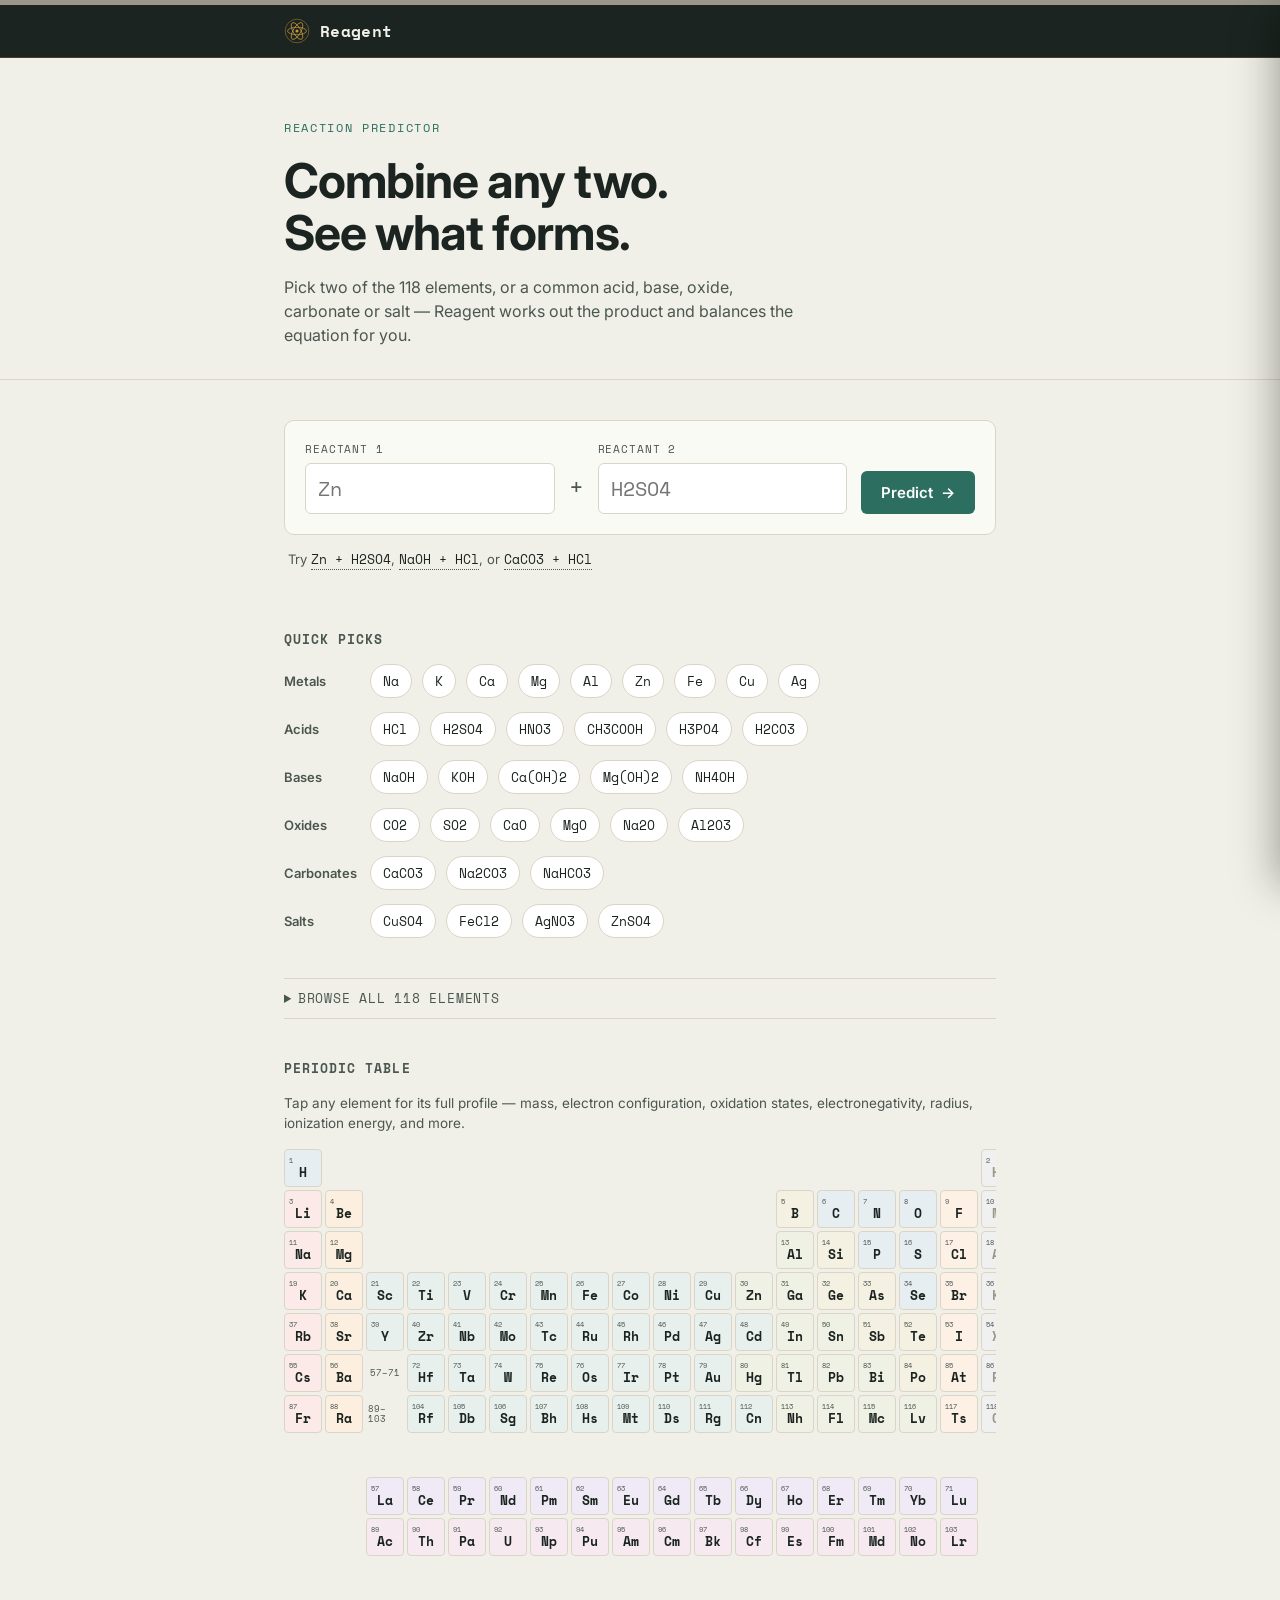
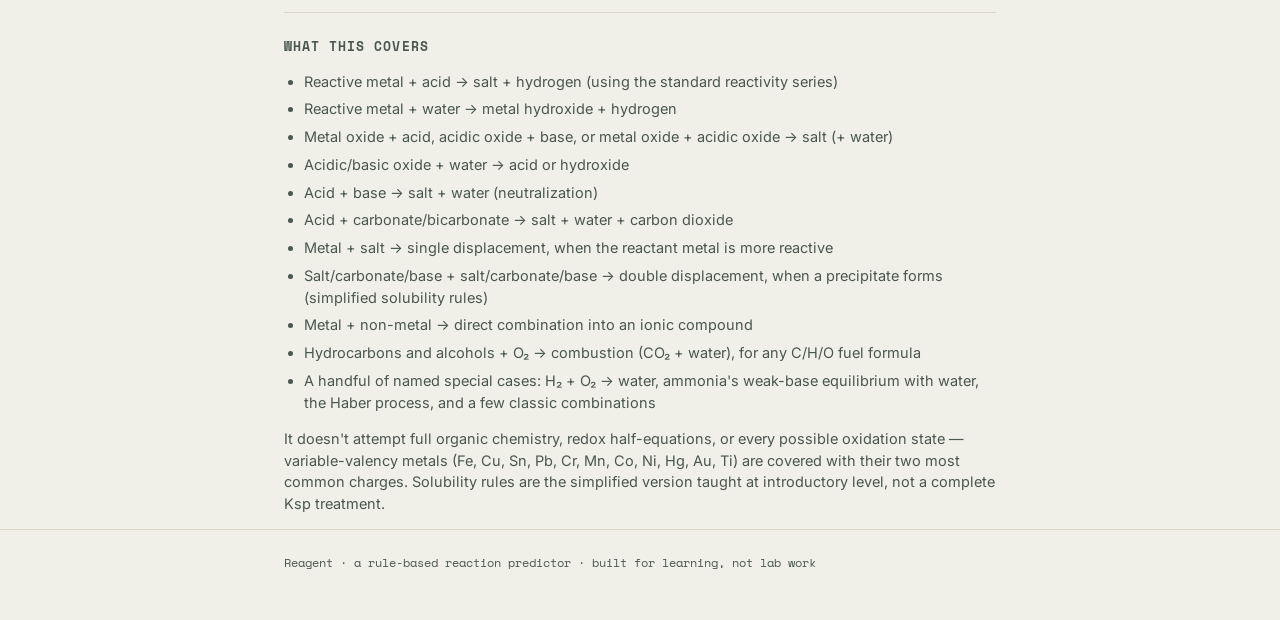
<file: index.html>
<!DOCTYPE html>
<html lang="en">
<head>
<meta charset="UTF-8">
<meta name="viewport" content="width=device-width, initial-scale=1.0">
<title>Reagent — reaction predictor</title>
<meta name="description" content="Combine any two elements or compounds and see the balanced reaction they form.">
<link rel="preconnect" href="https://fonts.googleapis.com">
<link rel="preconnect" href="https://fonts.gstatic.com" crossorigin>
<link href="https://fonts.googleapis.com/css2?family=Space+Mono:wght@400;700&family=Inter:wght@400;500;600;700&display=swap" rel="stylesheet">
<link rel="stylesheet" href="styles.css">
</head>
<body>

<div class="indicator-rail" id="indicatorRail" aria-hidden="true"></div>

<header class="top-nav">
  <div class="top-nav-inner">
    <a href="index.html" class="brand">
      <svg class="brand-mark" width="26" height="26" viewBox="0 0 44 44" aria-hidden="true">
        <circle cx="22" cy="22" r="20" fill="none" stroke="var(--gold)" stroke-width="1.4" opacity="0.55"/>
        <circle cx="22" cy="22" r="2.6" fill="var(--gold)"/>
        <ellipse cx="22" cy="22" rx="16" ry="6.4" fill="none" stroke="var(--gold)" stroke-width="1.3" transform="rotate(0 22 22)"/>
        <ellipse cx="22" cy="22" rx="16" ry="6.4" fill="none" stroke="var(--gold)" stroke-width="1.3" transform="rotate(60 22 22)"/>
        <ellipse cx="22" cy="22" rx="16" ry="6.4" fill="none" stroke="var(--gold)" stroke-width="1.3" transform="rotate(120 22 22)"/>
      </svg>
      <span class="brand-name">Reagent</span>
    </a>
    <button class="hamburger" id="hamburgerBtn" aria-label="Open menu" aria-expanded="false" aria-controls="siteDrawer">
      <span></span><span></span><span></span>
    </button>
  </div>
</header>

<div class="drawer-overlay" id="drawerOverlay" hidden></div>
<nav class="drawer" id="siteDrawer" aria-hidden="true">
  <div class="drawer-head">
    <span class="drawer-title">Menu</span>
    <button class="drawer-close" id="drawerCloseBtn" aria-label="Close menu">✕</button>
  </div>
  <div class="drawer-body">
    <a href="index.html" class="drawer-link">Home</a>

    <div class="drawer-section">
      <button class="drawer-section-toggle" aria-expanded="false">
        <span>Atomic Structure</span><span class="chev">⌄</span>
      </button>
      <div class="drawer-submenu-wrap"><div class="drawer-submenu">
        <a href="electronic-configuration.html">Electronic Configuration</a>
        <a href="subshell-orbital-concept.html">Subshell &amp; Orbital Concept</a>
        <a href="atomic-number.html">Atomic Number</a>
        <a href="isotope.html">Isotope</a>
        <a href="isotone.html">Isotone</a>
        <a href="isobar.html">Isobar</a>
        <a href="isomer.html">Isomer</a>
      </div></div>
    </div>

    <div class="drawer-section">
      <button class="drawer-section-toggle" aria-expanded="false">
        <span>Periodic Table</span><span class="chev">⌄</span>
      </button>
      <div class="drawer-submenu-wrap"><div class="drawer-submenu">
        <a href="doberiner-triad-law.html">D&ouml;bereiner's Triad Law</a>
        <a href="newland-octave-rule.html">Newland's Octave Rule</a>
        <a href="mendeleev-periodic-table.html">Mendeleev's Periodic Table</a>
        <a href="modern-periodic-table.html">Modern Periodic Table</a>
      </div></div>
    </div>

    <a href="contact.html" class="drawer-link">Contact</a>
    <div class="drawer-section">
      <button class="drawer-section-toggle" aria-expanded="false">
        <span>Game</span><span class="chev">⌄</span>
      </button>
      <div class="drawer-submenu-wrap"><div class="drawer-submenu">
        <button type="button" id="gameMenuBtn">Tic Tac Toe</button>
      </div></div>
    </div>
  </div>
</nav>

<div class="modal-overlay" id="gameModalOverlay" hidden>
  <div class="modal game-modal" id="gameModal" role="dialog" aria-modal="true" aria-labelledby="gameTitle">
    <button class="modal-close" id="gameModalClose" aria-label="Close">✕</button>
    <div class="game-head">
      <span class="info-kicker">Mini game</span>
      <h2 class="game-title" id="gameTitle">Tic Tac Toe</h2>
    </div>

    <div class="game-modes">
      <button type="button" class="game-mode-btn active" data-mode="single">Single Player</button>
      <button type="button" class="game-mode-btn" data-mode="two">Two Player</button>
    </div>

    <div class="game-status" id="gameStatus">Your turn — <span class="mark-label mark-label-x">X</span></div>

    <div class="game-board-wrap" id="gameBoardWrap">
      <div class="game-board" id="gameBoard"></div>
      <svg class="win-line-svg" id="winLineSvg"></svg>
    </div>

    <div class="game-footer">
      <div class="game-score">
        <span><span class="mark-label mark-label-x">X</span> <span id="scoreX">0</span></span>
        <span>Draws <span id="scoreD">0</span></span>
        <span><span class="mark-label mark-label-o">O</span> <span id="scoreO">0</span></span>
      </div>
      <button type="button" class="predict-btn game-reset-btn" id="gameResetBtn">New round</button>
    </div>
  </div>
</div>


<header class="site-header">
  <div class="wrap">
    <span class="eyebrow">Reaction Predictor</span>
    <h1>Combine any two.<br>See what forms.</h1>
    <p class="lede">Pick two of the 118 elements, or a common acid, base, oxide, carbonate or salt — Reagent works out the product and balances the equation for you.</p>
  </div>
</header>

<main class="wrap">

  <section class="equation-card" aria-label="Reaction input">
    <div class="equation-bar">
      <div class="field">
        <label for="inputA">Reactant 1</label>
        <input id="inputA" type="text" list="compoundList" placeholder="Zn" autocomplete="off" spellcheck="false">
      </div>
      <span class="operator">+</span>
      <div class="field">
        <label for="inputB">Reactant 2</label>
        <input id="inputB" type="text" list="compoundList" placeholder="H2SO4" autocomplete="off" spellcheck="false">
      </div>
      <button id="predictBtn" class="predict-btn">Predict <span class="arrow">→</span></button>
    </div>
    <datalist id="compoundList"></datalist>
    <p class="hint">Try <button class="hint-fill" data-a="Zn" data-b="H2SO4">Zn + H2SO4</button>, <button class="hint-fill" data-a="NaOH" data-b="HCl">NaOH + HCl</button>, or <button class="hint-fill" data-a="CaCO3" data-b="HCl">CaCO3 + HCl</button></p>
  </section>

  <section id="resultSection" class="result-card" hidden aria-live="polite">
    <div class="result-strip" id="resultStrip"></div>
    <div class="result-body">
      <div class="result-equation" id="resultEquation"></div>
      <div class="result-meta">
        <span class="result-label" id="resultLabel"></span>
        <p class="result-note" id="resultNote"></p>
      </div>
    </div>
  </section>

  <section class="picker-section">
    <h2 class="section-title">Quick picks</h2>
    <div class="picker-groups" id="pickerGroups"></div>
  </section>

  <section class="browser-section">
    <details id="elementDetails">
      <summary>Browse all 118 elements</summary>
      <div class="element-grid" id="elementGrid"></div>
    </details>
  </section>

  <section class="periodic-section">
    <h2 class="section-title">Periodic table</h2>
    <p class="periodic-hint">Tap any element for its full profile — mass, electron configuration, oxidation states, electronegativity, radius, ionization energy, and more.</p>
    <div class="periodic-scroll">
      <div class="periodic-grid" id="periodicGrid"></div>
    </div>
  </section>

  <section class="scope-note">
    <h2 class="section-title">What this covers</h2>
    <ul>
      <li>Reactive metal + acid → salt + hydrogen (using the standard reactivity series)</li>
      <li>Reactive metal + water → metal hydroxide + hydrogen</li>
      <li>Metal oxide + acid, acidic oxide + base, or metal oxide + acidic oxide → salt (+ water)</li>
      <li>Acidic/basic oxide + water → acid or hydroxide</li>
      <li>Acid + base → salt + water (neutralization)</li>
      <li>Acid + carbonate/bicarbonate → salt + water + carbon dioxide</li>
      <li>Metal + salt → single displacement, when the reactant metal is more reactive</li>
      <li>Salt/carbonate/base + salt/carbonate/base → double displacement, when a precipitate forms (simplified solubility rules)</li>
      <li>Metal + non-metal → direct combination into an ionic compound</li>
      <li>Hydrocarbons and alcohols + O₂ → combustion (CO₂ + water), for any C/H/O fuel formula</li>
      <li>A handful of named special cases: H₂ + O₂ → water, ammonia's weak-base equilibrium with water, the Haber process, and a few classic combinations</li>
    </ul>
    <p>It doesn't attempt full organic chemistry, redox half-equations, or every possible oxidation state — variable-valency metals (Fe, Cu, Sn, Pb, Cr, Mn, Co, Ni, Hg, Au, Ti) are covered with their two most common charges. Solubility rules are the simplified version taught at introductory level, not a complete Ksp treatment.</p>
  </section>

</main>

<footer class="site-footer">
  <div class="wrap">Reagent · a rule-based reaction predictor · built for learning, not lab work</div>
</footer>

<div class="modal-overlay" id="modalOverlay" hidden>
  <div class="modal" role="dialog" aria-modal="true" aria-labelledby="modalName">
    <button class="modal-close" id="modalClose" aria-label="Close">✕</button>
    <div class="modal-head">
      <span class="modal-symbol" id="modalSymbol"></span>
      <div>
        <div class="modal-name" id="modalName"></div>
        <div class="modal-cat" id="modalCat"></div>
      </div>
    </div>
    <div class="modal-grid" id="modalGrid"></div>
  </div>
</div>

<script src="chem.js"></script>
<script src="periodic-data.js"></script>
<script src="nav.js"></script>
<script src="game.js"></script>
<script src="app.js"></script>
</body>
</html>
</file>
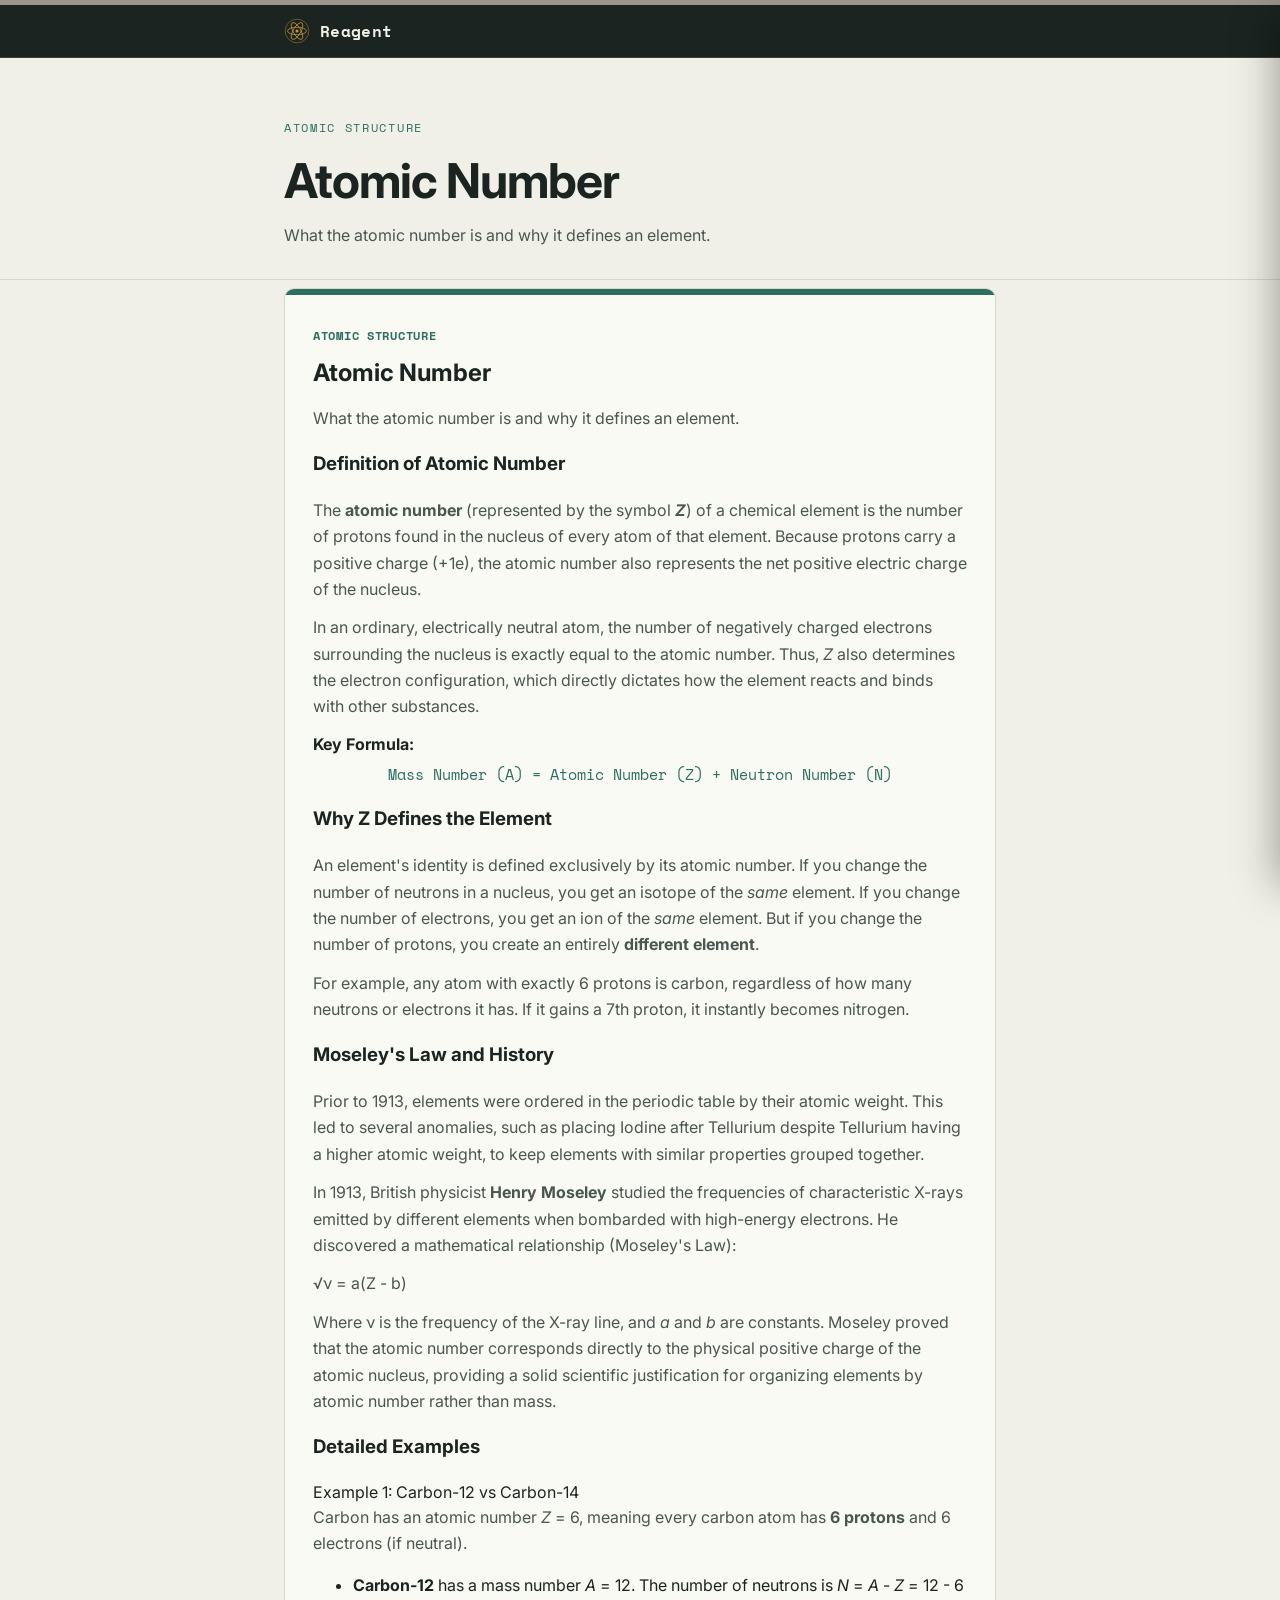
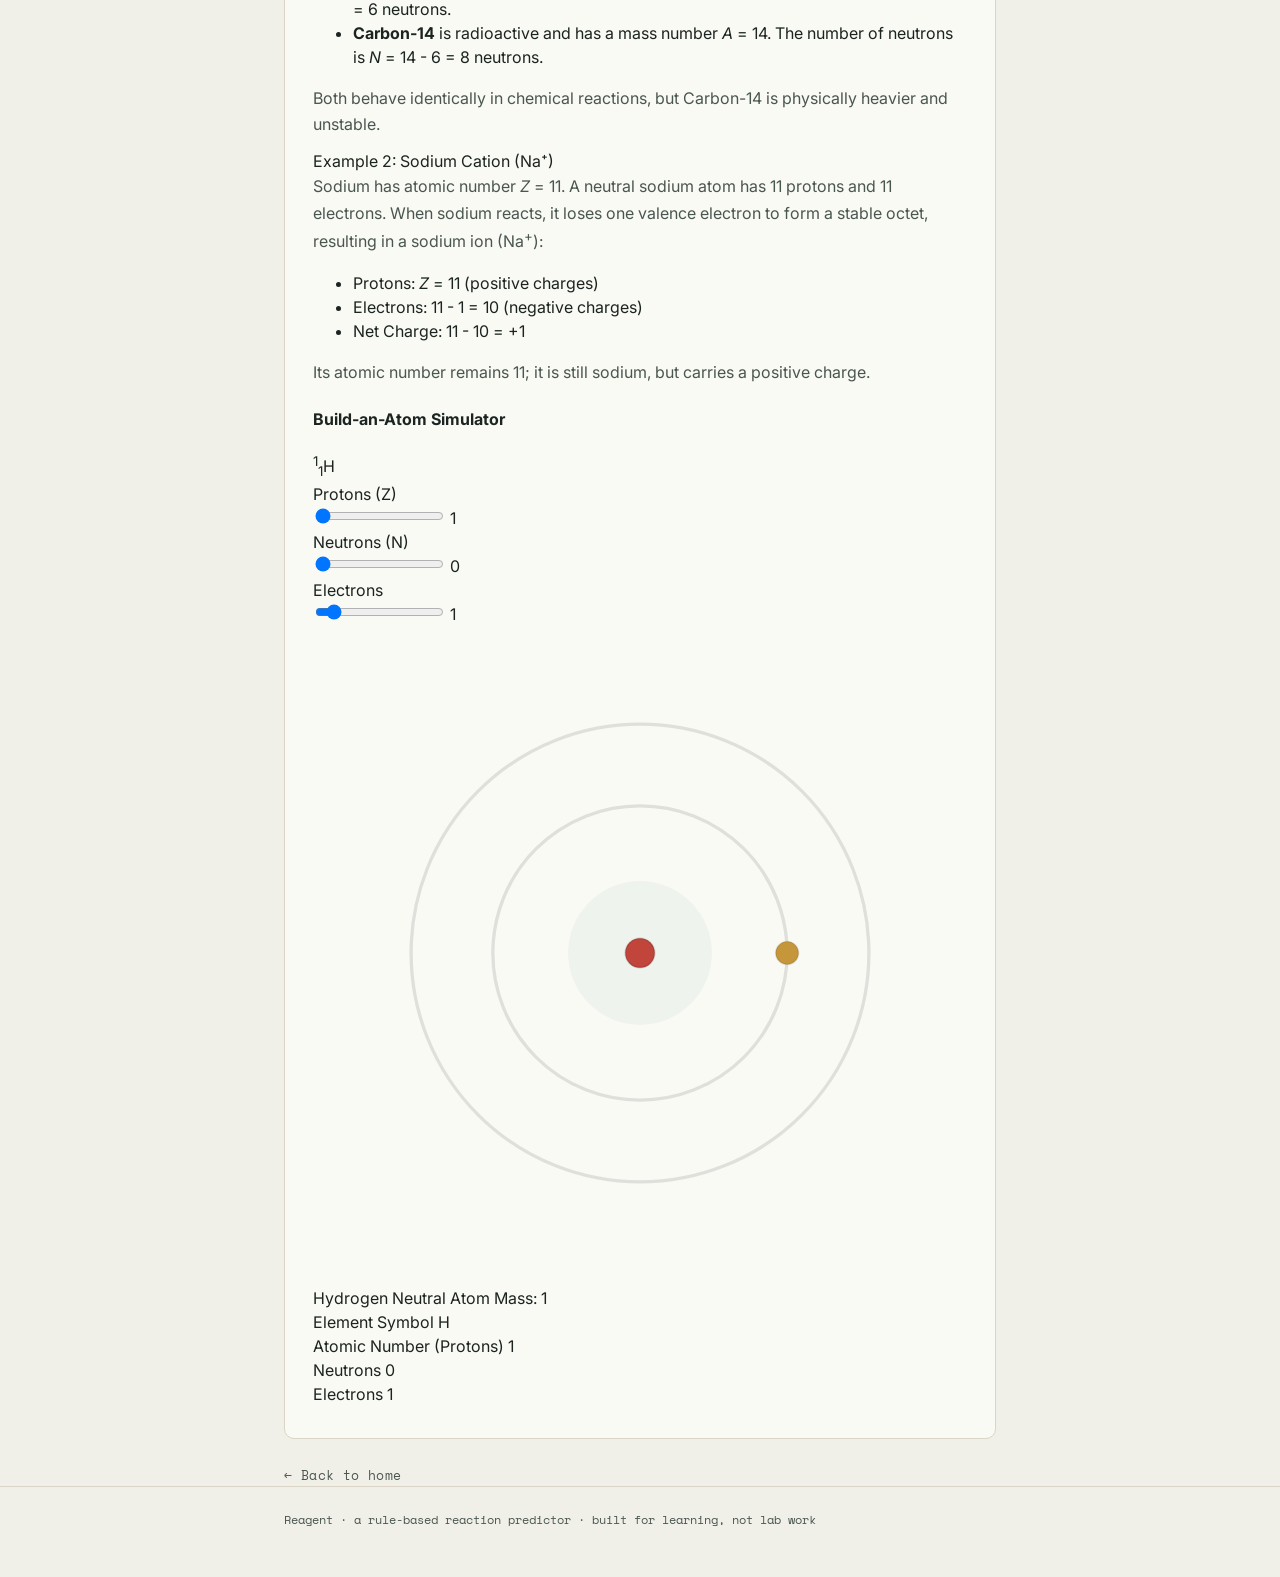
<file: atomic-number.html>
<!DOCTYPE html>
<html lang="en">
<head>
<meta charset="UTF-8">
<meta name="viewport" content="width=device-width, initial-scale=1.0">
<title>Atomic Number — Reagent</title>
<meta name="description" content="What the atomic number is and why it defines an element.">
<link rel="preconnect" href="https://fonts.googleapis.com">
<link rel="preconnect" href="https://fonts.gstatic.com" crossorigin>
<link href="https://fonts.googleapis.com/css2?family=Space+Mono:wght@400;700&family=Inter:wght@400;500;600;700&display=swap" rel="stylesheet">
<link rel="stylesheet" href="styles.css">
</head>
<body>

<div class="indicator-rail" aria-hidden="true"></div>

<header class="top-nav">
  <div class="top-nav-inner">
    <a href="index.html" class="brand">
      <svg class="brand-mark" width="26" height="26" viewBox="0 0 44 44" aria-hidden="true">
        <circle cx="22" cy="22" r="20" fill="none" stroke="var(--gold)" stroke-width="1.4" opacity="0.55"/>
        <circle cx="22" cy="22" r="2.6" fill="var(--gold)"/>
        <ellipse cx="22" cy="22" rx="16" ry="6.4" fill="none" stroke="var(--gold)" stroke-width="1.3" transform="rotate(0 22 22)"/>
        <ellipse cx="22" cy="22" rx="16" ry="6.4" fill="none" stroke="var(--gold)" stroke-width="1.3" transform="rotate(60 22 22)"/>
        <ellipse cx="22" cy="22" rx="16" ry="6.4" fill="none" stroke="var(--gold)" stroke-width="1.3" transform="rotate(120 22 22)"/>
      </svg>
      <span class="brand-name">Reagent</span>
    </a>
    <button class="hamburger" id="hamburgerBtn" aria-label="Open menu" aria-expanded="false" aria-controls="siteDrawer">
      <span></span><span></span><span></span>
    </button>
  </div>
</header>

<div class="drawer-overlay" id="drawerOverlay" hidden></div>
<nav class="drawer" id="siteDrawer" aria-hidden="true">
  <div class="drawer-head">
    <span class="drawer-title">Menu</span>
    <button class="drawer-close" id="drawerCloseBtn" aria-label="Close menu">✕</button>
  </div>
  <div class="drawer-body">
    <a href="index.html" class="drawer-link">Home</a>

    <div class="drawer-section">
      <button class="drawer-section-toggle" aria-expanded="false">
        <span>Atomic Structure</span><span class="chev">⌄</span>
      </button>
      <div class="drawer-submenu-wrap"><div class="drawer-submenu">
        <a href="electronic-configuration.html">Electronic Configuration</a>
        <a href="subshell-orbital-concept.html">Subshell &amp; Orbital Concept</a>
        <a href="atomic-number.html">Atomic Number</a>
        <a href="isotope.html">Isotope</a>
        <a href="isotone.html">Isotone</a>
        <a href="isobar.html">Isobar</a>
        <a href="isomer.html">Isomer</a>
      </div></div>
    </div>

    <div class="drawer-section">
      <button class="drawer-section-toggle" aria-expanded="false">
        <span>Periodic Table</span><span class="chev">⌄</span>
      </button>
      <div class="drawer-submenu-wrap"><div class="drawer-submenu">
        <a href="doberiner-triad-law.html">D&ouml;bereiner's Triad Law</a>
        <a href="newland-octave-rule.html">Newland's Octave Rule</a>
        <a href="mendeleev-periodic-table.html">Mendeleev's Periodic Table</a>
        <a href="modern-periodic-table.html">Modern Periodic Table</a>
      </div></div>
    </div>

    <a href="contact.html" class="drawer-link">Contact</a>
  </div>
</nav>

<header class="site-header">
  <div class="wrap">
    <span class="eyebrow">Atomic Structure</span>
    <h1>Atomic Number</h1>
    <p class="lede">What the atomic number is and why it defines an element.</p>
  </div>
</header>

<main class="wrap">
  <section class="info-card">
    <div class="info-strip"></div>
    <div class="info-body">
      <span class="info-kicker">Atomic Structure</span>
      <h2>Atomic Number</h2>
      <p class="lede">What the atomic number is and why it defines an element.</p>

      <div class="concept-section">
        <h3>Definition of Atomic Number</h3>
        <p>The <strong>atomic number</strong> (represented by the symbol <strong><i>Z</i></strong>) of a chemical element is the number of protons found in the nucleus of every atom of that element. Because protons carry a positive charge (+1e), the atomic number also represents the net positive electric charge of the nucleus.</p>
        <p>In an ordinary, electrically neutral atom, the number of negatively charged electrons surrounding the nucleus is exactly equal to the atomic number. Thus, <i>Z</i> also determines the electron configuration, which directly dictates how the element reacts and binds with other substances.</p>
        
        <div class="theory-block">
          <strong>Key Formula:</strong>
          <p style="margin: 6px 0 0; font-family: var(--mono); font-size: 15px; text-align: center; color: var(--teal)">
            Mass Number (A) = Atomic Number (Z) + Neutron Number (N)
          </p>
        </div>
      </div>

      <div class="concept-section">
        <h3>Why Z Defines the Element</h3>
        <p>An element's identity is defined exclusively by its atomic number. If you change the number of neutrons in a nucleus, you get an isotope of the <em>same</em> element. If you change the number of electrons, you get an ion of the <em>same</em> element. But if you change the number of protons, you create an entirely <strong>different element</strong>.</p>
        <p>For example, any atom with exactly 6 protons is carbon, regardless of how many neutrons or electrons it has. If it gains a 7th proton, it instantly becomes nitrogen.</p>
      </div>

      <div class="concept-section">
        <h3>Moseley's Law and History</h3>
        <p>Prior to 1913, elements were ordered in the periodic table by their atomic weight. This led to several anomalies, such as placing Iodine after Tellurium despite Tellurium having a higher atomic weight, to keep elements with similar properties grouped together.</p>
        <p>In 1913, British physicist <strong>Henry Moseley</strong> studied the frequencies of characteristic X-rays emitted by different elements when bombarded with high-energy electrons. He discovered a mathematical relationship (Moseley's Law):</p>
        <p class="formula">√ν = a(Z - b)</p>
        <p>Where ν is the frequency of the X-ray line, and <i>a</i> and <i>b</i> are constants. Moseley proved that the atomic number corresponds directly to the physical positive charge of the atomic nucleus, providing a solid scientific justification for organizing elements by atomic number rather than mass.</p>
      </div>

      <div class="concept-section">
        <h3>Detailed Examples</h3>
        
        <div class="example-card">
          <span class="example-card-title">Example 1: Carbon-12 vs Carbon-14</span>
          <p>Carbon has an atomic number <i>Z</i> = 6, meaning every carbon atom has <strong>6 protons</strong> and 6 electrons (if neutral).</p>
          <ul class="concept-list">
            <li><strong>Carbon-12</strong> has a mass number <i>A</i> = 12. The number of neutrons is <i>N</i> = <i>A</i> - <i>Z</i> = 12 - 6 = 6 neutrons.</li>
            <li><strong>Carbon-14</strong> is radioactive and has a mass number <i>A</i> = 14. The number of neutrons is <i>N</i> = 14 - 6 = 8 neutrons.</li>
          </ul>
          <p>Both behave identically in chemical reactions, but Carbon-14 is physically heavier and unstable.</p>
        </div>

        <div class="example-card">
          <span class="example-card-title">Example 2: Sodium Cation (Na⁺)</span>
          <p>Sodium has atomic number <i>Z</i> = 11. A neutral sodium atom has 11 protons and 11 electrons. When sodium reacts, it loses one valence electron to form a stable octet, resulting in a sodium ion (Na<sup>+</sup>):</p>
          <ul class="concept-list">
            <li>Protons: <i>Z</i> = 11 (positive charges)</li>
            <li>Electrons: 11 - 1 = 10 (negative charges)</li>
            <li>Net Charge: 11 - 10 = +1</li>
          </ul>
          <p>Its atomic number remains 11; it is still sodium, but carries a positive charge.</p>
        </div>
      </div>

      <div class="science-widget" id="atomWidget">
        <div class="widget-header">
          <h4 class="widget-title">Build-an-Atom Simulator</h4>
          <span class="widget-badge" id="isotopeSym">¹H</span>
        </div>
        <div class="widget-body">
          <div class="widget-controls">
            <div class="widget-field">
              <label for="slideProtons">Protons (Z)</label>
              <div class="widget-slider-row">
                <input type="range" id="slideProtons" min="1" max="10" value="1" class="widget-slider">
                <span id="valProtons" class="widget-slider-val">1</span>
              </div>
            </div>
            <div class="widget-field">
              <label for="slideNeutrons">Neutrons (N)</label>
              <div class="widget-slider-row">
                <input type="range" id="slideNeutrons" min="0" max="12" value="0" class="widget-slider">
                <span id="valNeutrons" class="widget-slider-val">0</span>
              </div>
            </div>
            <div class="widget-field">
              <label for="slideElectrons">Electrons</label>
              <div class="widget-slider-row">
                <input type="range" id="slideElectrons" min="0" max="10" value="1" class="widget-slider">
                <span id="valElectrons" class="widget-slider-val">1</span>
              </div>
            </div>
          </div>

          <div class="atom-visualizer-container">
            <div class="atom-svg-wrap">
              <svg id="atomSvg" viewBox="0 0 200 200" width="100%" height="100%">
                <!-- Shell 2 -->
                <circle cx="100" cy="100" r="70" fill="none" stroke="rgba(27,36,32,0.12)" stroke-width="1"/>
                <!-- Shell 1 -->
                <circle cx="100" cy="100" r="45" fill="none" stroke="rgba(27,36,32,0.12)" stroke-width="1"/>
                
                <!-- Nucleus Glow -->
                <circle cx="100" cy="100" r="22" fill="rgba(44, 110, 95, 0.05)"/>
                
                <!-- Dynamic group for nucleons and electrons -->
                <g id="nucleonsGroup"></g>
                <g id="electronsGroup"></g>
              </svg>
            </div>

            <div class="atom-stats-banner">
              <span class="atom-stat-pill" id="statElement">Hydrogen</span>
              <span class="atom-stat-pill" id="statCharge">Neutral Atom</span>
              <span class="atom-stat-pill" id="statMass">Mass: 1</span>
            </div>
          </div>

          <div class="widget-output-panel">
            <div class="widget-row">
              <span class="widget-row-label">Element Symbol</span>
              <span class="widget-row-val" id="outSymbol">H</span>
            </div>
            <div class="widget-row">
              <span class="widget-row-label">Atomic Number (Protons)</span>
              <span class="widget-row-val" id="outZ">1</span>
            </div>
            <div class="widget-row">
              <span class="widget-row-label">Neutrons</span>
              <span class="widget-row-val" id="outN">0</span>
            </div>
            <div class="widget-row" style="border-bottom:none">
              <span class="widget-row-label">Electrons</span>
              <span class="widget-row-val" id="outE">1</span>
            </div>
          </div>
        </div>
      </div>

    </div>
  </section>
  <a href="index.html" class="back-link">&larr; Back to home</a>
</main>

<script>
  document.addEventListener("DOMContentLoaded", () => {
    const pSlider = document.getElementById("slideProtons");
    const nSlider = document.getElementById("slideNeutrons");
    const eSlider = document.getElementById("slideElectrons");

    const pVal = document.getElementById("valProtons");
    const nVal = document.getElementById("valNeutrons");
    const eVal = document.getElementById("valElectrons");

    const elements = [
      { z: 1, sym: "H", name: "Hydrogen" },
      { z: 2, sym: "He", name: "Helium" },
      { z: 3, sym: "Li", name: "Lithium" },
      { z: 4, sym: "Be", name: "Beryllium" },
      { z: 5, sym: "B", name: "Boron" },
      { z: 6, sym: "C", name: "Carbon" },
      { z: 7, sym: "N", name: "Nitrogen" },
      { z: 8, sym: "O", name: "Oxygen" },
      { z: 9, sym: "F", name: "Fluorine" },
      { z: 10, sym: "Ne", name: "Neon" }
    ];

    function updateAtom() {
      const p = parseInt(pSlider.value);
      const n = parseInt(nSlider.value);
      const e = parseInt(slideElectrons.value);

      pVal.textContent = p;
      nVal.textContent = n;
      eVal.textContent = e;

      const el = elements[p - 1];
      const mass = p + n;
      const charge = p - e;

      // Update Labels
      document.getElementById("outSymbol").textContent = el.sym;
      document.getElementById("outZ").textContent = p;
      document.getElementById("outN").textContent = n;
      document.getElementById("outE").textContent = e;
      document.getElementById("statMass").textContent = "Mass: " + mass;
      document.getElementById("statElement").textContent = el.name;

      const chargePill = document.getElementById("statCharge");
      if (charge === 0) {
        chargePill.textContent = "Neutral Atom";
        chargePill.className = "atom-stat-pill neutral";
      } else if (charge > 0) {
        chargePill.textContent = "Positive Ion (+" + charge + ")";
        chargePill.className = "atom-stat-pill positive";
      } else {
        chargePill.textContent = "Negative Ion (" + charge + ")";
        chargePill.className = "atom-stat-pill negative";
      }

      const chargeSup = charge === 0 ? "" : (charge > 0 ? "+" + (charge === 1 ? "" : charge) : charge);
      document.getElementById("isotopeSym").innerHTML = `<sup>${mass}</sup><sub>${p}</sub>${el.sym}<sup>${chargeSup}</sup>`;

      // Render Nucleus
      const nucleonsGrp = document.getElementById("nucleonsGroup");
      nucleonsGrp.innerHTML = "";

      // Distribute nucleons randomly but clumped in center
      const particles = [];
      for (let i = 0; i < p; i++) particles.push({ type: "proton", color: "var(--red)" });
      for (let i = 0; i < n; i++) particles.push({ type: "neutron", color: "var(--grey)" });

      // Deterministic seed placement
      particles.forEach((part, index) => {
        const angle = (index * 2.3999) * (180 / Math.PI); // golden ratio spiral
        const dist = Math.min(15, Math.sqrt(index) * 4);
        const x = 100 + dist * Math.cos(angle);
        const y = 100 + dist * Math.sin(angle);

        const circle = document.createElementNS("http://www.w3.org/2000/svg", "circle");
        circle.setAttribute("cx", String(x));
        circle.setAttribute("cy", String(y));
        circle.setAttribute("r", "4.5");
        circle.setAttribute("fill", part.color);
        circle.setAttribute("stroke", "rgba(0,0,0,0.15)");
        circle.setAttribute("stroke-width", "0.5");
        
        const title = document.createElementNS("http://www.w3.org/2000/svg", "title");
        title.textContent = part.type;
        circle.appendChild(title);
        
        nucleonsGrp.appendChild(circle);
      });

      // Render Electrons
      const electronsGrp = document.getElementById("electronsGroup");
      electronsGrp.innerHTML = "";

      const shell1Count = Math.min(e, 2);
      const shell2Count = Math.max(0, e - 2);

      // Shell 1 (radius 45)
      for (let i = 0; i < shell1Count; i++) {
        const angle = (i * (360 / shell1Count)) * (Math.PI / 180);
        const x = 100 + 45 * Math.cos(angle);
        const y = 100 + 45 * Math.sin(angle);

        const circle = document.createElementNS("http://www.w3.org/2000/svg", "circle");
        circle.setAttribute("cx", String(x));
        circle.setAttribute("cy", String(y));
        circle.setAttribute("r", "3.5");
        circle.setAttribute("fill", "var(--gold)");
        circle.setAttribute("stroke", "rgba(0,0,0,0.1)");
        circle.setAttribute("stroke-width", "0.5");
        electronsGrp.appendChild(circle);
      }

      // Shell 2 (radius 70)
      for (let i = 0; i < shell2Count; i++) {
        const angle = (i * (360 / shell2Count)) * (Math.PI / 180);
        const x = 100 + 70 * Math.cos(angle);
        const y = 100 + 70 * Math.sin(angle);

        const circle = document.createElementNS("http://www.w3.org/2000/svg", "circle");
        circle.setAttribute("cx", String(x));
        circle.setAttribute("cy", String(y));
        circle.setAttribute("r", "3.5");
        circle.setAttribute("fill", "var(--gold)");
        circle.setAttribute("stroke", "rgba(0,0,0,0.1)");
        circle.setAttribute("stroke-width", "0.5");
        electronsGrp.appendChild(circle);
      }
    }

    pSlider.addEventListener("input", updateAtom);
    nSlider.addEventListener("input", updateAtom);
    eSlider.addEventListener("input", updateAtom);

    // Initial setup
    updateAtom();
  });
</script>

<footer class="site-footer">
  <div class="wrap">Reagent · a rule-based reaction predictor · built for learning, not lab work</div>
</footer>

<script src="nav.js"></script>
</body>
</html>
</file>
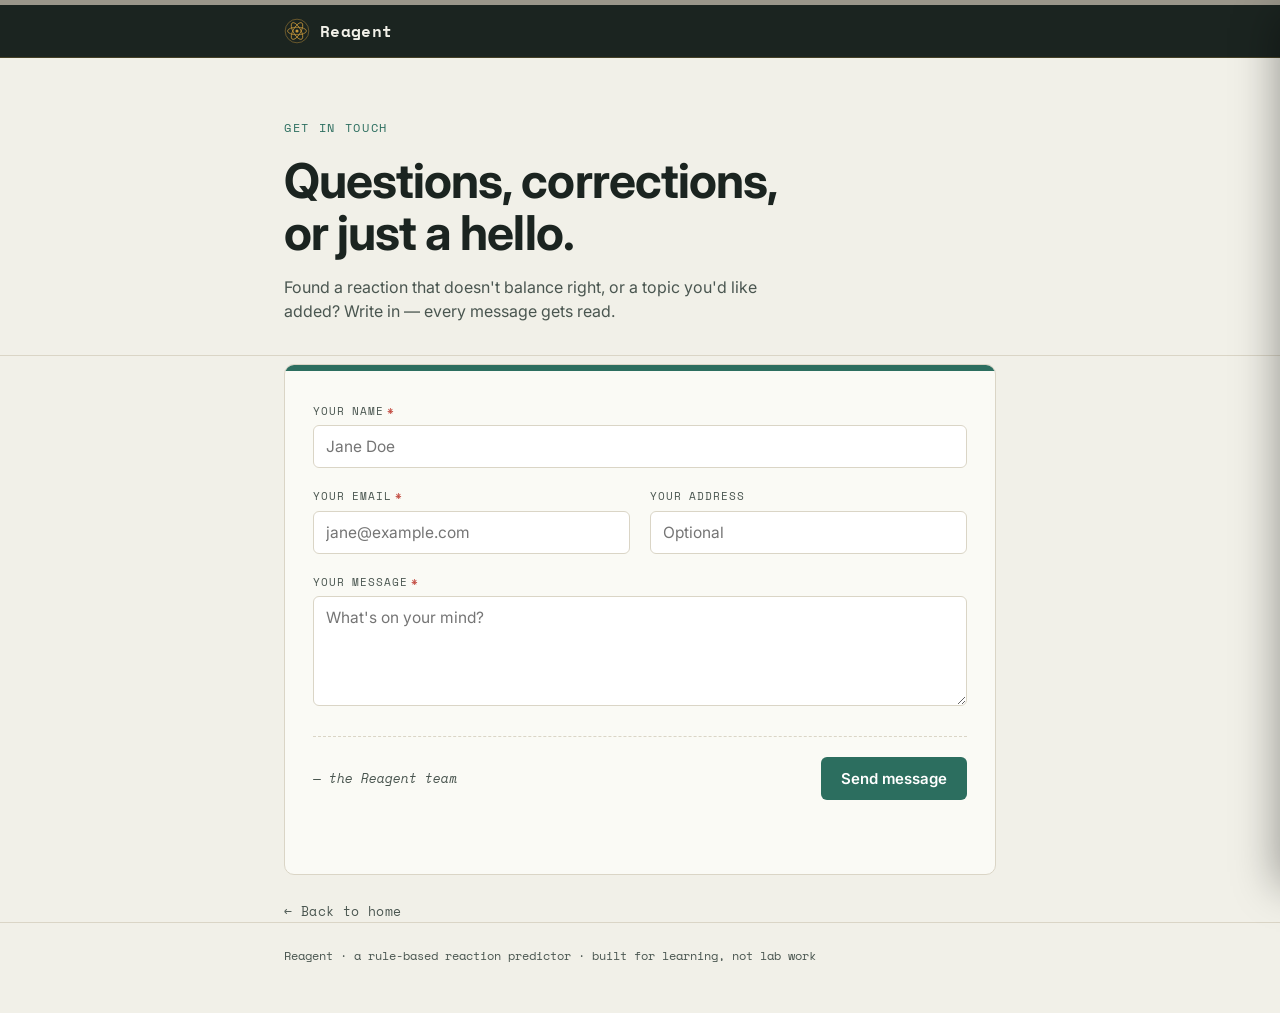
<file: contact.html>
<!DOCTYPE html>
<html lang="en">
<head>
<meta charset="UTF-8">
<meta name="viewport" content="width=device-width, initial-scale=1.0">
<title>Contact — Reagent</title>
<meta name="description" content="Get in touch — questions, feedback, or corrections.">
<link rel="preconnect" href="https://fonts.googleapis.com">
<link rel="preconnect" href="https://fonts.gstatic.com" crossorigin>
<link href="https://fonts.googleapis.com/css2?family=Space+Mono:wght@400;700&family=Inter:wght@400;500;600;700&display=swap" rel="stylesheet">
<link rel="stylesheet" href="styles.css">
</head>
<body>

<div class="indicator-rail" aria-hidden="true"></div>

<header class="top-nav">
  <div class="top-nav-inner">
    <a href="index.html" class="brand">
      <svg class="brand-mark" width="26" height="26" viewBox="0 0 44 44" aria-hidden="true">
        <circle cx="22" cy="22" r="20" fill="none" stroke="var(--gold)" stroke-width="1.4" opacity="0.55"/>
        <circle cx="22" cy="22" r="2.6" fill="var(--gold)"/>
        <ellipse cx="22" cy="22" rx="16" ry="6.4" fill="none" stroke="var(--gold)" stroke-width="1.3" transform="rotate(0 22 22)"/>
        <ellipse cx="22" cy="22" rx="16" ry="6.4" fill="none" stroke="var(--gold)" stroke-width="1.3" transform="rotate(60 22 22)"/>
        <ellipse cx="22" cy="22" rx="16" ry="6.4" fill="none" stroke="var(--gold)" stroke-width="1.3" transform="rotate(120 22 22)"/>
      </svg>
      <span class="brand-name">Reagent</span>
    </a>
    <button class="hamburger" id="hamburgerBtn" aria-label="Open menu" aria-expanded="false" aria-controls="siteDrawer">
      <span></span><span></span><span></span>
    </button>
  </div>
</header>

<div class="drawer-overlay" id="drawerOverlay" hidden></div>
<nav class="drawer" id="siteDrawer" aria-hidden="true">
  <div class="drawer-head">
    <span class="drawer-title">Menu</span>
    <button class="drawer-close" id="drawerCloseBtn" aria-label="Close menu">✕</button>
  </div>
  <div class="drawer-body">
    <a href="index.html" class="drawer-link">Home</a>

    <div class="drawer-section">
      <button class="drawer-section-toggle" aria-expanded="false">
        <span>Atomic Structure</span><span class="chev">⌄</span>
      </button>
      <div class="drawer-submenu-wrap"><div class="drawer-submenu">
        <a href="electronic-configuration.html">Electronic Configuration</a>
        <a href="subshell-orbital-concept.html">Subshell &amp; Orbital Concept</a>
        <a href="atomic-number.html">Atomic Number</a>
        <a href="isotope.html">Isotope</a>
        <a href="isotone.html">Isotone</a>
        <a href="isobar.html">Isobar</a>
        <a href="isomer.html">Isomer</a>
      </div></div>
    </div>

    <div class="drawer-section">
      <button class="drawer-section-toggle" aria-expanded="false">
        <span>Periodic Table</span><span class="chev">⌄</span>
      </button>
      <div class="drawer-submenu-wrap"><div class="drawer-submenu">
        <a href="doberiner-triad-law.html">D&ouml;bereiner's Triad Law</a>
        <a href="newland-octave-rule.html">Newland's Octave Rule</a>
        <a href="mendeleev-periodic-table.html">Mendeleev's Periodic Table</a>
        <a href="modern-periodic-table.html">Modern Periodic Table</a>
      </div></div>
    </div>

    <a href="contact.html" class="drawer-link">Contact</a>
  </div>
</nav>

<header class="site-header">
  <div class="wrap">
    <span class="eyebrow">Get in touch</span>
    <h1>Questions, corrections,<br>or just a hello.</h1>
    <p class="lede">Found a reaction that doesn't balance right, or a topic you'd like added? Write in — every message gets read.</p>
  </div>
</header>

<main class="wrap">
  <section class="info-card">
    <div class="info-strip"></div>
    <div class="info-body">
      <form id="letterForm" class="contact-form">
        <input type="checkbox" name="botcheck" class="hp" tabindex="-1" autocomplete="off">

        <div class="contact-field">
          <label for="name">Your Name<span class="req">*</span></label>
          <input type="text" id="name" name="name" placeholder="Jane Doe" required>
        </div>

        <div class="contact-two-col">
          <div class="contact-field">
            <label for="email">Your Email<span class="req">*</span></label>
            <input type="email" id="email" name="email" placeholder="jane@example.com" required>
          </div>
          <div class="contact-field">
            <label for="address">Your Address</label>
            <input type="text" id="address" name="address" placeholder="Optional">
          </div>
        </div>

        <div class="contact-field">
          <label for="message">Your Message<span class="req">*</span></label>
          <textarea id="message" name="message" placeholder="What's on your mind?" required></textarea>
        </div>

        <div class="contact-submit-row">
          <span class="contact-sig">— the Reagent team</span>
          <button type="submit" id="sendBtn" class="predict-btn">
            <span class="btnText">Send message</span>
          </button>
        </div>

        <div class="contact-status" id="statusMsg"></div>
      </form>
    </div>
  </section>
  <a href="index.html" class="back-link">&larr; Back to home</a>
</main>

<footer class="site-footer">
  <div class="wrap">Reagent · a rule-based reaction predictor · built for learning, not lab work</div>
</footer>

<script src="nav.js"></script>
<script>
  const form = document.getElementById('letterForm');
  const btn = document.getElementById('sendBtn');
  const btnText = btn.querySelector('.btnText');
  const statusMsg = document.getElementById('statusMsg');

  form.addEventListener('submit', async function (e) {
    e.preventDefault();

    btn.disabled = true;
    btnText.textContent = 'Sending…';
    statusMsg.textContent = '';
    statusMsg.className = 'contact-status';

    const formData = new FormData(form);
    formData.append('access_key', '66f1717d-49a8-4e4c-b15f-8fa64adc307f'); // <-- replace with your Web3Forms key
    formData.append('subject', 'New message from Reagent contact form');

    try {
      const res = await fetch('https://api.web3forms.com/submit', {
        method: 'POST',
        body: formData
      });
      const result = await res.json();

      if (result.success) {
        statusMsg.textContent = 'Delivered. Thank you for writing.';
        statusMsg.classList.add('ok');
        form.reset();
      } else {
        statusMsg.textContent = 'The message did not go through. Please try again.';
        statusMsg.classList.add('err');
      }
    } catch (err) {
      statusMsg.textContent = 'Something went wrong. Check your connection and try again.';
      statusMsg.classList.add('err');
    } finally {
      btn.disabled = false;
      btnText.textContent = 'Send message';
    }
  });
</script>

</body>
</html>
</file>
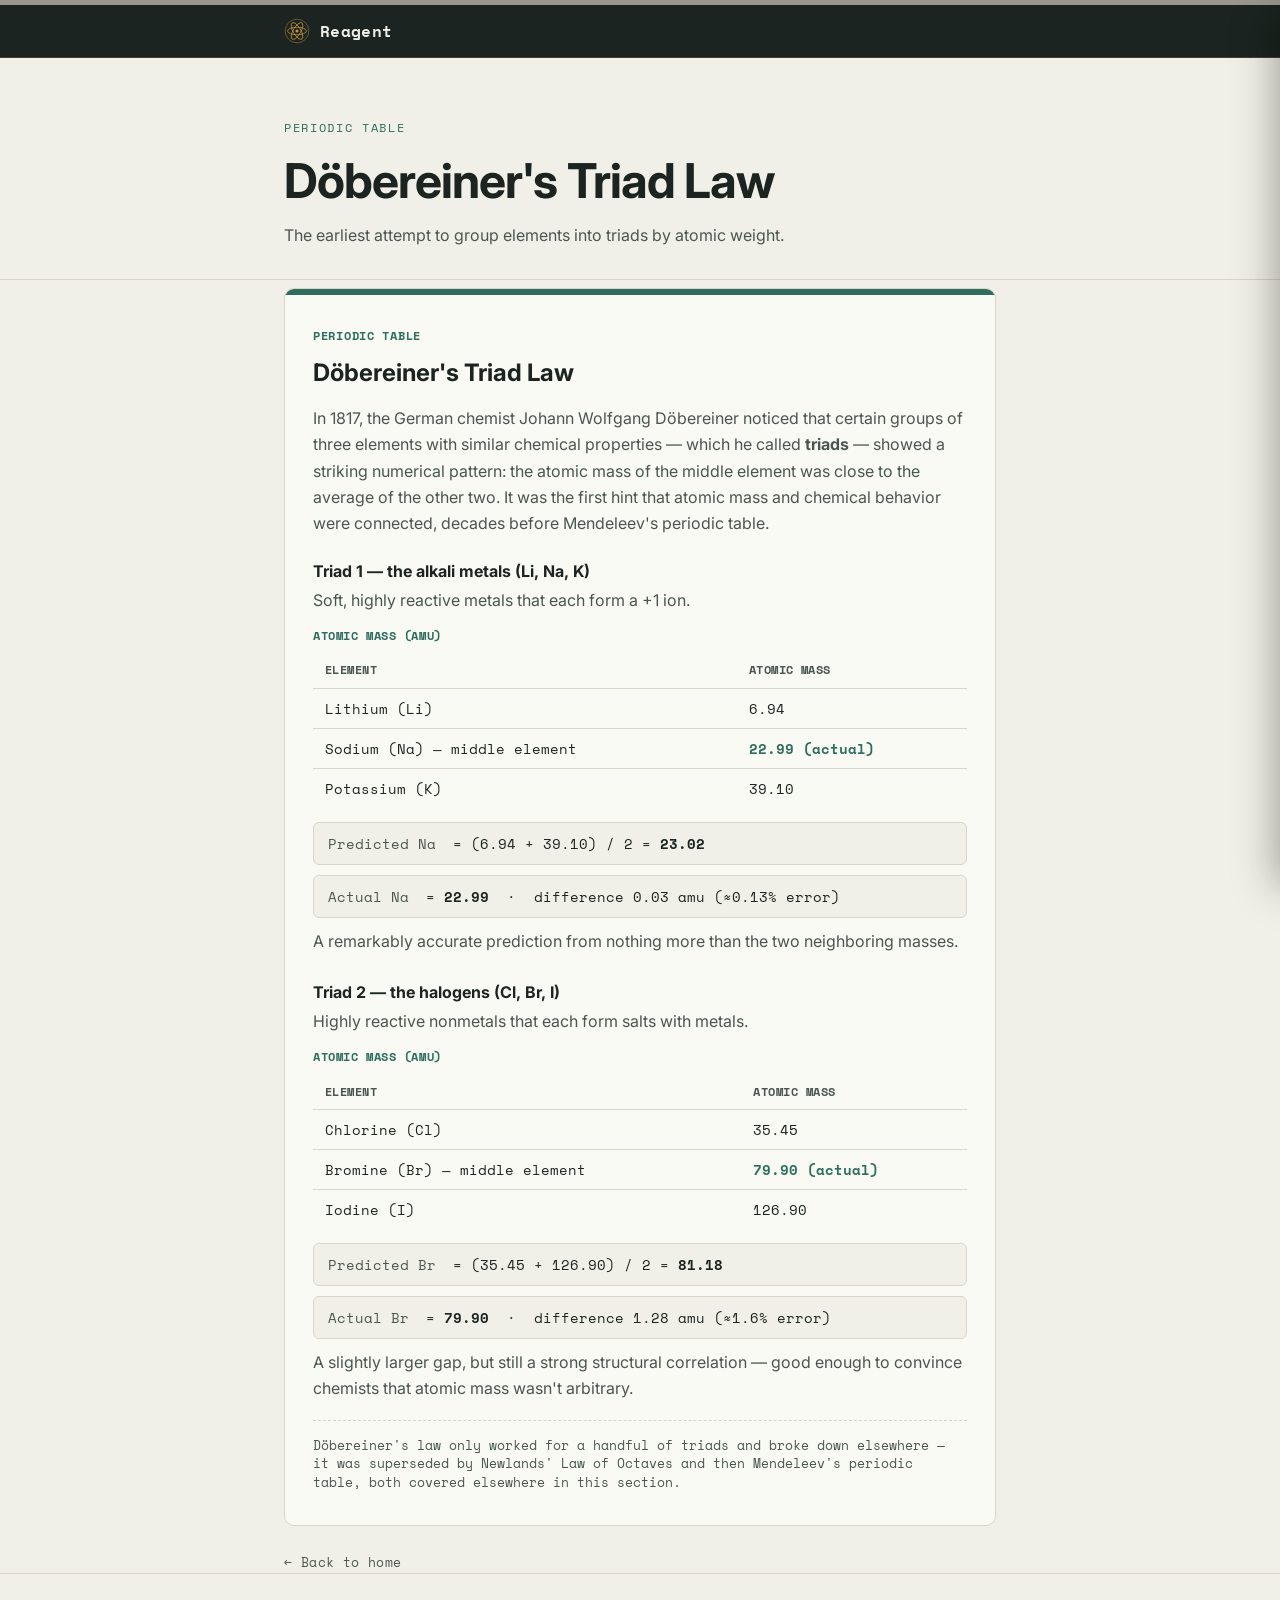
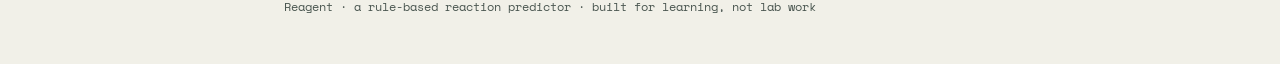
<file: doberiner-triad-law.html>
<!DOCTYPE html>
<html lang="en">
<head>
<meta charset="UTF-8">
<meta name="viewport" content="width=device-width, initial-scale=1.0">
<title>Döbereiner's Triad Law — Reagent</title>
<meta name="description" content="The earliest attempt to group elements into triads by atomic weight.">
<link rel="preconnect" href="https://fonts.googleapis.com">
<link rel="preconnect" href="https://fonts.gstatic.com" crossorigin>
<link href="https://fonts.googleapis.com/css2?family=Space+Mono:wght@400;700&family=Inter:wght@400;500;600;700&display=swap" rel="stylesheet">
<link rel="stylesheet" href="styles.css">
</head>
<body>

<div class="indicator-rail" aria-hidden="true"></div>

<header class="top-nav">
  <div class="top-nav-inner">
    <a href="index.html" class="brand">
      <svg class="brand-mark" width="26" height="26" viewBox="0 0 44 44" aria-hidden="true">
        <circle cx="22" cy="22" r="20" fill="none" stroke="var(--gold)" stroke-width="1.4" opacity="0.55"/>
        <circle cx="22" cy="22" r="2.6" fill="var(--gold)"/>
        <ellipse cx="22" cy="22" rx="16" ry="6.4" fill="none" stroke="var(--gold)" stroke-width="1.3" transform="rotate(0 22 22)"/>
        <ellipse cx="22" cy="22" rx="16" ry="6.4" fill="none" stroke="var(--gold)" stroke-width="1.3" transform="rotate(60 22 22)"/>
        <ellipse cx="22" cy="22" rx="16" ry="6.4" fill="none" stroke="var(--gold)" stroke-width="1.3" transform="rotate(120 22 22)"/>
      </svg>
      <span class="brand-name">Reagent</span>
    </a>
    <button class="hamburger" id="hamburgerBtn" aria-label="Open menu" aria-expanded="false" aria-controls="siteDrawer">
      <span></span><span></span><span></span>
    </button>
  </div>
</header>

<div class="drawer-overlay" id="drawerOverlay" hidden></div>
<nav class="drawer" id="siteDrawer" aria-hidden="true">
  <div class="drawer-head">
    <span class="drawer-title">Menu</span>
    <button class="drawer-close" id="drawerCloseBtn" aria-label="Close menu">✕</button>
  </div>
  <div class="drawer-body">
    <a href="index.html" class="drawer-link">Home</a>

    <div class="drawer-section">
      <button class="drawer-section-toggle" aria-expanded="false">
        <span>Atomic Structure</span><span class="chev">⌄</span>
      </button>
      <div class="drawer-submenu-wrap"><div class="drawer-submenu">
        <a href="electronic-configuration.html">Electronic Configuration</a>
        <a href="subshell-orbital-concept.html">Subshell &amp; Orbital Concept</a>
        <a href="atomic-number.html">Atomic Number</a>
        <a href="isotope.html">Isotope</a>
        <a href="isotone.html">Isotone</a>
        <a href="isobar.html">Isobar</a>
        <a href="isomer.html">Isomer</a>
      </div></div>
    </div>

    <div class="drawer-section">
      <button class="drawer-section-toggle" aria-expanded="false">
        <span>Periodic Table</span><span class="chev">⌄</span>
      </button>
      <div class="drawer-submenu-wrap"><div class="drawer-submenu">
        <a href="doberiner-triad-law.html">D&ouml;bereiner's Triad Law</a>
        <a href="newland-octave-rule.html">Newland's Octave Rule</a>
        <a href="mendeleev-periodic-table.html">Mendeleev's Periodic Table</a>
        <a href="modern-periodic-table.html">Modern Periodic Table</a>
      </div></div>
    </div>

    <a href="contact.html" class="drawer-link">Contact</a>
    <div class="drawer-section">
      <button class="drawer-section-toggle" aria-expanded="false">
        <span>Game</span><span class="chev">⌄</span>
      </button>
      <div class="drawer-submenu-wrap"><div class="drawer-submenu">
        <button type="button" id="gameMenuBtn">Tic Tac Toe</button>
      </div></div>
    </div>
  </div>
</nav>

<div class="modal-overlay" id="gameModalOverlay" hidden>
  <div class="modal game-modal" id="gameModal" role="dialog" aria-modal="true" aria-labelledby="gameTitle">
    <button class="modal-close" id="gameModalClose" aria-label="Close">✕</button>
    <div class="game-head">
      <span class="info-kicker">Mini game</span>
      <h2 class="game-title" id="gameTitle">Tic Tac Toe</h2>
    </div>

    <div class="game-modes">
      <button type="button" class="game-mode-btn active" data-mode="single">Single Player</button>
      <button type="button" class="game-mode-btn" data-mode="two">Two Player</button>
    </div>

    <div class="game-status" id="gameStatus">Your turn — <span class="mark-label mark-label-x">X</span></div>

    <div class="game-board-wrap" id="gameBoardWrap">
      <div class="game-board" id="gameBoard"></div>
      <svg class="win-line-svg" id="winLineSvg"></svg>
    </div>

    <div class="game-footer">
      <div class="game-score">
        <span><span class="mark-label mark-label-x">X</span> <span id="scoreX">0</span></span>
        <span>Draws <span id="scoreD">0</span></span>
        <span><span class="mark-label mark-label-o">O</span> <span id="scoreO">0</span></span>
      </div>
      <button type="button" class="predict-btn game-reset-btn" id="gameResetBtn">New round</button>
    </div>
  </div>
</div>


<header class="site-header">
  <div class="wrap">
    <span class="eyebrow">Periodic Table</span>
    <h1>Döbereiner's Triad Law</h1>
    <p class="lede">The earliest attempt to group elements into triads by atomic weight.</p>
  </div>
</header>

<main class="wrap">
  <section class="info-card">
    <div class="info-strip"></div>
    <div class="info-body">
      <span class="info-kicker">Periodic Table</span>
      <h2>Döbereiner's Triad Law</h2>
      <p>In 1817, the German chemist Johann Wolfgang Döbereiner noticed that certain groups of three elements with similar chemical properties — which he called <strong>triads</strong> — showed a striking numerical pattern: the atomic mass of the middle element was close to the average of the other two. It was the first hint that atomic mass and chemical behavior were connected, decades before Mendeleev's periodic table.</p>

      <h3 style="font-family:var(--sans); font-size:16px; margin:22px 0 4px;">Triad 1 — the alkali metals (Li, Na, K)</h3>
      <p>Soft, highly reactive metals that each form a +1 ion.</p>
      <table class="data-table">
        <caption>Atomic mass (amu)</caption>
        <tr><th>Element</th><th>Atomic mass</th></tr>
        <tr><td>Lithium (Li)</td><td>6.94</td></tr>
        <tr><td>Sodium (Na) — middle element</td><td class="hl">22.99 (actual)</td></tr>
        <tr><td>Potassium (K)</td><td>39.10</td></tr>
      </table>
      <div class="result-line"><span class="lbl">Predicted Na</span> = (6.94 + 39.10) / 2 = <strong>23.02</strong></div>
      <div class="result-line"><span class="lbl">Actual Na</span> = <strong>22.99</strong> &nbsp;·&nbsp; <span class="err">difference 0.03 amu (≈0.13% error)</span></div>
      <p>A remarkably accurate prediction from nothing more than the two neighboring masses.</p>

      <h3 style="font-family:var(--sans); font-size:16px; margin:26px 0 4px;">Triad 2 — the halogens (Cl, Br, I)</h3>
      <p>Highly reactive nonmetals that each form salts with metals.</p>
      <table class="data-table">
        <caption>Atomic mass (amu)</caption>
        <tr><th>Element</th><th>Atomic mass</th></tr>
        <tr><td>Chlorine (Cl)</td><td>35.45</td></tr>
        <tr><td>Bromine (Br) — middle element</td><td class="hl">79.90 (actual)</td></tr>
        <tr><td>Iodine (I)</td><td>126.90</td></tr>
      </table>
      <div class="result-line"><span class="lbl">Predicted Br</span> = (35.45 + 126.90) / 2 = <strong>81.18</strong></div>
      <div class="result-line"><span class="lbl">Actual Br</span> = <strong>79.90</strong> &nbsp;·&nbsp; <span class="err">difference 1.28 amu (≈1.6% error)</span></div>
      <p>A slightly larger gap, but still a strong structural correlation — good enough to convince chemists that atomic mass wasn't arbitrary.</p>

      <div class="info-placeholder">Döbereiner's law only worked for a handful of triads and broke down elsewhere — it was superseded by Newlands' Law of Octaves and then Mendeleev's periodic table, both covered elsewhere in this section.</div>
    </div>
  </section>
  <a href="index.html" class="back-link">&larr; Back to home</a>
</main>

<footer class="site-footer">
  <div class="wrap">Reagent · a rule-based reaction predictor · built for learning, not lab work</div>
</footer>

<script src="nav.js"></script>
<script src="game.js"></script>
</body>
</html>
</file>
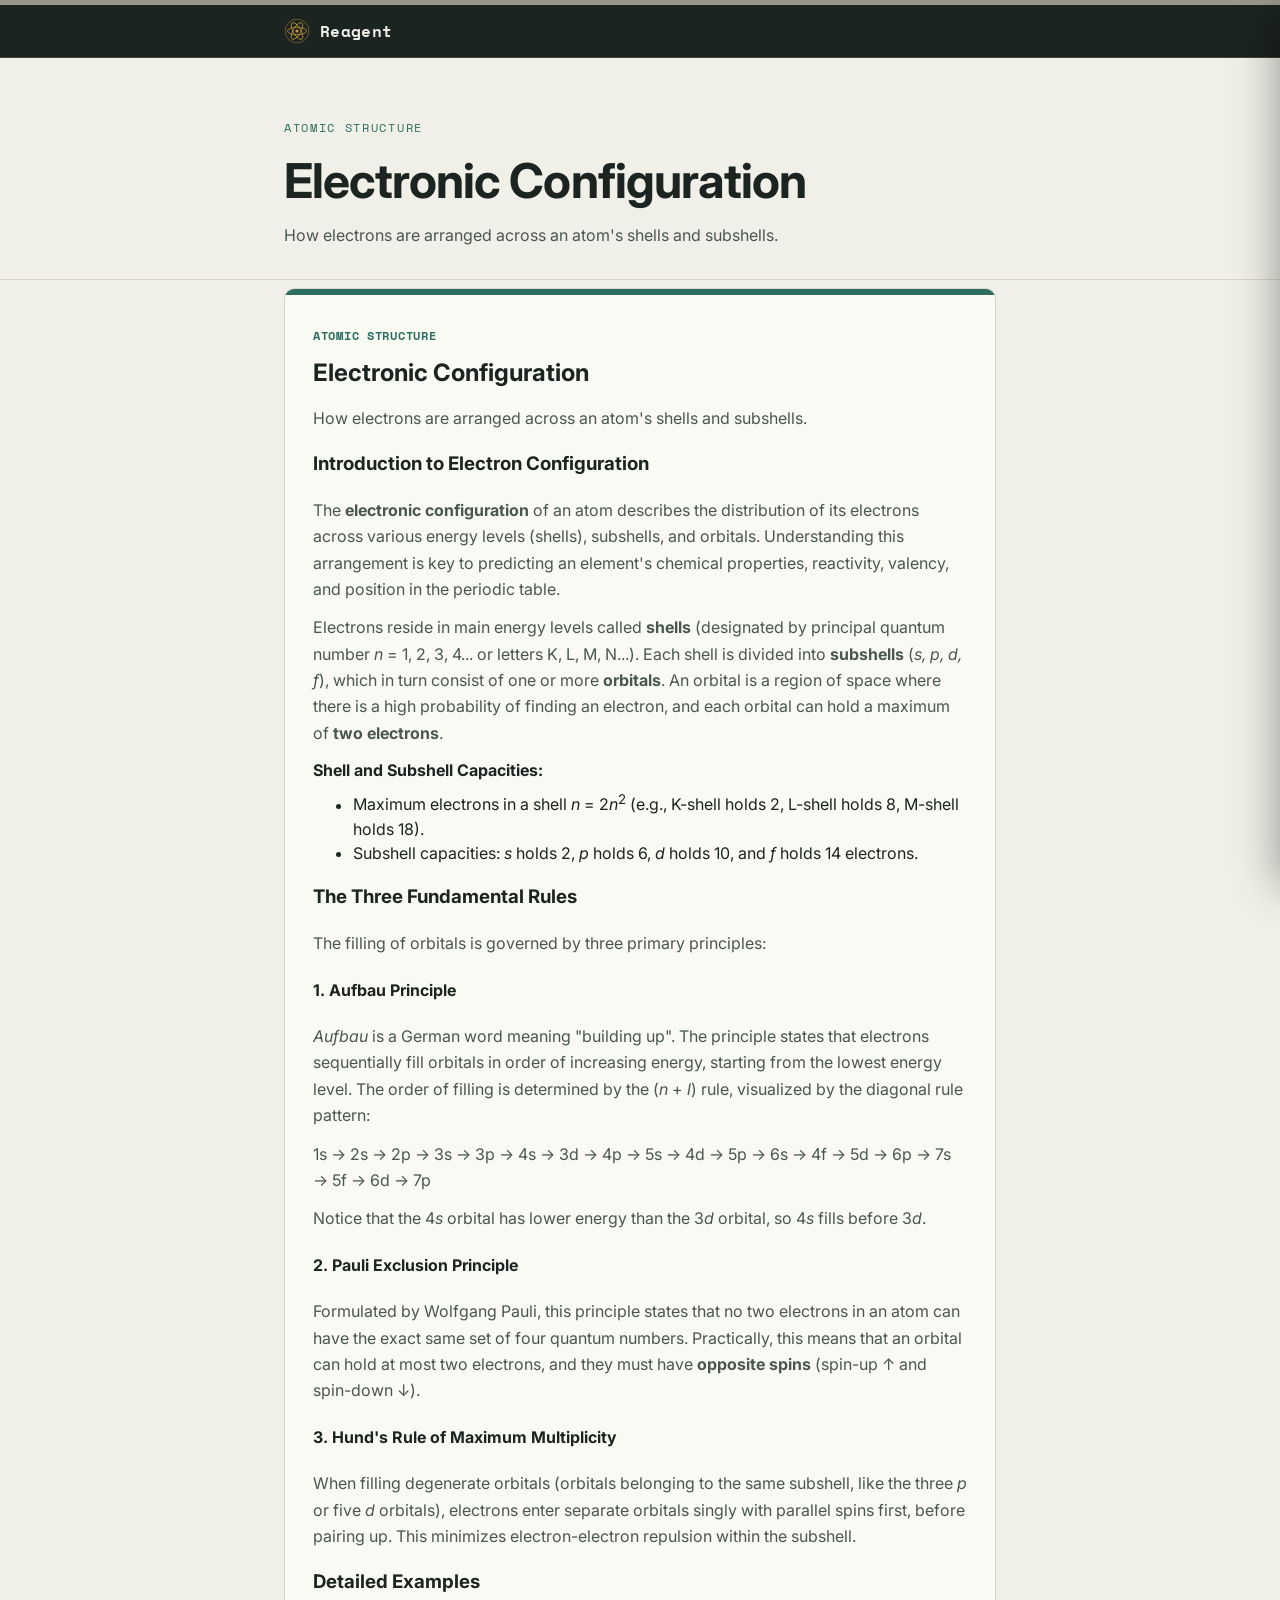
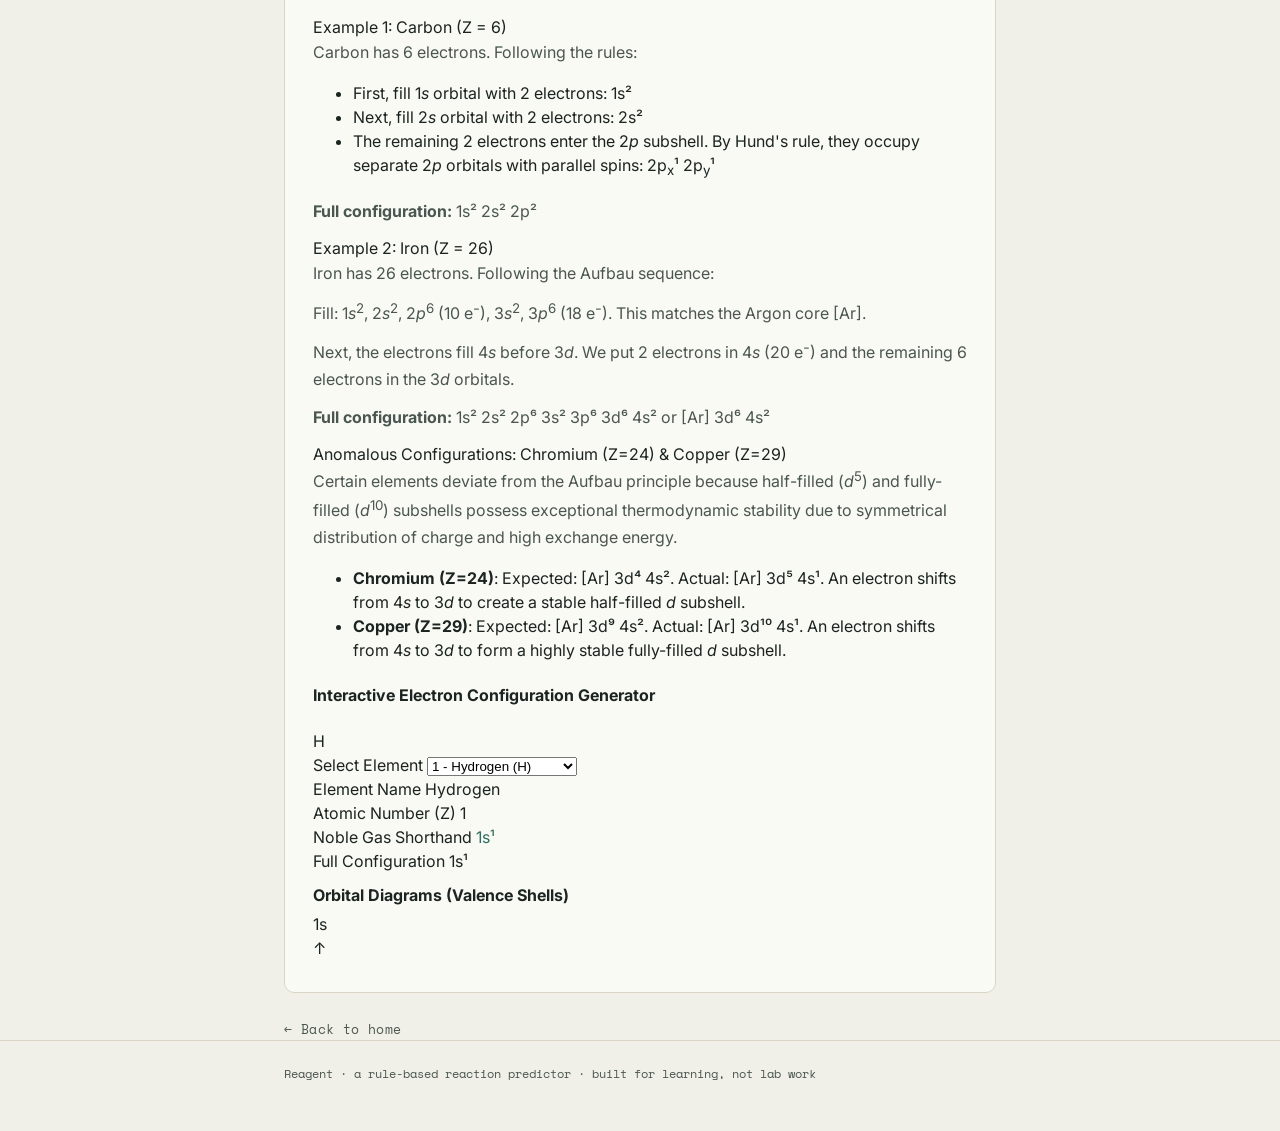
<file: electronic-configuration.html>
<!DOCTYPE html>
<html lang="en">
<head>
<meta charset="UTF-8">
<meta name="viewport" content="width=device-width, initial-scale=1.0">
<title>Electronic Configuration — Reagent</title>
<meta name="description" content="How electrons are arranged across an atom's shells and subshells.">
<link rel="preconnect" href="https://fonts.googleapis.com">
<link rel="preconnect" href="https://fonts.gstatic.com" crossorigin>
<link href="https://fonts.googleapis.com/css2?family=Space+Mono:wght@400;700&family=Inter:wght@400;500;600;700&display=swap" rel="stylesheet">
<link rel="stylesheet" href="styles.css">
</head>
<body>

<div class="indicator-rail" aria-hidden="true"></div>

<header class="top-nav">
  <div class="top-nav-inner">
    <a href="index.html" class="brand">
      <svg class="brand-mark" width="26" height="26" viewBox="0 0 44 44" aria-hidden="true">
        <circle cx="22" cy="22" r="20" fill="none" stroke="var(--gold)" stroke-width="1.4" opacity="0.55"/>
        <circle cx="22" cy="22" r="2.6" fill="var(--gold)"/>
        <ellipse cx="22" cy="22" rx="16" ry="6.4" fill="none" stroke="var(--gold)" stroke-width="1.3" transform="rotate(0 22 22)"/>
        <ellipse cx="22" cy="22" rx="16" ry="6.4" fill="none" stroke="var(--gold)" stroke-width="1.3" transform="rotate(60 22 22)"/>
        <ellipse cx="22" cy="22" rx="16" ry="6.4" fill="none" stroke="var(--gold)" stroke-width="1.3" transform="rotate(120 22 22)"/>
      </svg>
      <span class="brand-name">Reagent</span>
    </a>
    <button class="hamburger" id="hamburgerBtn" aria-label="Open menu" aria-expanded="false" aria-controls="siteDrawer">
      <span></span><span></span><span></span>
    </button>
  </div>
</header>

<div class="drawer-overlay" id="drawerOverlay" hidden></div>
<nav class="drawer" id="siteDrawer" aria-hidden="true">
  <div class="drawer-head">
    <span class="drawer-title">Menu</span>
    <button class="drawer-close" id="drawerCloseBtn" aria-label="Close menu">✕</button>
  </div>
  <div class="drawer-body">
    <a href="index.html" class="drawer-link">Home</a>

    <div class="drawer-section">
      <button class="drawer-section-toggle" aria-expanded="false">
        <span>Atomic Structure</span><span class="chev">⌄</span>
      </button>
      <div class="drawer-submenu-wrap"><div class="drawer-submenu">
        <a href="electronic-configuration.html">Electronic Configuration</a>
        <a href="subshell-orbital-concept.html">Subshell &amp; Orbital Concept</a>
        <a href="atomic-number.html">Atomic Number</a>
        <a href="isotope.html">Isotope</a>
        <a href="isotone.html">Isotone</a>
        <a href="isobar.html">Isobar</a>
        <a href="isomer.html">Isomer</a>
      </div></div>
    </div>

    <div class="drawer-section">
      <button class="drawer-section-toggle" aria-expanded="false">
        <span>Periodic Table</span><span class="chev">⌄</span>
      </button>
      <div class="drawer-submenu-wrap"><div class="drawer-submenu">
        <a href="doberiner-triad-law.html">D&ouml;bereiner's Triad Law</a>
        <a href="newland-octave-rule.html">Newland's Octave Rule</a>
        <a href="mendeleev-periodic-table.html">Mendeleev's Periodic Table</a>
        <a href="modern-periodic-table.html">Modern Periodic Table</a>
      </div></div>
    </div>

    <a href="contact.html" class="drawer-link">Contact</a>
  </div>
</nav>

<header class="site-header">
  <div class="wrap">
    <span class="eyebrow">Atomic Structure</span>
    <h1>Electronic Configuration</h1>
    <p class="lede">How electrons are arranged across an atom's shells and subshells.</p>
  </div>
</header>

<main class="wrap">
  <section class="info-card">
    <div class="info-strip"></div>
    <div class="info-body">
      <span class="info-kicker">Atomic Structure</span>
      <h2>Electronic Configuration</h2>
      <p class="lede">How electrons are arranged across an atom's shells and subshells.</p>


      <div class="concept-section">
        <h3>Introduction to Electron Configuration</h3>
        <p>The <strong>electronic configuration</strong> of an atom describes the distribution of its electrons across various energy levels (shells), subshells, and orbitals. Understanding this arrangement is key to predicting an element's chemical properties, reactivity, valency, and position in the periodic table.</p>
        <p>Electrons reside in main energy levels called <strong>shells</strong> (designated by principal quantum number <i>n</i> = 1, 2, 3, 4... or letters K, L, M, N...). Each shell is divided into <strong>subshells</strong> (<i>s, p, d, f</i>), which in turn consist of one or more <strong>orbitals</strong>. An orbital is a region of space where there is a high probability of finding an electron, and each orbital can hold a maximum of <strong>two electrons</strong>.</p>
        
        <div class="theory-block">
          <strong>Shell and Subshell Capacities:</strong>
          <ul class="concept-list" style="margin-top:8px; margin-bottom:0;">
            <li>Maximum electrons in a shell <i>n</i> = 2<i>n</i><sup>2</sup> (e.g., K-shell holds 2, L-shell holds 8, M-shell holds 18).</li>
            <li>Subshell capacities: <i>s</i> holds 2, <i>p</i> holds 6, <i>d</i> holds 10, and <i>f</i> holds 14 electrons.</li>
          </ul>
        </div>
      </div>

      <div class="concept-section">
        <h3>The Three Fundamental Rules</h3>
        <p>The filling of orbitals is governed by three primary principles:</p>
        
        <h4>1. Aufbau Principle</h4>
        <p><em>Aufbau</em> is a German word meaning "building up". The principle states that electrons sequentially fill orbitals in order of increasing energy, starting from the lowest energy level. The order of filling is determined by the (<i>n</i> + <i>l</i>) rule, visualized by the diagonal rule pattern:</p>
        <p class="formula">1s → 2s → 2p → 3s → 3p → 4s → 3d → 4p → 5s → 4d → 5p → 6s → 4f → 5d → 6p → 7s → 5f → 6d → 7p</p>
        <p>Notice that the 4<i>s</i> orbital has lower energy than the 3<i>d</i> orbital, so 4<i>s</i> fills before 3<i>d</i>.</p>

        <h4>2. Pauli Exclusion Principle</h4>
        <p>Formulated by Wolfgang Pauli, this principle states that no two electrons in an atom can have the exact same set of four quantum numbers. Practically, this means that an orbital can hold at most two electrons, and they must have <strong>opposite spins</strong> (spin-up ↑ and spin-down ↓).</p>

        <h4>3. Hund's Rule of Maximum Multiplicity</h4>
        <p>When filling degenerate orbitals (orbitals belonging to the same subshell, like the three <i>p</i> or five <i>d</i> orbitals), electrons enter separate orbitals singly with parallel spins first, before pairing up. This minimizes electron-electron repulsion within the subshell.</p>
      </div>

      <div class="concept-section">
        <h3>Detailed Examples</h3>
        
        <div class="example-card">
          <span class="example-card-title">Example 1: Carbon (Z = 6)</span>
          <p>Carbon has 6 electrons. Following the rules:</p>
          <ul class="concept-list">
            <li>First, fill 1<i>s</i> orbital with 2 electrons: <span class="formula">1s²</span></li>
            <li>Next, fill 2<i>s</i> orbital with 2 electrons: <span class="formula">2s²</span></li>
            <li>The remaining 2 electrons enter the 2<i>p</i> subshell. By Hund's rule, they occupy separate 2<i>p</i> orbitals with parallel spins: <span class="formula">2p<sub>x</sub>¹ 2p<sub>y</sub>¹</span></li>
          </ul>
          <p><strong>Full configuration:</strong> <span class="formula">1s² 2s² 2p²</span></p>
        </div>

        <div class="example-card">
          <span class="example-card-title">Example 2: Iron (Z = 26)</span>
          <p>Iron has 26 electrons. Following the Aufbau sequence:</p>
          <p>Fill: 1<i>s</i><sup>2</sup>, 2<i>s</i><sup>2</sup>, 2<i>p</i><sup>6</sup> (10 e⁻), 3<i>s</i><sup>2</sup>, 3<i>p</i><sup>6</sup> (18 e⁻). This matches the Argon core [Ar].</p>
          <p>Next, the electrons fill 4<i>s</i> before 3<i>d</i>. We put 2 electrons in 4<i>s</i> (20 e⁻) and the remaining 6 electrons in the 3<i>d</i> orbitals.</p>
          <p><strong>Full configuration:</strong> <span class="formula">1s² 2s² 2p⁶ 3s² 3p⁶ 3d⁶ 4s²</span> or <span class="formula">[Ar] 3d⁶ 4s²</span></p>
        </div>

        <div class="example-card">
          <span class="example-card-title">Anomalous Configurations: Chromium (Z=24) &amp; Copper (Z=29)</span>
          <p>Certain elements deviate from the Aufbau principle because half-filled (<i>d</i><sup>5</sup>) and fully-filled (<i>d</i><sup>10</sup>) subshells possess exceptional thermodynamic stability due to symmetrical distribution of charge and high exchange energy.</p>
          <ul class="concept-list">
            <li><strong>Chromium (Z=24)</strong>: Expected: [Ar] 3d⁴ 4s². Actual: <span class="formula">[Ar] 3d⁵ 4s¹</span>. An electron shifts from 4<i>s</i> to 3<i>d</i> to create a stable half-filled <i>d</i> subshell.</li>
            <li><strong>Copper (Z=29)</strong>: Expected: [Ar] 3d⁹ 4s². Actual: <span class="formula">[Ar] 3d¹⁰ 4s¹</span>. An electron shifts from 4<i>s</i> to 3<i>d</i> to form a highly stable fully-filled <i>d</i> subshell.</li>
          </ul>
        </div>
      </div>

      <div class="science-widget" id="configWidget">
        <div class="widget-header">
          <h4 class="widget-title">Interactive Electron Configuration Generator</h4>
          <span class="widget-badge" id="elemSymbol">H</span>
        </div>
        <div class="widget-body">
          <div class="widget-controls">
            <div class="widget-field">
              <label for="elemSelect">Select Element</label>
              <select id="elemSelect" class="widget-select"></select>
            </div>
          </div>
          <div class="widget-output-panel">
            <div class="widget-row">
              <span class="widget-row-label">Element Name</span>
              <span class="widget-row-val" id="elemName">Hydrogen</span>
            </div>
            <div class="widget-row">
              <span class="widget-row-label">Atomic Number (Z)</span>
              <span class="widget-row-val" id="elemZ">1</span>
            </div>
            <div class="widget-row">
              <span class="widget-row-label">Noble Gas Shorthand</span>
              <span class="widget-row-val" id="elemShorthand" style="color:var(--teal)">1s¹</span>
            </div>
            <div class="widget-row" style="border-bottom:none">
              <span class="widget-row-label">Full Configuration</span>
              <span class="widget-row-val" id="elemFull" style="word-break:break-all">1s¹</span>
            </div>
          </div>

          <h4 style="margin-top: 10px; margin-bottom: 5px;">Orbital Diagrams (Valence Shells)</h4>
          <div class="orbital-visualizer" id="orbitalVisualizer">
            <!-- Dynamically populated -->
          </div>
        </div>
      </div>

    </div>
  </section>
  <a href="index.html" class="back-link">&larr; Back to home</a>
</main>

<script>
  document.addEventListener("DOMContentLoaded", () => {
    const elementsData = [
      { z: 1, sym: "H", name: "Hydrogen", config: "1s¹", shorthand: "1s¹", breakdown: { "1s": 1 } },
      { z: 2, sym: "He", name: "Helium", config: "1s²", shorthand: "1s²", breakdown: { "1s": 2 } },
      { z: 3, sym: "Li", name: "Lithium", config: "1s² 2s¹", shorthand: "[He] 2s¹", breakdown: { "1s": 2, "2s": 1 } },
      { z: 4, sym: "Be", name: "Beryllium", config: "1s² 2s²", shorthand: "[He] 2s²", breakdown: { "1s": 2, "2s": 2 } },
      { z: 5, sym: "B", name: "Boron", config: "1s² 2s² 2p¹", shorthand: "[He] 2s² 2p¹", breakdown: { "1s": 2, "2s": 2, "2p": [1, 0, 0] } },
      { z: 6, sym: "C", name: "Carbon", config: "1s² 2s² 2p²", shorthand: "[He] 2s² 2p²", breakdown: { "1s": 2, "2s": 2, "2p": [1, 1, 0] } },
      { z: 7, sym: "N", name: "Nitrogen", config: "1s² 2s² 2p³", shorthand: "[He] 2s² 2p³", breakdown: { "1s": 2, "2s": 2, "2p": [1, 1, 1] } },
      { z: 8, sym: "O", name: "Oxygen", config: "1s² 2s² 2p⁴", shorthand: "[He] 2s² 2p⁴", breakdown: { "1s": 2, "2s": 2, "2p": [2, 1, 1] } },
      { z: 9, sym: "F", name: "Fluorine", config: "1s² 2s² 2p⁵", shorthand: "[He] 2s² 2p⁵", breakdown: { "1s": 2, "2s": 2, "2p": [2, 2, 1] } },
      { z: 10, sym: "Ne", name: "Neon", config: "1s² 2s² 2p⁶", shorthand: "[He] 2s² 2p⁶", breakdown: { "1s": 2, "2s": 2, "2p": [2, 2, 2] } },
      { z: 11, sym: "Na", name: "Sodium", config: "1s² 2s² 2p⁶ 3s¹", shorthand: "[Ne] 3s¹", breakdown: { "1s": 2, "2s": 2, "2p": [2, 2, 2], "3s": 1 } },
      { z: 12, sym: "Mg", name: "Magnesium", config: "1s² 2s² 2p⁶ 3s²", shorthand: "[Ne] 3s²", breakdown: { "1s": 2, "2s": 2, "2p": [2, 2, 2], "3s": 2 } },
      { z: 13, sym: "Al", name: "Aluminum", config: "1s² 2s² 2p⁶ 3s² 3p¹", shorthand: "[Ne] 3s² 3p¹", breakdown: { "1s": 2, "2s": 2, "2p": [2, 2, 2], "3s": 2, "3p": [1, 0, 0] } },
      { z: 14, sym: "Si", name: "Silicon", config: "1s² 2s² 2p⁶ 3s² 3p²", shorthand: "[Ne] 3s² 3p²", breakdown: { "1s": 2, "2s": 2, "2p": [2, 2, 2], "3s": 2, "3p": [1, 1, 0] } },
      { z: 15, sym: "P", name: "Phosphorus", config: "1s² 2s² 2p⁶ 3s² 3p³", shorthand: "[Ne] 3s² 3p³", breakdown: { "1s": 2, "2s": 2, "2p": [2, 2, 2], "3s": 2, "3p": [1, 1, 1] } },
      { z: 16, sym: "S", name: "Sulfur", config: "1s² 2s² 2p⁶ 3s² 3p⁴", shorthand: "[Ne] 3s² 3p⁴", breakdown: { "1s": 2, "2s": 2, "2p": [2, 2, 2], "3s": 2, "3p": [2, 1, 1] } },
      { z: 17, sym: "Cl", name: "Chlorine", config: "1s² 2s² 2p⁶ 3s² 3p⁵", shorthand: "[Ne] 3s² 3p⁵", breakdown: { "1s": 2, "2s": 2, "2p": [2, 2, 2], "3s": 2, "3p": [2, 2, 1] } },
      { z: 18, sym: "Ar", name: "Argon", config: "1s² 2s² 2p⁶ 3s² 3p⁶", shorthand: "[Ne] 3s² 3p⁶", breakdown: { "1s": 2, "2s": 2, "2p": [2, 2, 2], "3s": 2, "3p": [2, 2, 2] } },
      { z: 19, sym: "K", name: "Potassium", config: "1s² 2s² 2p⁶ 3s² 3p⁶ 4s¹", shorthand: "[Ar] 4s¹", breakdown: { "1s": 2, "2s": 2, "2p": [2, 2, 2], "3s": 2, "3p": [2, 2, 2], "4s": 1 } },
      { z: 20, sym: "Ca", name: "Calcium", config: "1s² 2s² 2p⁶ 3s² 3p⁶ 4s²", shorthand: "[Ar] 4s²", breakdown: { "1s": 2, "2s": 2, "2p": [2, 2, 2], "3s": 2, "3p": [2, 2, 2], "4s": 2 } },
      { z: 21, sym: "Sc", name: "Scandium", config: "1s² 2s² 2p⁶ 3s² 3p⁶ 3d¹ 4s²", shorthand: "[Ar] 3d¹ 4s²", breakdown: { "1s": 2, "2s": 2, "2p": [2, 2, 2], "3s": 2, "3p": [2, 2, 2], "3d": [1, 0, 0, 0, 0], "4s": 2 } },
      { z: 22, sym: "Ti", name: "Titanium", config: "1s² 2s² 2p⁶ 3s² 3p⁶ 3d² 4s²", shorthand: "[Ar] 3d² 4s²", breakdown: { "1s": 2, "2s": 2, "2p": [2, 2, 2], "3s": 2, "3p": [2, 2, 2], "3d": [1, 1, 0, 0, 0], "4s": 2 } },
      { z: 23, sym: "V", name: "Vanadium", config: "1s² 2s² 2p⁶ 3s² 3p⁶ 3d³ 4s²", shorthand: "[Ar] 3d³ 4s²", breakdown: { "1s": 2, "2s": 2, "2p": [2, 2, 2], "3s": 2, "3p": [2, 2, 2], "3d": [1, 1, 1, 0, 0], "4s": 2 } },
      { z: 24, sym: "Cr", name: "Chromium", config: "1s² 2s² 2p⁶ 3s² 3p⁶ 3d⁵ 4s¹", shorthand: "[Ar] 3d⁵ 4s¹", breakdown: { "1s": 2, "2s": 2, "2p": [2, 2, 2], "3s": 2, "3p": [2, 2, 2], "3d": [1, 1, 1, 1, 1], "4s": 1 } },
      { z: 25, sym: "Mn", name: "Manganese", config: "1s² 2s² 2p⁶ 3s² 3p⁶ 3d⁵ 4s²", shorthand: "[Ar] 3d⁵ 4s²", breakdown: { "1s": 2, "2s": 2, "2p": [2, 2, 2], "3s": 2, "3p": [2, 2, 2], "3d": [1, 1, 1, 1, 1], "4s": 2 } },
      { z: 26, sym: "Fe", name: "Iron", config: "1s² 2s² 2p⁶ 3s² 3p⁶ 3d⁶ 4s²", shorthand: "[Ar] 3d⁶ 4s²", breakdown: { "1s": 2, "2s": 2, "2p": [2, 2, 2], "3s": 2, "3p": [2, 2, 2], "3d": [2, 1, 1, 1, 1], "4s": 2 } },
      { z: 27, sym: "Co", name: "Cobalt", config: "1s² 2s² 2p⁶ 3s² 3p⁶ 3d⁷ 4s²", shorthand: "[Ar] 3d⁷ 4s²", breakdown: { "1s": 2, "2s": 2, "2p": [2, 2, 2], "3s": 2, "3p": [2, 2, 2], "3d": [2, 2, 1, 1, 1], "4s": 2 } },
      { z: 28, sym: "Ni", name: "Nickel", config: "1s² 2s² 2p⁶ 3s² 3p⁶ 3d⁸ 4s²", shorthand: "[Ar] 3d⁸ 4s²", breakdown: { "1s": 2, "2s": 2, "2p": [2, 2, 2], "3s": 2, "3p": [2, 2, 2], "3d": [2, 2, 2, 1, 1], "4s": 2 } },
      { z: 29, sym: "Cu", name: "Copper", config: "1s² 2s² 2p⁶ 3s² 3p⁶ 3d¹⁰ 4s¹", shorthand: "[Ar] 3d¹⁰ 4s¹", breakdown: { "1s": 2, "2s": 2, "2p": [2, 2, 2], "3s": 2, "3p": [2, 2, 2], "3d": [2, 2, 2, 2, 2], "4s": 1 } },
      { z: 30, sym: "Zn", name: "Zinc", config: "1s² 2s² 2p⁶ 3s² 3p⁶ 3d¹⁰ 4s²", shorthand: "[Ar] 3d¹⁰ 4s²", breakdown: { "1s": 2, "2s": 2, "2p": [2, 2, 2], "3s": 2, "3p": [2, 2, 2], "3d": [2, 2, 2, 2, 2], "4s": 2 } }
    ];

    const select = document.getElementById("elemSelect");
    elementsData.forEach(el => {
      const opt = document.createElement("option");
      opt.value = el.z;
      opt.textContent = `${el.z} - ${el.name} (${el.sym})`;
      select.appendChild(opt);
    });

    function getSpinSymbols(num) {
      if (num === 0) return "";
      if (num === 1) return '<span class="orbital-spin spin-up">↑</span>';
      if (num === 2) return '<span class="orbital-spin spin-up">↑</span><span class="orbital-spin spin-down">↓</span>';
      return "";
    }

    function renderOrbitals(el) {
      const container = document.getElementById("orbitalVisualizer");
      container.innerHTML = "";

      // List of subshells to display (focus on the higher shells depending on Z)
      const subshells = [];
      
      if (el.z <= 2) {
        subshells.push({ name: "1s", count: 1, val: el.breakdown["1s"] });
      } else if (el.z <= 10) {
        subshells.push({ name: "2s", count: 1, val: el.breakdown["2s"] });
        subshells.push({ name: "2p", count: 3, val: el.breakdown["2p"] });
      } else if (el.z <= 18) {
        subshells.push({ name: "3s", count: 1, val: el.breakdown["3s"] });
        subshells.push({ name: "3p", count: 3, val: el.breakdown["3p"] });
      } else {
        subshells.push({ name: "3d", count: 5, val: el.breakdown["3d"] });
        subshells.push({ name: "4s", count: 1, val: el.breakdown["4s"] });
      }

      subshells.forEach(sub => {
        const card = document.createElement("div");
        card.className = "orbital-subshell-card";
        
        const label = document.createElement("div");
        label.className = "orbital-card-label";
        label.textContent = sub.name;
        card.appendChild(label);

        const boxes = document.createElement("div");
        boxes.className = "orbital-boxes";

        for (let i = 0; i < sub.count; i++) {
          const box = document.createElement("div");
          box.className = "orbital-box active";
          
          let val = 0;
          if (Array.isArray(sub.val)) {
            val = sub.val[i] || 0;
          } else {
            val = sub.val || 0;
          }
          box.innerHTML = getSpinSymbols(val);
          boxes.appendChild(box);
        }

        card.appendChild(boxes);
        container.appendChild(card);
      });
    }

    function updateWidget(z) {
      const el = elementsData.find(e => e.z == z);
      if (!el) return;

      document.getElementById("elemSymbol").textContent = el.sym;
      document.getElementById("elemName").textContent = el.name;
      document.getElementById("elemZ").textContent = el.z;
      document.getElementById("elemShorthand").textContent = el.shorthand;
      document.getElementById("elemFull").textContent = el.config;

      renderOrbitals(el);
    }

    select.addEventListener("change", (e) => {
      updateWidget(e.target.value);
    });

    // Initialize with Hydrogen
    updateWidget(1);
  });
</script>

<footer class="site-footer">
  <div class="wrap">Reagent · a rule-based reaction predictor · built for learning, not lab work</div>
</footer>

<script src="nav.js"></script>
</body>
</html>
</file>
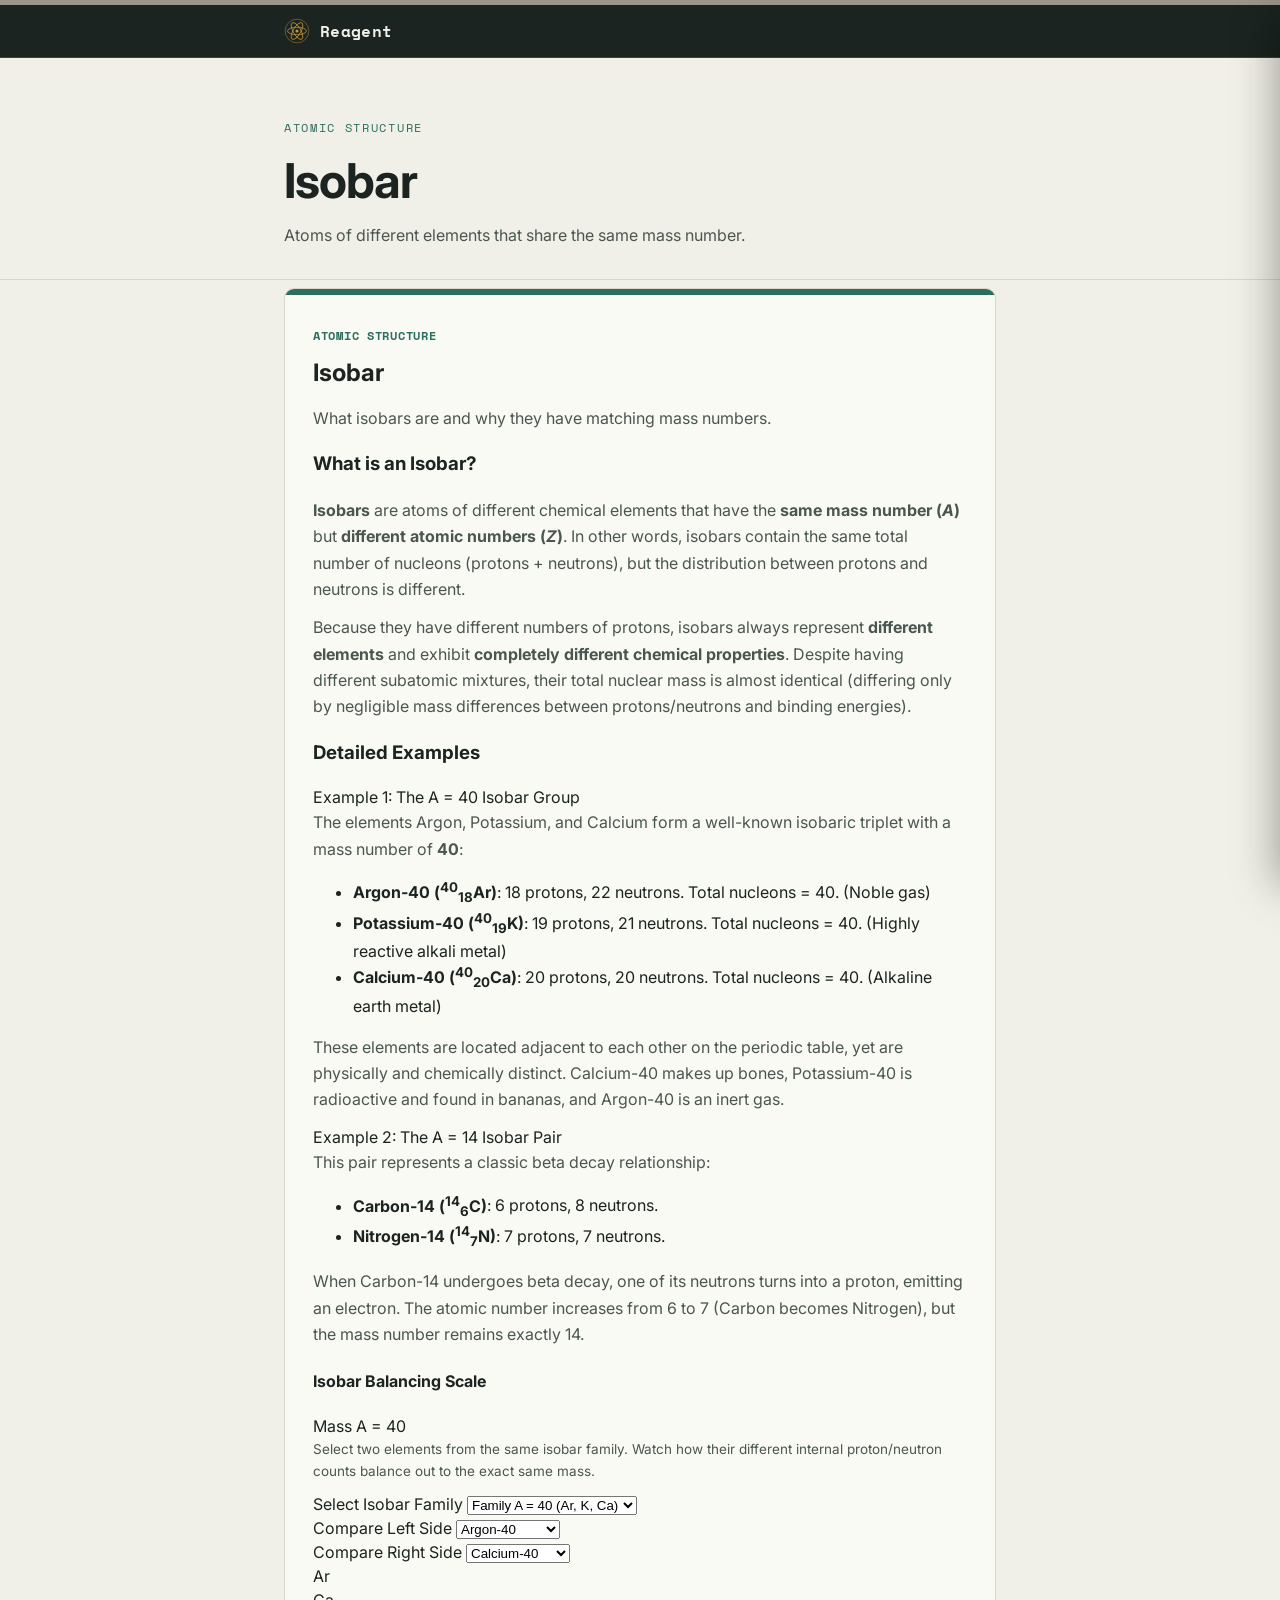
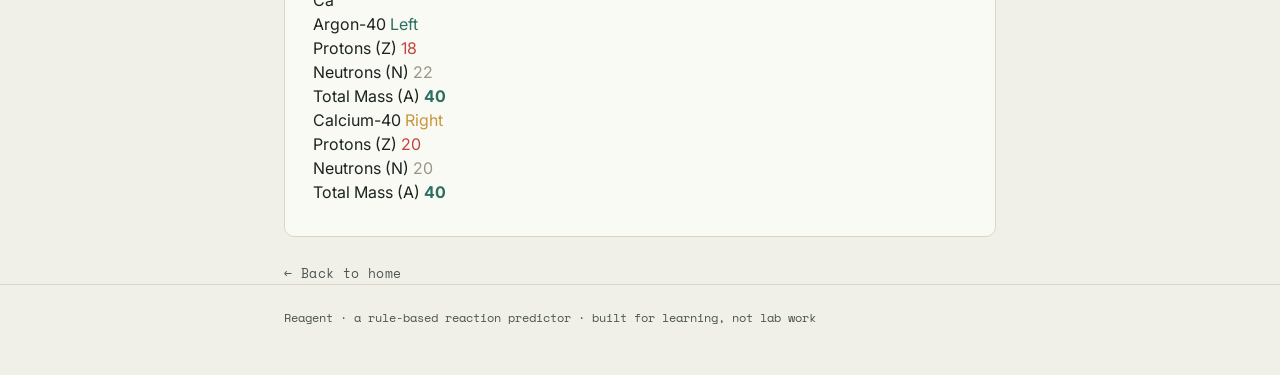
<file: isobar.html>
<!DOCTYPE html>
<html lang="en">
<head>
<meta charset="UTF-8">
<meta name="viewport" content="width=device-width, initial-scale=1.0">
<title>Isobar — Reagent</title>
<meta name="description" content="Atoms of different elements that share the same mass number.">
<link rel="preconnect" href="https://fonts.googleapis.com">
<link rel="preconnect" href="https://fonts.gstatic.com" crossorigin>
<link href="https://fonts.googleapis.com/css2?family=Space+Mono:wght@400;700&family=Inter:wght@400;500;600;700&display=swap" rel="stylesheet">
<link rel="stylesheet" href="styles.css">
</head>
<body>

<div class="indicator-rail" aria-hidden="true"></div>

<header class="top-nav">
  <div class="top-nav-inner">
    <a href="index.html" class="brand">
      <svg class="brand-mark" width="26" height="26" viewBox="0 0 44 44" aria-hidden="true">
        <circle cx="22" cy="22" r="20" fill="none" stroke="var(--gold)" stroke-width="1.4" opacity="0.55"/>
        <circle cx="22" cy="22" r="2.6" fill="var(--gold)"/>
        <ellipse cx="22" cy="22" rx="16" ry="6.4" fill="none" stroke="var(--gold)" stroke-width="1.3" transform="rotate(0 22 22)"/>
        <ellipse cx="22" cy="22" rx="16" ry="6.4" fill="none" stroke="var(--gold)" stroke-width="1.3" transform="rotate(60 22 22)"/>
        <ellipse cx="22" cy="22" rx="16" ry="6.4" fill="none" stroke="var(--gold)" stroke-width="1.3" transform="rotate(120 22 22)"/>
      </svg>
      <span class="brand-name">Reagent</span>
    </a>
    <button class="hamburger" id="hamburgerBtn" aria-label="Open menu" aria-expanded="false" aria-controls="siteDrawer">
      <span></span><span></span><span></span>
    </button>
  </div>
</header>

<div class="drawer-overlay" id="drawerOverlay" hidden></div>
<nav class="drawer" id="siteDrawer" aria-hidden="true">
  <div class="drawer-head">
    <span class="drawer-title">Menu</span>
    <button class="drawer-close" id="drawerCloseBtn" aria-label="Close menu">✕</button>
  </div>
  <div class="drawer-body">
    <a href="index.html" class="drawer-link">Home</a>

    <div class="drawer-section">
      <button class="drawer-section-toggle" aria-expanded="false">
        <span>Atomic Structure</span><span class="chev">⌄</span>
      </button>
      <div class="drawer-submenu-wrap"><div class="drawer-submenu">
        <a href="electronic-configuration.html">Electronic Configuration</a>
        <a href="subshell-orbital-concept.html">Subshell &amp; Orbital Concept</a>
        <a href="atomic-number.html">Atomic Number</a>
        <a href="isotope.html">Isotope</a>
        <a href="isotone.html">Isotone</a>
        <a href="isobar.html">Isobar</a>
        <a href="isomer.html">Isomer</a>
      </div></div>
    </div>

    <div class="drawer-section">
      <button class="drawer-section-toggle" aria-expanded="false">
        <span>Periodic Table</span><span class="chev">⌄</span>
      </button>
      <div class="drawer-submenu-wrap"><div class="drawer-submenu">
        <a href="doberiner-triad-law.html">D&ouml;bereiner's Triad Law</a>
        <a href="newland-octave-rule.html">Newland's Octave Rule</a>
        <a href="mendeleev-periodic-table.html">Mendeleev's Periodic Table</a>
        <a href="modern-periodic-table.html">Modern Periodic Table</a>
      </div></div>
    </div>

    <a href="contact.html" class="drawer-link">Contact</a>
  </div>
</nav>

<header class="site-header">
  <div class="wrap">
    <span class="eyebrow">Atomic Structure</span>
    <h1>Isobar</h1>
    <p class="lede">Atoms of different elements that share the same mass number.</p>
  </div>
</header>

<main class="wrap">
  <section class="info-card">
    <div class="info-strip"></div>
    <div class="info-body">
      <span class="info-kicker">Atomic Structure</span>
      <h2>Isobar</h2>
      <p class="lede">What isobars are and why they have matching mass numbers.</p>

      <div class="concept-section">
        <h3>What is an Isobar?</h3>
        <p><strong>Isobars</strong> are atoms of different chemical elements that have the <strong>same mass number (<i>A</i>)</strong> but <strong>different atomic numbers (<i>Z</i>)</strong>. In other words, isobars contain the same total number of nucleons (protons + neutrons), but the distribution between protons and neutrons is different.</p>
        <p>Because they have different numbers of protons, isobars always represent <strong>different elements</strong> and exhibit <strong>completely different chemical properties</strong>. Despite having different subatomic mixtures, their total nuclear mass is almost identical (differing only by negligible mass differences between protons/neutrons and binding energies).</p>
      </div>

      <div class="concept-section">
        <h3>Detailed Examples</h3>
        
        <div class="example-card">
          <span class="example-card-title">Example 1: The A = 40 Isobar Group</span>
          <p>The elements Argon, Potassium, and Calcium form a well-known isobaric triplet with a mass number of <strong>40</strong>:</p>
          <ul class="concept-list">
            <li><strong>Argon-40 (<sup>40</sup><sub>18</sub>Ar)</strong>: 18 protons, 22 neutrons. Total nucleons = 40. (Noble gas)</li>
            <li><strong>Potassium-40 (<sup>40</sup><sub>19</sub>K)</strong>: 19 protons, 21 neutrons. Total nucleons = 40. (Highly reactive alkali metal)</li>
            <li><strong>Calcium-40 (<sup>40</sup><sub>20</sub>Ca)</strong>: 20 protons, 20 neutrons. Total nucleons = 40. (Alkaline earth metal)</li>
          </ul>
          <p>These elements are located adjacent to each other on the periodic table, yet are physically and chemically distinct. Calcium-40 makes up bones, Potassium-40 is radioactive and found in bananas, and Argon-40 is an inert gas.</p>
        </div>

        <div class="example-card">
          <span class="example-card-title">Example 2: The A = 14 Isobar Pair</span>
          <p>This pair represents a classic beta decay relationship:</p>
          <ul class="concept-list">
            <li><strong>Carbon-14 (<sup>14</sup><sub>6</sub>C)</strong>: 6 protons, 8 neutrons.</li>
            <li><strong>Nitrogen-14 (<sup>14</sup><sub>7</sub>N)</strong>: 7 protons, 7 neutrons.</li>
          </ul>
          <p>When Carbon-14 undergoes beta decay, one of its neutrons turns into a proton, emitting an electron. The atomic number increases from 6 to 7 (Carbon becomes Nitrogen), but the mass number remains exactly 14.</p>
        </div>
      </div>

      <div class="science-widget" id="isobarWidget">
        <div class="widget-header">
          <h4 class="widget-title">Isobar Balancing Scale</h4>
          <span class="widget-badge" id="massBadge">Mass A = 40</span>
        </div>
        <div class="widget-body">
          <p style="font-size: 13.5px; color: var(--ink-soft); margin: 0 0 10px;">
            Select two elements from the same isobar family. Watch how their different internal proton/neutron counts balance out to the exact same mass.
          </p>

          <div class="widget-controls">
            <div class="widget-field">
              <label for="isobarFamily">Select Isobar Family</label>
              <select id="isobarFamily" class="widget-select">
                <option value="40" selected>Family A = 40 (Ar, K, Ca)</option>
                <option value="14">Family A = 14 (C, N)</option>
              </select>
            </div>
            <div class="widget-field">
              <label for="elLeft">Compare Left Side</label>
              <select id="elLeft" class="widget-select"></select>
            </div>
            <div class="widget-field">
              <label for="elRight">Compare Right Side</label>
              <select id="elRight" class="widget-select"></select>
            </div>
          </div>

          <div class="scale-container">
            <div class="scale-fulcrum"></div>
            <div class="scale-beam" id="scaleBeam">
              <!-- Left Pan -->
              <div class="scale-pan scale-pan-left" style="left: -10px;">
                <div class="scale-pan-line"></div>
                <div class="scale-pan-plate"></div>
                <div class="scale-weight-lbl" id="lblLeft">Ar</div>
              </div>
              <!-- Right Pan -->
              <div class="scale-pan scale-pan-right" style="right: -10px;">
                <div class="scale-pan-line"></div>
                <div class="scale-pan-plate"></div>
                <div class="scale-weight-lbl" id="lblRight">Ca</div>
              </div>
            </div>
          </div>

          <div class="mendeleev-grid">
            <div class="mendeleev-col">
              <div class="mendeleev-col-title"><span id="nameLeft">Argon-40</span> <span style="color:var(--teal)">Left</span></div>
              <div class="mendeleev-prop-row">
                <span class="mendeleev-prop-lbl">Protons (Z)</span>
                <span class="mendeleev-prop-val" id="pLeft" style="color:var(--red);">18</span>
              </div>
              <div class="mendeleev-prop-row">
                <span class="mendeleev-prop-lbl">Neutrons (N)</span>
                <span class="mendeleev-prop-val" id="nLeft" style="color:var(--grey);">22</span>
              </div>
              <div class="mendeleev-prop-row">
                <span class="mendeleev-prop-lbl">Total Mass (A)</span>
                <span class="mendeleev-prop-val" id="totLeft" style="color:var(--teal); font-weight:700">40</span>
              </div>
            </div>
            
            <div class="mendeleev-col">
              <div class="mendeleev-col-title"><span id="nameRight">Calcium-40</span> <span style="color:var(--gold)">Right</span></div>
              <div class="mendeleev-prop-row">
                <span class="mendeleev-prop-lbl">Protons (Z)</span>
                <span class="mendeleev-prop-val" id="pRight" style="color:var(--red);">20</span>
              </div>
              <div class="mendeleev-prop-row">
                <span class="mendeleev-prop-lbl">Neutrons (N)</span>
                <span class="mendeleev-prop-val" id="nRight" style="color:var(--grey);">20</span>
              </div>
              <div class="mendeleev-prop-row">
                <span class="mendeleev-prop-lbl">Total Mass (A)</span>
                <span class="mendeleev-prop-val" id="totRight" style="color:var(--teal); font-weight:700">40</span>
              </div>
            </div>
          </div>
        </div>
      </div>

    </div>
  </section>
  <a href="index.html" class="back-link">&larr; Back to home</a>
</main>

<script>
  document.addEventListener("DOMContentLoaded", () => {
    const families = {
      "40": [
        { sym: "Ar", name: "Argon-40", p: 18, n: 22, mass: 40 },
        { sym: "K", name: "Potassium-40", p: 19, n: 21, mass: 40 },
        { sym: "Ca", name: "Calcium-40", p: 20, n: 20, mass: 40 }
      ],
      "14": [
        { sym: "C", name: "Carbon-14", p: 6, n: 8, mass: 14 },
        { sym: "N", name: "Nitrogen-14", p: 7, n: 7, mass: 14 }
      ]
    };

    const selFamily = document.getElementById("isobarFamily");
    const selL = document.getElementById("elLeft");
    const selR = document.getElementById("elRight");
    const beam = document.getElementById("scaleBeam");

    function populateElements() {
      const famKey = selFamily.value;
      const elements = families[famKey];

      selL.innerHTML = "";
      selR.innerHTML = "";

      elements.forEach((el, index) => {
        const optL = document.createElement("option");
        optL.value = el.sym;
        optL.textContent = el.name;
        if (index === 0) optL.selected = true;
        selL.appendChild(optL);

        const optR = document.createElement("option");
        optR.value = el.sym;
        optR.textContent = el.name;
        if (index === elements.length - 1) optR.selected = true;
        selR.appendChild(optR);
      });

      document.getElementById("massBadge").textContent = `Mass A = ${famKey}`;
      updateComparison();
    }

    function updateComparison() {
      const famKey = selFamily.value;
      const elements = families[famKey];

      const elL = elements.find(e => e.sym === selL.value);
      const elR = elements.find(e => e.sym === selR.value);

      if (!elL || !elR) return;

      // Update Labels
      document.getElementById("lblLeft").textContent = elL.sym;
      document.getElementById("lblRight").textContent = elR.sym;

      document.getElementById("nameLeft").textContent = elL.name;
      document.getElementById("pLeft").textContent = elL.p;
      document.getElementById("nLeft").textContent = elL.n;
      document.getElementById("totLeft").textContent = elL.mass;

      document.getElementById("nameRight").textContent = elR.name;
      document.getElementById("pRight").textContent = elR.p;
      document.getElementById("nRight").textContent = elR.n;
      document.getElementById("totRight").textContent = elR.mass;

      // Scale Animation - Since they are isobars, they have the exact same mass.
      // However, to make it interactive, let's briefly tip the scale, then bring it back to a perfect balance (0deg) to show they are equal!
      beam.style.transform = "rotate(3deg)";
      setTimeout(() => {
        beam.style.transform = "rotate(0deg)";
      }, 400);
    }

    selFamily.addEventListener("change", populateElements);
    selL.addEventListener("change", updateComparison);
    selR.addEventListener("change", updateComparison);

    // Init
    populateElements();
  });
</script>

<footer class="site-footer">
  <div class="wrap">Reagent · a rule-based reaction predictor · built for learning, not lab work</div>
</footer>

<script src="nav.js"></script>
</body>
</html>
</file>
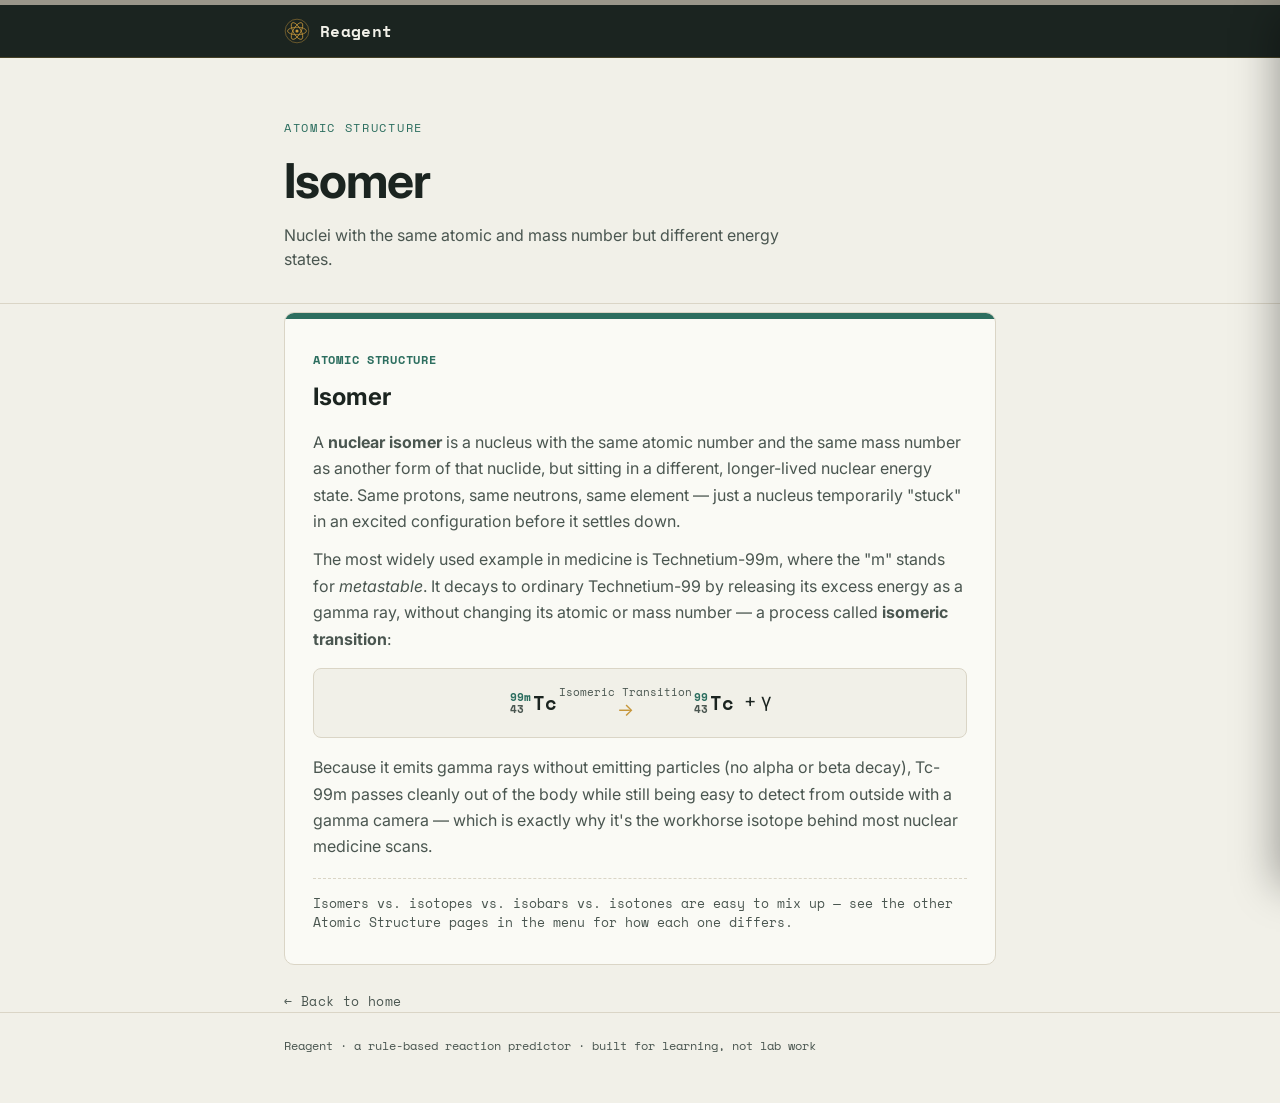
<file: isomer.html>
<!DOCTYPE html>
<html lang="en">
<head>
<meta charset="UTF-8">
<meta name="viewport" content="width=device-width, initial-scale=1.0">
<title>Isomer — Reagent</title>
<meta name="description" content="Nuclei with the same atomic and mass number but different energy states.">
<link rel="preconnect" href="https://fonts.googleapis.com">
<link rel="preconnect" href="https://fonts.gstatic.com" crossorigin>
<link href="https://fonts.googleapis.com/css2?family=Space+Mono:wght@400;700&family=Inter:wght@400;500;600;700&display=swap" rel="stylesheet">
<link rel="stylesheet" href="styles.css">
</head>
<body>

<div class="indicator-rail" aria-hidden="true"></div>

<header class="top-nav">
  <div class="top-nav-inner">
    <a href="index.html" class="brand">
      <svg class="brand-mark" width="26" height="26" viewBox="0 0 44 44" aria-hidden="true">
        <circle cx="22" cy="22" r="20" fill="none" stroke="var(--gold)" stroke-width="1.4" opacity="0.55"/>
        <circle cx="22" cy="22" r="2.6" fill="var(--gold)"/>
        <ellipse cx="22" cy="22" rx="16" ry="6.4" fill="none" stroke="var(--gold)" stroke-width="1.3" transform="rotate(0 22 22)"/>
        <ellipse cx="22" cy="22" rx="16" ry="6.4" fill="none" stroke="var(--gold)" stroke-width="1.3" transform="rotate(60 22 22)"/>
        <ellipse cx="22" cy="22" rx="16" ry="6.4" fill="none" stroke="var(--gold)" stroke-width="1.3" transform="rotate(120 22 22)"/>
      </svg>
      <span class="brand-name">Reagent</span>
    </a>
    <button class="hamburger" id="hamburgerBtn" aria-label="Open menu" aria-expanded="false" aria-controls="siteDrawer">
      <span></span><span></span><span></span>
    </button>
  </div>
</header>

<div class="drawer-overlay" id="drawerOverlay" hidden></div>
<nav class="drawer" id="siteDrawer" aria-hidden="true">
  <div class="drawer-head">
    <span class="drawer-title">Menu</span>
    <button class="drawer-close" id="drawerCloseBtn" aria-label="Close menu">✕</button>
  </div>
  <div class="drawer-body">
    <a href="index.html" class="drawer-link">Home</a>

    <div class="drawer-section">
      <button class="drawer-section-toggle" aria-expanded="false">
        <span>Atomic Structure</span><span class="chev">⌄</span>
      </button>
      <div class="drawer-submenu-wrap"><div class="drawer-submenu">
        <a href="electronic-configuration.html">Electronic Configuration</a>
        <a href="subshell-orbital-concept.html">Subshell &amp; Orbital Concept</a>
        <a href="atomic-number.html">Atomic Number</a>
        <a href="isotope.html">Isotope</a>
        <a href="isotone.html">Isotone</a>
        <a href="isobar.html">Isobar</a>
        <a href="isomer.html">Isomer</a>
      </div></div>
    </div>

    <div class="drawer-section">
      <button class="drawer-section-toggle" aria-expanded="false">
        <span>Periodic Table</span><span class="chev">⌄</span>
      </button>
      <div class="drawer-submenu-wrap"><div class="drawer-submenu">
        <a href="doberiner-triad-law.html">D&ouml;bereiner's Triad Law</a>
        <a href="newland-octave-rule.html">Newland's Octave Rule</a>
        <a href="mendeleev-periodic-table.html">Mendeleev's Periodic Table</a>
        <a href="modern-periodic-table.html">Modern Periodic Table</a>
      </div></div>
    </div>

    <a href="contact.html" class="drawer-link">Contact</a>
    <div class="drawer-section">
      <button class="drawer-section-toggle" aria-expanded="false">
        <span>Game</span><span class="chev">⌄</span>
      </button>
      <div class="drawer-submenu-wrap"><div class="drawer-submenu">
        <button type="button" id="gameMenuBtn">Tic Tac Toe</button>
      </div></div>
    </div>
  </div>
</nav>

<div class="modal-overlay" id="gameModalOverlay" hidden>
  <div class="modal game-modal" id="gameModal" role="dialog" aria-modal="true" aria-labelledby="gameTitle">
    <button class="modal-close" id="gameModalClose" aria-label="Close">✕</button>
    <div class="game-head">
      <span class="info-kicker">Mini game</span>
      <h2 class="game-title" id="gameTitle">Tic Tac Toe</h2>
    </div>

    <div class="game-modes">
      <button type="button" class="game-mode-btn active" data-mode="single">Single Player</button>
      <button type="button" class="game-mode-btn" data-mode="two">Two Player</button>
    </div>

    <div class="game-status" id="gameStatus">Your turn — <span class="mark-label mark-label-x">X</span></div>

    <div class="game-board-wrap" id="gameBoardWrap">
      <div class="game-board" id="gameBoard"></div>
      <svg class="win-line-svg" id="winLineSvg"></svg>
    </div>

    <div class="game-footer">
      <div class="game-score">
        <span><span class="mark-label mark-label-x">X</span> <span id="scoreX">0</span></span>
        <span>Draws <span id="scoreD">0</span></span>
        <span><span class="mark-label mark-label-o">O</span> <span id="scoreO">0</span></span>
      </div>
      <button type="button" class="predict-btn game-reset-btn" id="gameResetBtn">New round</button>
    </div>
  </div>
</div>


<header class="site-header">
  <div class="wrap">
    <span class="eyebrow">Atomic Structure</span>
    <h1>Isomer</h1>
    <p class="lede">Nuclei with the same atomic and mass number but different energy states.</p>
  </div>
</header>

<main class="wrap">
  <section class="info-card">
    <div class="info-strip"></div>
    <div class="info-body">
      <span class="info-kicker">Atomic Structure</span>
      <h2>Isomer</h2>
      <p>A <strong>nuclear isomer</strong> is a nucleus with the same atomic number and the same mass number as another form of that nuclide, but sitting in a different, longer-lived nuclear energy state. Same protons, same neutrons, same element — just a nucleus temporarily "stuck" in an excited configuration before it settles down.</p>
      <p>The most widely used example in medicine is Technetium-99m, where the "m" stands for <em>metastable</em>. It decays to ordinary Technetium-99 by releasing its excess energy as a gamma ray, without changing its atomic or mass number — a process called <strong>isomeric transition</strong>:</p>

      <div class="rxn-block">
        <span class="nuclide">
          <span class="nuclide-affixes"><span class="nuclide-mass">99m</span><span class="nuclide-num">43</span></span>
          <span class="nuclide-symbol">Tc</span>
        </span>
        <span class="rxn-arrow-wrap">
          <span class="rxn-arrow-label">Isomeric Transition</span>
          <span class="rxn-arrow">→</span>
        </span>
        <span class="nuclide">
          <span class="nuclide-affixes"><span class="nuclide-mass">99</span><span class="nuclide-num">43</span></span>
          <span class="nuclide-symbol">Tc</span>
        </span>
        <span style="margin-left:10px;">+&nbsp;γ</span>
      </div>

      <p>Because it emits gamma rays without emitting particles (no alpha or beta decay), Tc-99m passes cleanly out of the body while still being easy to detect from outside with a gamma camera — which is exactly why it's the workhorse isotope behind most nuclear medicine scans.</p>

      <div class="info-placeholder">Isomers vs. isotopes vs. isobars vs. isotones are easy to mix up — see the other Atomic Structure pages in the menu for how each one differs.</div>
    </div>
  </section>
  <a href="index.html" class="back-link">&larr; Back to home</a>
</main>

<footer class="site-footer">
  <div class="wrap">Reagent · a rule-based reaction predictor · built for learning, not lab work</div>
</footer>

<script src="nav.js"></script>
<script src="game.js"></script>
</body>
</html>
</file>
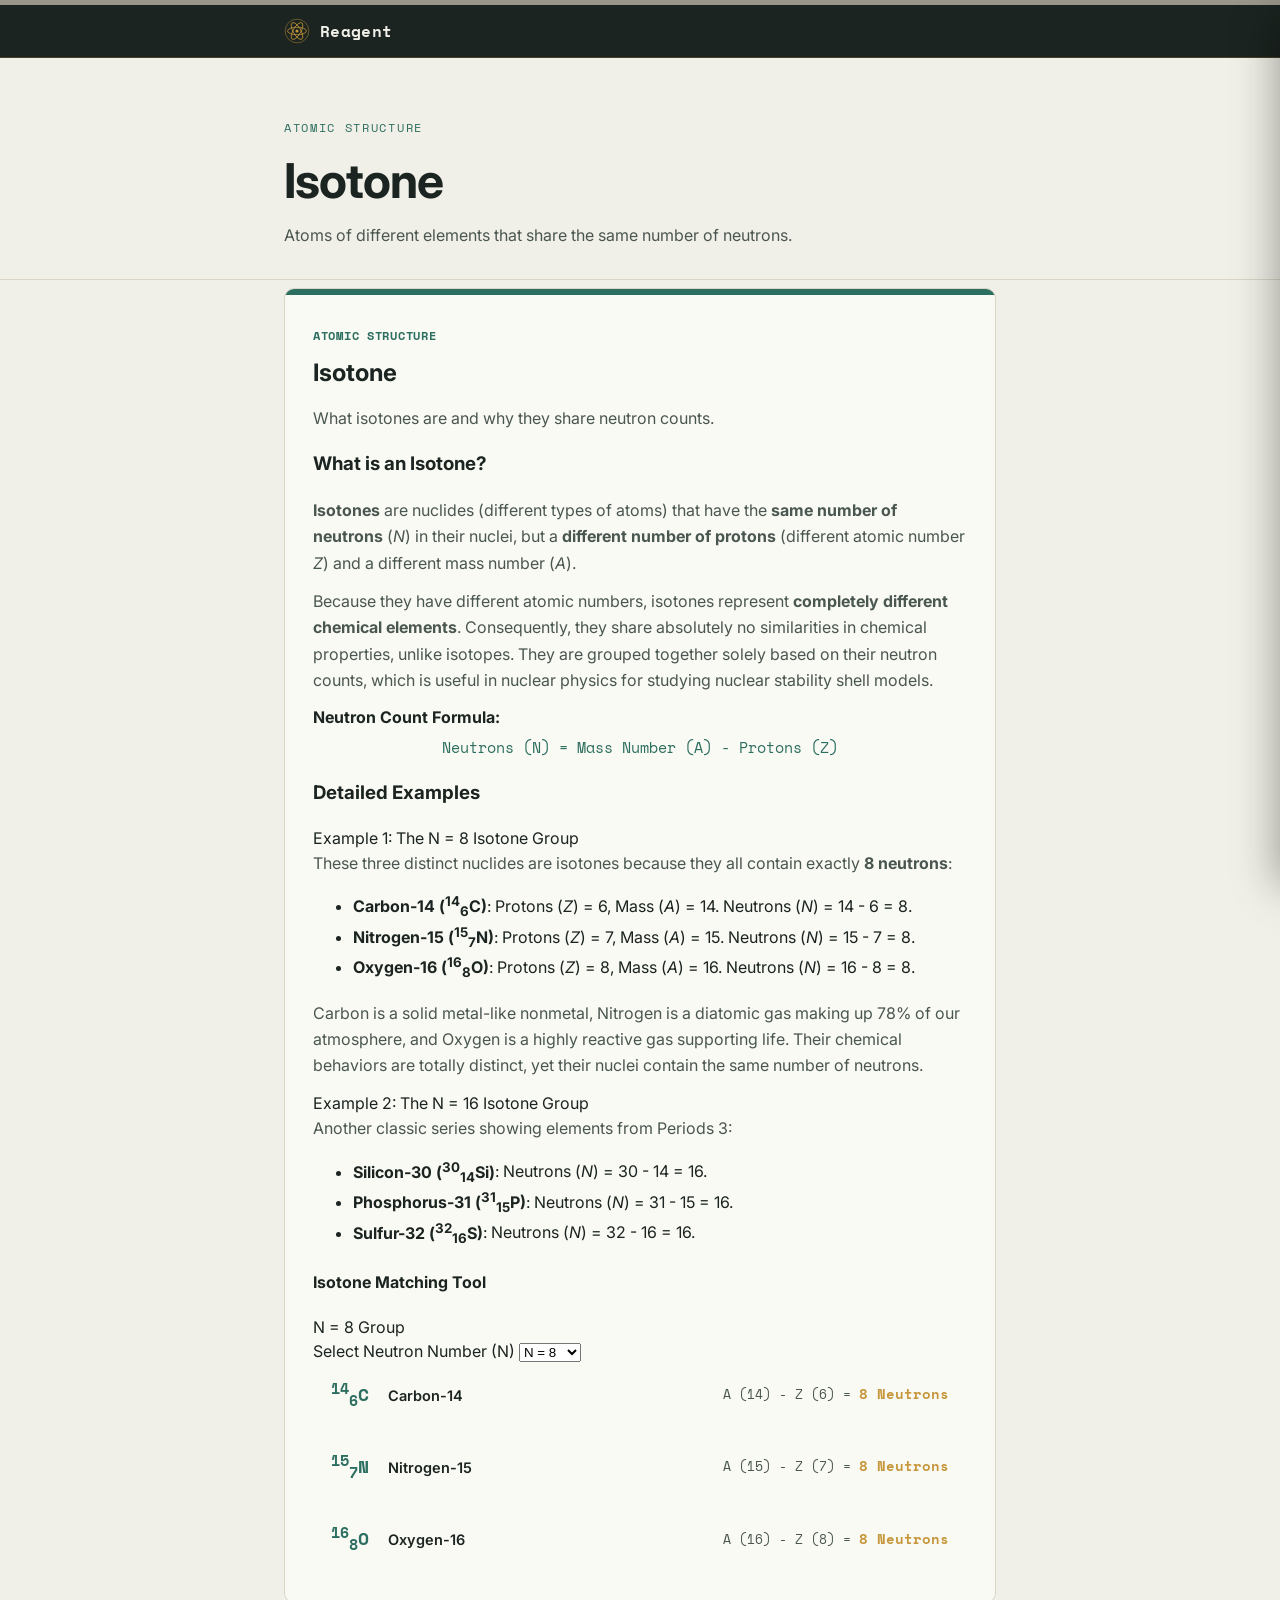
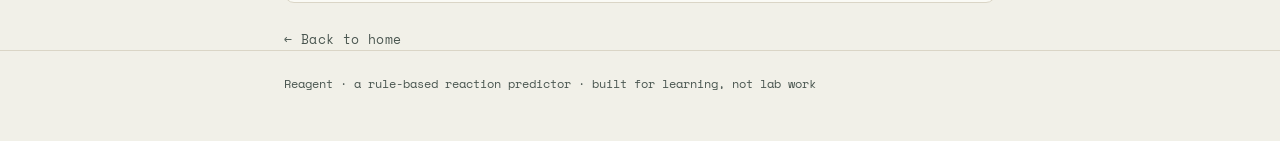
<file: isotone.html>
<!DOCTYPE html>
<html lang="en">
<head>
<meta charset="UTF-8">
<meta name="viewport" content="width=device-width, initial-scale=1.0">
<title>Isotone — Reagent</title>
<meta name="description" content="Atoms of different elements that share the same number of neutrons.">
<link rel="preconnect" href="https://fonts.googleapis.com">
<link rel="preconnect" href="https://fonts.gstatic.com" crossorigin>
<link href="https://fonts.googleapis.com/css2?family=Space+Mono:wght@400;700&family=Inter:wght@400;500;600;700&display=swap" rel="stylesheet">
<link rel="stylesheet" href="styles.css">
</head>
<body>

<div class="indicator-rail" aria-hidden="true"></div>

<header class="top-nav">
  <div class="top-nav-inner">
    <a href="index.html" class="brand">
      <svg class="brand-mark" width="26" height="26" viewBox="0 0 44 44" aria-hidden="true">
        <circle cx="22" cy="22" r="20" fill="none" stroke="var(--gold)" stroke-width="1.4" opacity="0.55"/>
        <circle cx="22" cy="22" r="2.6" fill="var(--gold)"/>
        <ellipse cx="22" cy="22" rx="16" ry="6.4" fill="none" stroke="var(--gold)" stroke-width="1.3" transform="rotate(0 22 22)"/>
        <ellipse cx="22" cy="22" rx="16" ry="6.4" fill="none" stroke="var(--gold)" stroke-width="1.3" transform="rotate(60 22 22)"/>
        <ellipse cx="22" cy="22" rx="16" ry="6.4" fill="none" stroke="var(--gold)" stroke-width="1.3" transform="rotate(120 22 22)"/>
      </svg>
      <span class="brand-name">Reagent</span>
    </a>
    <button class="hamburger" id="hamburgerBtn" aria-label="Open menu" aria-expanded="false" aria-controls="siteDrawer">
      <span></span><span></span><span></span>
    </button>
  </div>
</header>

<div class="drawer-overlay" id="drawerOverlay" hidden></div>
<nav class="drawer" id="siteDrawer" aria-hidden="true">
  <div class="drawer-head">
    <span class="drawer-title">Menu</span>
    <button class="drawer-close" id="drawerCloseBtn" aria-label="Close menu">✕</button>
  </div>
  <div class="drawer-body">
    <a href="index.html" class="drawer-link">Home</a>

    <div class="drawer-section">
      <button class="drawer-section-toggle" aria-expanded="false">
        <span>Atomic Structure</span><span class="chev">⌄</span>
      </button>
      <div class="drawer-submenu-wrap"><div class="drawer-submenu">
        <a href="electronic-configuration.html">Electronic Configuration</a>
        <a href="subshell-orbital-concept.html">Subshell &amp; Orbital Concept</a>
        <a href="atomic-number.html">Atomic Number</a>
        <a href="isotope.html">Isotope</a>
        <a href="isotone.html">Isotone</a>
        <a href="isobar.html">Isobar</a>
        <a href="isomer.html">Isomer</a>
      </div></div>
    </div>

    <div class="drawer-section">
      <button class="drawer-section-toggle" aria-expanded="false">
        <span>Periodic Table</span><span class="chev">⌄</span>
      </button>
      <div class="drawer-submenu-wrap"><div class="drawer-submenu">
        <a href="doberiner-triad-law.html">D&ouml;bereiner's Triad Law</a>
        <a href="newland-octave-rule.html">Newland's Octave Rule</a>
        <a href="mendeleev-periodic-table.html">Mendeleev's Periodic Table</a>
        <a href="modern-periodic-table.html">Modern Periodic Table</a>
      </div></div>
    </div>

    <a href="contact.html" class="drawer-link">Contact</a>
  </div>
</nav>

<header class="site-header">
  <div class="wrap">
    <span class="eyebrow">Atomic Structure</span>
    <h1>Isotone</h1>
    <p class="lede">Atoms of different elements that share the same number of neutrons.</p>
  </div>
</header>

<main class="wrap">
  <section class="info-card">
    <div class="info-strip"></div>
    <div class="info-body">
      <span class="info-kicker">Atomic Structure</span>
      <h2>Isotone</h2>
      <p class="lede">What isotones are and why they share neutron counts.</p>

      <div class="concept-section">
        <h3>What is an Isotone?</h3>
        <p><strong>Isotones</strong> are nuclides (different types of atoms) that have the <strong>same number of neutrons</strong> (<i>N</i>) in their nuclei, but a <strong>different number of protons</strong> (different atomic number <i>Z</i>) and a different mass number (<i>A</i>).</p>
        <p>Because they have different atomic numbers, isotones represent <strong>completely different chemical elements</strong>. Consequently, they share absolutely no similarities in chemical properties, unlike isotopes. They are grouped together solely based on their neutron counts, which is useful in nuclear physics for studying nuclear stability shell models.</p>
        
        <div class="theory-block">
          <strong>Neutron Count Formula:</strong>
          <p style="margin: 6px 0 0; font-family: var(--mono); font-size: 15px; text-align: center; color: var(--teal)">
            Neutrons (N) = Mass Number (A) - Protons (Z)
          </p>
        </div>
      </div>

      <div class="concept-section">
        <h3>Detailed Examples</h3>
        
        <div class="example-card">
          <span class="example-card-title">Example 1: The N = 8 Isotone Group</span>
          <p>These three distinct nuclides are isotones because they all contain exactly <strong>8 neutrons</strong>:</p>
          <ul class="concept-list">
            <li><strong>Carbon-14 (<sup>14</sup><sub>6</sub>C)</strong>: Protons (<i>Z</i>) = 6, Mass (<i>A</i>) = 14. Neutrons (<i>N</i>) = 14 - 6 = 8.</li>
            <li><strong>Nitrogen-15 (<sup>15</sup><sub>7</sub>N)</strong>: Protons (<i>Z</i>) = 7, Mass (<i>A</i>) = 15. Neutrons (<i>N</i>) = 15 - 7 = 8.</li>
            <li><strong>Oxygen-16 (<sup>16</sup><sub>8</sub>O)</strong>: Protons (<i>Z</i>) = 8, Mass (<i>A</i>) = 16. Neutrons (<i>N</i>) = 16 - 8 = 8.</li>
          </ul>
          <p>Carbon is a solid metal-like nonmetal, Nitrogen is a diatomic gas making up 78% of our atmosphere, and Oxygen is a highly reactive gas supporting life. Their chemical behaviors are totally distinct, yet their nuclei contain the same number of neutrons.</p>
        </div>

        <div class="example-card">
          <span class="example-card-title">Example 2: The N = 16 Isotone Group</span>
          <p>Another classic series showing elements from Periods 3:</p>
          <ul class="concept-list">
            <li><strong>Silicon-30 (<sup>30</sup><sub>14</sub>Si)</strong>: Neutrons (<i>N</i>) = 30 - 14 = 16.</li>
            <li><strong>Phosphorus-31 (<sup>31</sup><sub>15</sub>P)</strong>: Neutrons (<i>N</i>) = 31 - 15 = 16.</li>
            <li><strong>Sulfur-32 (<sup>32</sup><sub>16</sub>S)</strong>: Neutrons (<i>N</i>) = 32 - 16 = 16.</li>
          </ul>
        </div>
      </div>

      <div class="science-widget" id="isotoneWidget">
        <div class="widget-header">
          <h4 class="widget-title">Isotone Matching Tool</h4>
          <span class="widget-badge" id="neutronBadge">N = 8 Group</span>
        </div>
        <div class="widget-body">
          <div class="widget-controls">
            <div class="widget-field">
              <label for="neutSelect">Select Neutron Number (N)</label>
              <select id="neutSelect" class="widget-select">
                <option value="1">N = 1</option>
                <option value="2">N = 2</option>
                <option value="6">N = 6</option>
                <option value="8" selected>N = 8</option>
                <option value="10">N = 10</option>
                <option value="12">N = 12</option>
                <option value="16">N = 16</option>
                <option value="20">N = 20</option>
              </select>
            </div>
          </div>

          <div id="isotoneList" style="display: flex; flex-direction: column; gap: 10px;">
            <!-- Dynamically populated matches -->
          </div>
        </div>
      </div>

    </div>
  </section>
  <a href="index.html" class="back-link">&larr; Back to home</a>
</main>

<script>
  document.addEventListener("DOMContentLoaded", () => {
    const data = [
      { n: 1, isotopes: [{ a: 2, z: 1, sym: "H", name: "Hydrogen-2" }, { a: 3, z: 2, sym: "He", name: "Helium-3" }] },
      { n: 2, isotopes: [{ a: 3, z: 1, sym: "H", name: "Hydrogen-3" }, { a: 4, z: 2, sym: "He", name: "Helium-4" }, { a: 5, z: 3, sym: "Lithium-5" }] },
      { n: 6, isotopes: [{ a: 11, z: 5, sym: "B", name: "Boron-11" }, { a: 12, z: 6, sym: "C", name: "Carbon-12" }, { a: 13, z: 7, sym: "N", name: "Nitrogen-13" }] },
      { n: 8, isotopes: [{ a: 14, z: 6, sym: "C", name: "Carbon-14" }, { a: 15, z: 7, sym: "N", name: "Nitrogen-15" }, { a: 16, z: 8, sym: "O", name: "Oxygen-16" }] },
      { n: 10, isotopes: [{ a: 18, z: 8, sym: "O", name: "Oxygen-18" }, { a: 19, z: 9, sym: "F", name: "Fluorine-19" }, { a: 20, z: 10, sym: "Ne", name: "Neon-20" }] },
      { n: 12, isotopes: [{ a: 23, z: 11, sym: "Na", name: "Sodium-23" }, { a: 24, z: 12, sym: "Mg", name: "Magnesium-24" }, { a: 25, z: 13, sym: "Aluminum-25" }] },
      { n: 16, isotopes: [{ a: 30, z: 14, sym: "Si", name: "Silicon-30" }, { a: 31, z: 15, sym: "P", name: "Phosphorus-31" }, { a: 32, z: 16, sym: "S", name: "Sulfur-32" }] },
      { n: 20, isotopes: [{ a: 37, z: 17, sym: "Cl", name: "Chlorine-37" }, { a: 38, z: 18, sym: "Ar", name: "Argon-38" }, { a: 39, z: 19, sym: "K", name: "Potassium-39" }, { a: 40, z: 20, sym: "Ca", name: "Calcium-40" }] }
    ];

    const select = document.getElementById("neutSelect");
    const container = document.getElementById("isotoneList");

    function updateIsotones(n) {
      container.innerHTML = "";
      document.getElementById("neutronBadge").textContent = `N = ${n} Group`;

      const group = data.find(g => g.n == n);
      if (!group) return;

      group.isotopes.forEach(iso => {
        const item = document.createElement("div");
        item.className = "widget-output-panel";
        item.style.padding = "14px 18px";
        item.innerHTML = `
          <div style="display:flex; justify-content:space-between; align-items:center;">
            <div>
              <span style="font-family:var(--mono); font-size:18px; font-weight:700; color:var(--teal); margin-right:8px;">
                <sup>${iso.a}</sup><sub>${iso.z}</sub>${iso.sym}
              </span>
              <span style="font-weight:600; font-size:14.5px;">${iso.name}</span>
            </div>
            <div style="font-family:var(--mono); font-size:12.5px; color:var(--ink-soft);">
              A (${iso.a}) - Z (${iso.z}) = <strong style="color:var(--gold); font-size:14px;">${n} Neutrons</strong>
            </div>
          </div>
        `;
        container.appendChild(item);
      });
    }

    select.addEventListener("change", (e) => {
      updateIsotones(parseInt(e.target.value));
    });

    // Init
    updateIsotones(8);
  });
</script>

<footer class="site-footer">
  <div class="wrap">Reagent · a rule-based reaction predictor · built for learning, not lab work</div>
</footer>

<script src="nav.js"></script>
</body>
</html>
</file>
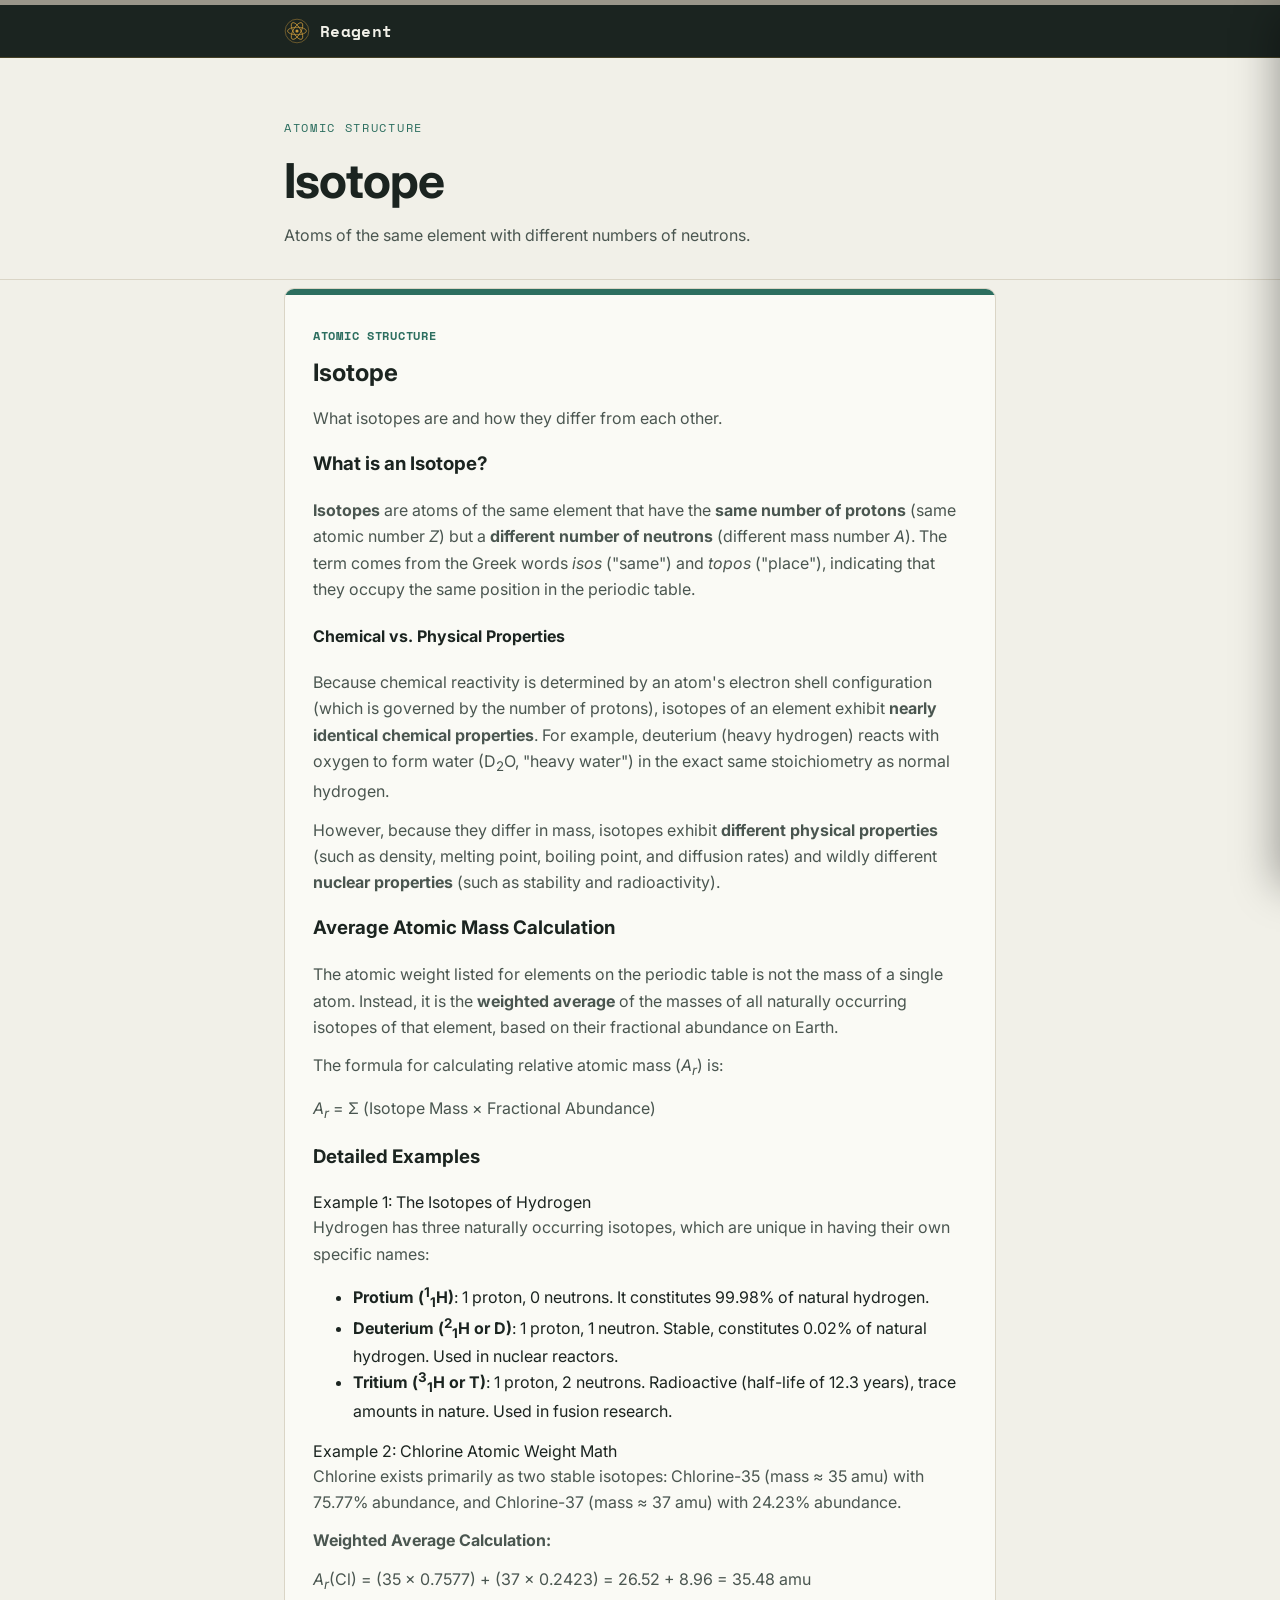
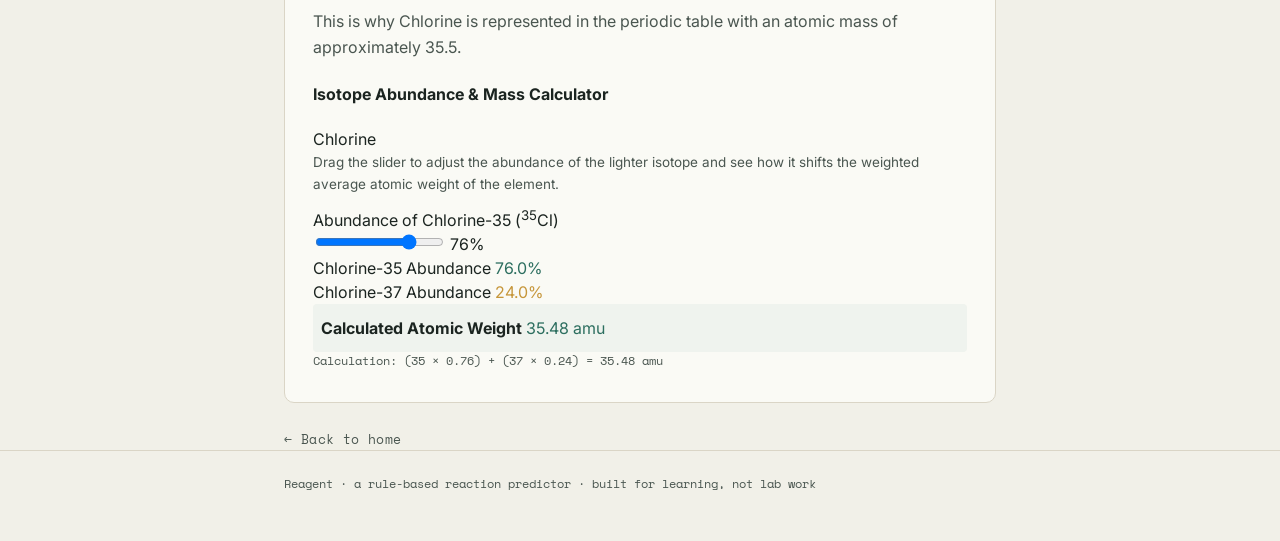
<file: isotope.html>
<!DOCTYPE html>
<html lang="en">
<head>
<meta charset="UTF-8">
<meta name="viewport" content="width=device-width, initial-scale=1.0">
<title>Isotope — Reagent</title>
<meta name="description" content="Atoms of the same element with different numbers of neutrons.">
<link rel="preconnect" href="https://fonts.googleapis.com">
<link rel="preconnect" href="https://fonts.gstatic.com" crossorigin>
<link href="https://fonts.googleapis.com/css2?family=Space+Mono:wght@400;700&family=Inter:wght@400;500;600;700&display=swap" rel="stylesheet">
<link rel="stylesheet" href="styles.css">
</head>
<body>

<div class="indicator-rail" aria-hidden="true"></div>

<header class="top-nav">
  <div class="top-nav-inner">
    <a href="index.html" class="brand">
      <svg class="brand-mark" width="26" height="26" viewBox="0 0 44 44" aria-hidden="true">
        <circle cx="22" cy="22" r="20" fill="none" stroke="var(--gold)" stroke-width="1.4" opacity="0.55"/>
        <circle cx="22" cy="22" r="2.6" fill="var(--gold)"/>
        <ellipse cx="22" cy="22" rx="16" ry="6.4" fill="none" stroke="var(--gold)" stroke-width="1.3" transform="rotate(0 22 22)"/>
        <ellipse cx="22" cy="22" rx="16" ry="6.4" fill="none" stroke="var(--gold)" stroke-width="1.3" transform="rotate(60 22 22)"/>
        <ellipse cx="22" cy="22" rx="16" ry="6.4" fill="none" stroke="var(--gold)" stroke-width="1.3" transform="rotate(120 22 22)"/>
      </svg>
      <span class="brand-name">Reagent</span>
    </a>
    <button class="hamburger" id="hamburgerBtn" aria-label="Open menu" aria-expanded="false" aria-controls="siteDrawer">
      <span></span><span></span><span></span>
    </button>
  </div>
</header>

<div class="drawer-overlay" id="drawerOverlay" hidden></div>
<nav class="drawer" id="siteDrawer" aria-hidden="true">
  <div class="drawer-head">
    <span class="drawer-title">Menu</span>
    <button class="drawer-close" id="drawerCloseBtn" aria-label="Close menu">✕</button>
  </div>
  <div class="drawer-body">
    <a href="index.html" class="drawer-link">Home</a>

    <div class="drawer-section">
      <button class="drawer-section-toggle" aria-expanded="false">
        <span>Atomic Structure</span><span class="chev">⌄</span>
      </button>
      <div class="drawer-submenu-wrap"><div class="drawer-submenu">
        <a href="electronic-configuration.html">Electronic Configuration</a>
        <a href="subshell-orbital-concept.html">Subshell &amp; Orbital Concept</a>
        <a href="atomic-number.html">Atomic Number</a>
        <a href="isotope.html">Isotope</a>
        <a href="isotone.html">Isotone</a>
        <a href="isobar.html">Isobar</a>
        <a href="isomer.html">Isomer</a>
      </div></div>
    </div>

    <div class="drawer-section">
      <button class="drawer-section-toggle" aria-expanded="false">
        <span>Periodic Table</span><span class="chev">⌄</span>
      </button>
      <div class="drawer-submenu-wrap"><div class="drawer-submenu">
        <a href="doberiner-triad-law.html">D&ouml;bereiner's Triad Law</a>
        <a href="newland-octave-rule.html">Newland's Octave Rule</a>
        <a href="mendeleev-periodic-table.html">Mendeleev's Periodic Table</a>
        <a href="modern-periodic-table.html">Modern Periodic Table</a>
      </div></div>
    </div>

    <a href="contact.html" class="drawer-link">Contact</a>
  </div>
</nav>

<header class="site-header">
  <div class="wrap">
    <span class="eyebrow">Atomic Structure</span>
    <h1>Isotope</h1>
    <p class="lede">Atoms of the same element with different numbers of neutrons.</p>
  </div>
</header>

<main class="wrap">
  <section class="info-card">
    <div class="info-strip"></div>
    <div class="info-body">
      <span class="info-kicker">Atomic Structure</span>
      <h2>Isotope</h2>
      <p class="lede">What isotopes are and how they differ from each other.</p>

      <div class="concept-section">
        <h3>What is an Isotope?</h3>
        <p><strong>Isotopes</strong> are atoms of the same element that have the <strong>same number of protons</strong> (same atomic number <i>Z</i>) but a <strong>different number of neutrons</strong> (different mass number <i>A</i>). The term comes from the Greek words <em>isos</em> ("same") and <em>topos</em> ("place"), indicating that they occupy the same position in the periodic table.</p>
        
        <h4>Chemical vs. Physical Properties</h4>
        <p>Because chemical reactivity is determined by an atom's electron shell configuration (which is governed by the number of protons), isotopes of an element exhibit <strong>nearly identical chemical properties</strong>. For example, deuterium (heavy hydrogen) reacts with oxygen to form water (D<sub>2</sub>O, "heavy water") in the exact same stoichiometry as normal hydrogen.</p>
        <p>However, because they differ in mass, isotopes exhibit <strong>different physical properties</strong> (such as density, melting point, boiling point, and diffusion rates) and wildly different <strong>nuclear properties</strong> (such as stability and radioactivity).</p>
      </div>

      <div class="concept-section">
        <h3>Average Atomic Mass Calculation</h3>
        <p>The atomic weight listed for elements on the periodic table is not the mass of a single atom. Instead, it is the <strong>weighted average</strong> of the masses of all naturally occurring isotopes of that element, based on their fractional abundance on Earth.</p>
        <p>The formula for calculating relative atomic mass (<i>A<sub>r</sub></i>) is:</p>
        <p class="formula"><i>A<sub>r</sub></i> = Σ (Isotope Mass × Fractional Abundance)</p>
      </div>

      <div class="concept-section">
        <h3>Detailed Examples</h3>
        
        <div class="example-card">
          <span class="example-card-title">Example 1: The Isotopes of Hydrogen</span>
          <p>Hydrogen has three naturally occurring isotopes, which are unique in having their own specific names:</p>
          <ul class="concept-list">
            <li><strong>Protium (<sup>1</sup><sub>1</sub>H)</strong>: 1 proton, 0 neutrons. It constitutes 99.98% of natural hydrogen.</li>
            <li><strong>Deuterium (<sup>2</sup><sub>1</sub>H or D)</strong>: 1 proton, 1 neutron. Stable, constitutes 0.02% of natural hydrogen. Used in nuclear reactors.</li>
            <li><strong>Tritium (<sup>3</sup><sub>1</sub>H or T)</strong>: 1 proton, 2 neutrons. Radioactive (half-life of 12.3 years), trace amounts in nature. Used in fusion research.</li>
          </ul>
        </div>

        <div class="example-card">
          <span class="example-card-title">Example 2: Chlorine Atomic Weight Math</span>
          <p>Chlorine exists primarily as two stable isotopes: Chlorine-35 (mass ≈ 35 amu) with 75.77% abundance, and Chlorine-37 (mass ≈ 37 amu) with 24.23% abundance.</p>
          <p><strong>Weighted Average Calculation:</strong></p>
          <p class="formula"><i>A<sub>r</sub></i>(Cl) = (35 × 0.7577) + (37 × 0.2423) = 26.52 + 8.96 = 35.48 amu</p>
          <p>This is why Chlorine is represented in the periodic table with an atomic mass of approximately 35.5.</p>
        </div>
      </div>

      <div class="science-widget" id="isotopeWidget">
        <div class="widget-header">
          <h4 class="widget-title">Isotope Abundance &amp; Mass Calculator</h4>
          <span class="widget-badge" id="elementBadge">Chlorine</span>
        </div>
        <div class="widget-body">
          <p style="font-size: 13.5px; color: var(--ink-soft); margin: 0 0 10px;">
            Drag the slider to adjust the abundance of the lighter isotope and see how it shifts the weighted average atomic weight of the element.
          </p>

          <div class="widget-controls">
            <div class="widget-field" style="flex: 1 1 100%;">
              <label for="abundanceSlider">Abundance of Chlorine-35 (<sup>35</sup>Cl)</label>
              <div class="widget-slider-row">
                <input type="range" id="abundanceSlider" min="0" max="100" value="76" class="widget-slider">
                <span id="abundanceVal" class="widget-slider-val" style="min-width: 45px;">76%</span>
              </div>
            </div>
          </div>

          <div class="widget-output-panel">
            <div class="widget-row">
              <span class="widget-row-label">Chlorine-35 Abundance</span>
              <span class="widget-row-val" id="cl35Pct" style="color: var(--teal);">76.0%</span>
            </div>
            <div class="widget-row">
              <span class="widget-row-label">Chlorine-37 Abundance</span>
              <span class="widget-row-val" id="cl37Pct" style="color: var(--gold);">24.0%</span>
            </div>
            <div class="widget-row" style="background: rgba(44, 110, 95, 0.05); padding: 12px 8px; border-radius: 4px;">
              <span class="widget-row-label" style="font-weight: 700;">Calculated Atomic Weight</span>
              <span class="widget-row-val" id="avgMassResult" style="color: var(--teal); font-size: 16px;">35.48 amu</span>
            </div>
            <div class="widget-row" style="border-bottom:none; font-size:12px; color: var(--ink-soft); font-family: var(--mono); word-break: break-all;">
              <span id="mathExplanation">Calculation: (35 × 0.76) + (37 × 0.24) = 35.48 amu</span>
            </div>
          </div>
        </div>
      </div>

    </div>
  </section>
  <a href="index.html" class="back-link">&larr; Back to home</a>
</main>

<script>
  document.addEventListener("DOMContentLoaded", () => {
    const slider = document.getElementById("abundanceSlider");
    const label = document.getElementById("abundanceVal");
    
    function updateAbundance() {
      const p35 = parseFloat(slider.value);
      const p37 = 100 - p35;

      label.textContent = p35 + "%";
      document.getElementById("cl35Pct").textContent = p35.toFixed(1) + "%";
      document.getElementById("cl37Pct").textContent = p37.toFixed(1) + "%";

      const averageMass = (35 * (p35 / 100)) + (37 * (p37 / 100));
      document.getElementById("avgMassResult").textContent = averageMass.toFixed(2) + " amu";

      document.getElementById("mathExplanation").textContent = 
        `Calculation: (35 × ${p35 / 100}) + (37 × ${(p37 / 100).toFixed(2)}) = ${averageMass.toFixed(2)} amu`;
    }

    slider.addEventListener("input", updateAbundance);
    
    // Init
    updateAbundance();
  });
</script>

<footer class="site-footer">
  <div class="wrap">Reagent · a rule-based reaction predictor · built for learning, not lab work</div>
</footer>

<script src="nav.js"></script>
</body>
</html>
</file>
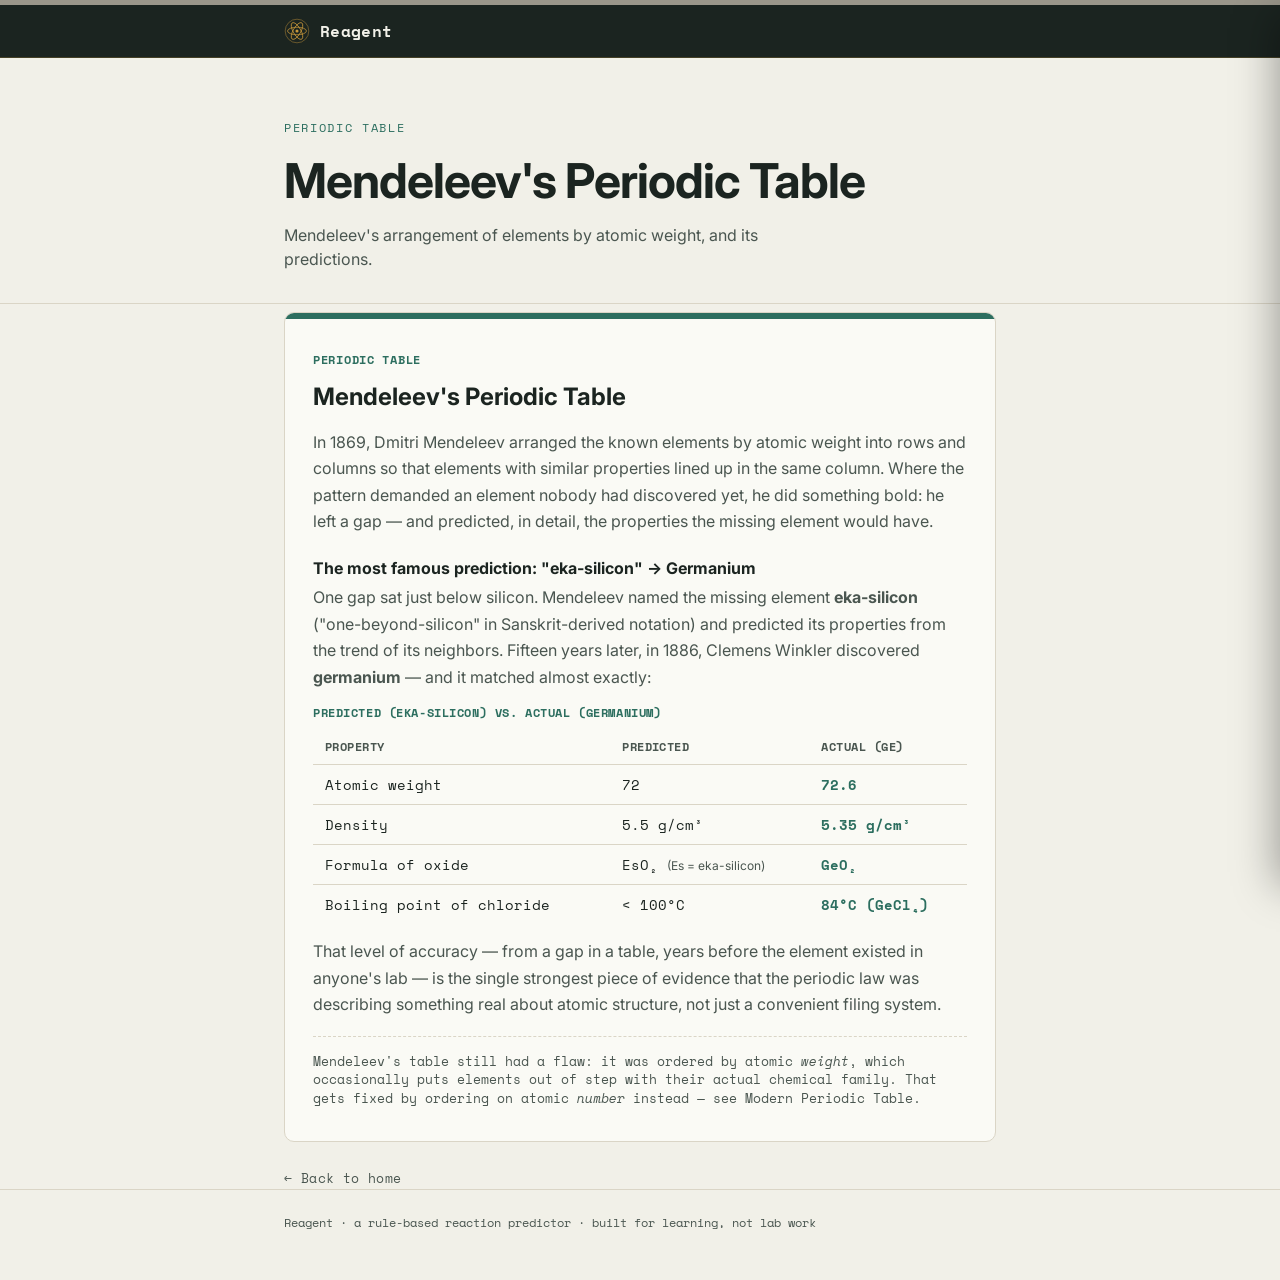
<file: mendeleev-periodic-table.html>
<!DOCTYPE html>
<html lang="en">
<head>
<meta charset="UTF-8">
<meta name="viewport" content="width=device-width, initial-scale=1.0">
<title>Mendeleev's Periodic Table — Reagent</title>
<meta name="description" content="Mendeleev's arrangement of elements by atomic weight, and its predictions.">
<link rel="preconnect" href="https://fonts.googleapis.com">
<link rel="preconnect" href="https://fonts.gstatic.com" crossorigin>
<link href="https://fonts.googleapis.com/css2?family=Space+Mono:wght@400;700&family=Inter:wght@400;500;600;700&display=swap" rel="stylesheet">
<link rel="stylesheet" href="styles.css">
</head>
<body>

<div class="indicator-rail" aria-hidden="true"></div>

<header class="top-nav">
  <div class="top-nav-inner">
    <a href="index.html" class="brand">
      <svg class="brand-mark" width="26" height="26" viewBox="0 0 44 44" aria-hidden="true">
        <circle cx="22" cy="22" r="20" fill="none" stroke="var(--gold)" stroke-width="1.4" opacity="0.55"/>
        <circle cx="22" cy="22" r="2.6" fill="var(--gold)"/>
        <ellipse cx="22" cy="22" rx="16" ry="6.4" fill="none" stroke="var(--gold)" stroke-width="1.3" transform="rotate(0 22 22)"/>
        <ellipse cx="22" cy="22" rx="16" ry="6.4" fill="none" stroke="var(--gold)" stroke-width="1.3" transform="rotate(60 22 22)"/>
        <ellipse cx="22" cy="22" rx="16" ry="6.4" fill="none" stroke="var(--gold)" stroke-width="1.3" transform="rotate(120 22 22)"/>
      </svg>
      <span class="brand-name">Reagent</span>
    </a>
    <button class="hamburger" id="hamburgerBtn" aria-label="Open menu" aria-expanded="false" aria-controls="siteDrawer">
      <span></span><span></span><span></span>
    </button>
  </div>
</header>

<div class="drawer-overlay" id="drawerOverlay" hidden></div>
<nav class="drawer" id="siteDrawer" aria-hidden="true">
  <div class="drawer-head">
    <span class="drawer-title">Menu</span>
    <button class="drawer-close" id="drawerCloseBtn" aria-label="Close menu">✕</button>
  </div>
  <div class="drawer-body">
    <a href="index.html" class="drawer-link">Home</a>

    <div class="drawer-section">
      <button class="drawer-section-toggle" aria-expanded="false">
        <span>Atomic Structure</span><span class="chev">⌄</span>
      </button>
      <div class="drawer-submenu-wrap"><div class="drawer-submenu">
        <a href="electronic-configuration.html">Electronic Configuration</a>
        <a href="subshell-orbital-concept.html">Subshell &amp; Orbital Concept</a>
        <a href="atomic-number.html">Atomic Number</a>
        <a href="isotope.html">Isotope</a>
        <a href="isotone.html">Isotone</a>
        <a href="isobar.html">Isobar</a>
        <a href="isomer.html">Isomer</a>
      </div></div>
    </div>

    <div class="drawer-section">
      <button class="drawer-section-toggle" aria-expanded="false">
        <span>Periodic Table</span><span class="chev">⌄</span>
      </button>
      <div class="drawer-submenu-wrap"><div class="drawer-submenu">
        <a href="doberiner-triad-law.html">D&ouml;bereiner's Triad Law</a>
        <a href="newland-octave-rule.html">Newland's Octave Rule</a>
        <a href="mendeleev-periodic-table.html">Mendeleev's Periodic Table</a>
        <a href="modern-periodic-table.html">Modern Periodic Table</a>
      </div></div>
    </div>

    <a href="contact.html" class="drawer-link">Contact</a>
  </div>
</nav>

<header class="site-header">
  <div class="wrap">
    <span class="eyebrow">Periodic Table</span>
    <h1>Mendeleev's Periodic Table</h1>
    <p class="lede">Mendeleev's arrangement of elements by atomic weight, and its predictions.</p>
  </div>
</header>

<main class="wrap">
  <section class="info-card">
    <div class="info-strip"></div>
    <div class="info-body">
      <span class="info-kicker">Periodic Table</span>
      <h2>Mendeleev's Periodic Table</h2>
      <p>In 1869, Dmitri Mendeleev arranged the known elements by atomic weight into rows and columns so that elements with similar properties lined up in the same column. Where the pattern demanded an element nobody had discovered yet, he did something bold: he left a gap — and predicted, in detail, the properties the missing element would have.</p>

      <h3 style="font-family:var(--sans); font-size:16px; margin:22px 0 4px;">The most famous prediction: "eka-silicon" → Germanium</h3>
      <p>One gap sat just below silicon. Mendeleev named the missing element <strong>eka-silicon</strong> ("one-beyond-silicon" in Sanskrit-derived notation) and predicted its properties from the trend of its neighbors. Fifteen years later, in 1886, Clemens Winkler discovered <strong>germanium</strong> — and it matched almost exactly:</p>

      <table class="data-table">
        <caption>Predicted (eka-silicon) vs. actual (germanium)</caption>
        <tr><th>Property</th><th>Predicted</th><th>Actual (Ge)</th></tr>
        <tr><td>Atomic weight</td><td>72</td><td class="hl">72.6</td></tr>
        <tr><td>Density</td><td>5.5 g/cm³</td><td class="hl">5.35 g/cm³</td></tr>
        <tr><td>Formula of oxide</td><td>EsO₂ <span style="color:var(--ink-soft); font-family:var(--sans); font-size:12px;">(Es = eka-silicon)</span></td><td class="hl">GeO₂</td></tr>
        <tr><td>Boiling point of chloride</td><td>&lt; 100°C</td><td class="hl">84°C (GeCl₄)</td></tr>
      </table>

      <p>That level of accuracy — from a gap in a table, years before the element existed in anyone's lab — is the single strongest piece of evidence that the periodic law was describing something real about atomic structure, not just a convenient filing system.</p>

      <div class="info-placeholder">Mendeleev's table still had a flaw: it was ordered by atomic <em>weight</em>, which occasionally puts elements out of step with their actual chemical family. That gets fixed by ordering on atomic <em>number</em> instead — see Modern Periodic Table.</div>
    </div>
  </section>
  <a href="index.html" class="back-link">&larr; Back to home</a>
</main>

<footer class="site-footer">
  <div class="wrap">Reagent · a rule-based reaction predictor · built for learning, not lab work</div>
</footer>

<script src="nav.js"></script>
</body>
</html>
</file>
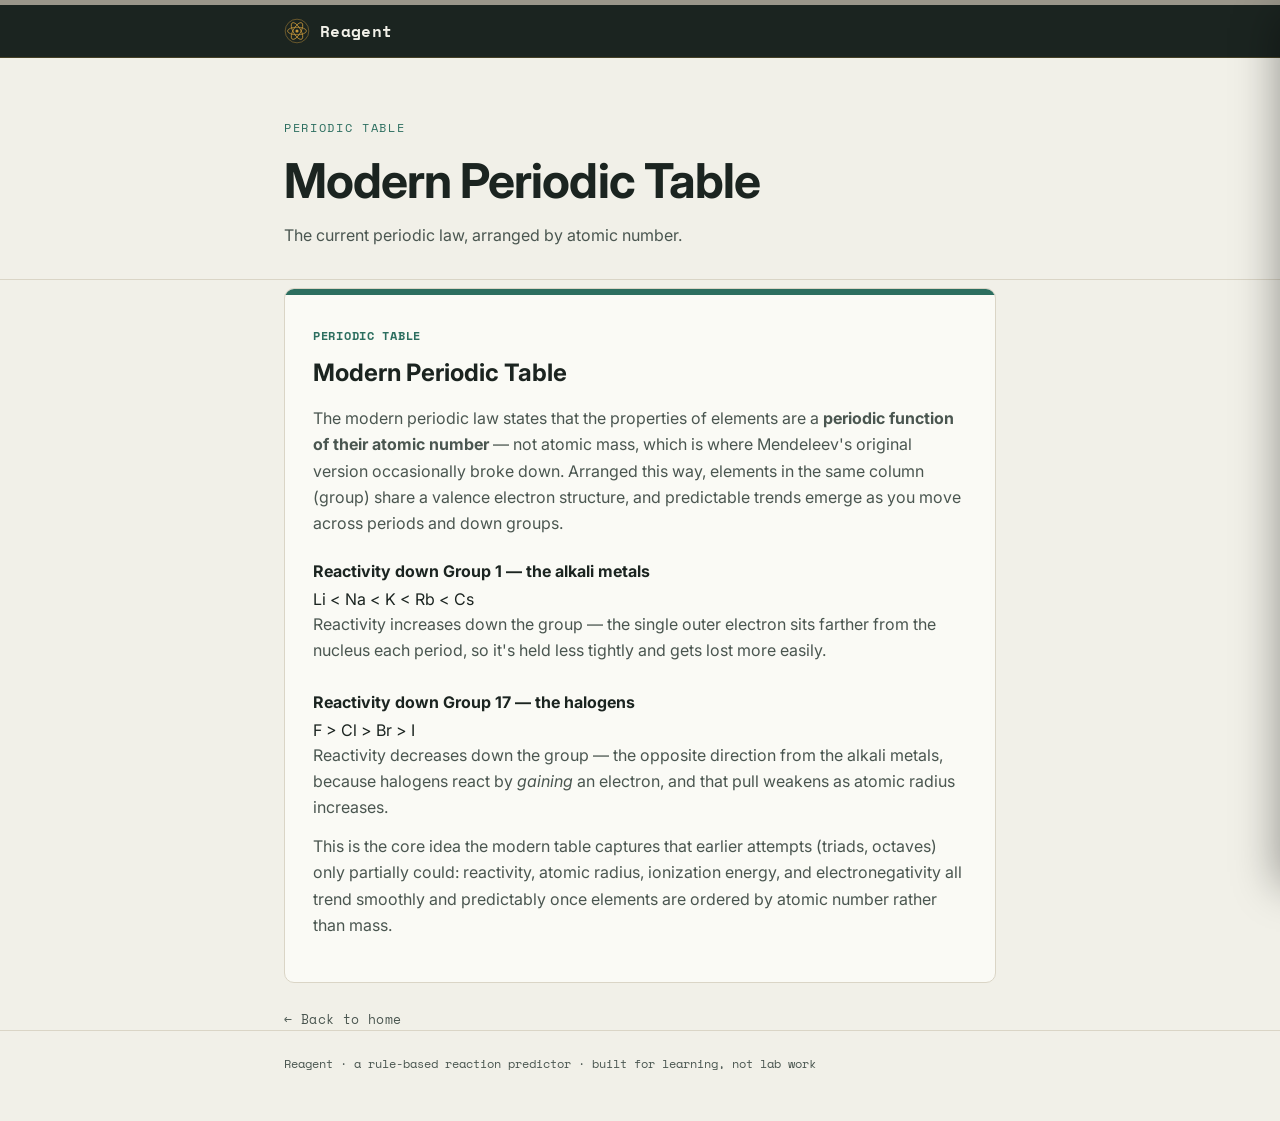
<file: modern-periodic-table.html>
<!DOCTYPE html>
<html lang="en">
<head>
<meta charset="UTF-8">
<meta name="viewport" content="width=device-width, initial-scale=1.0">
<title>Modern Periodic Table — Reagent</title>
<meta name="description" content="The current periodic law, arranged by atomic number.">
<link rel="preconnect" href="https://fonts.googleapis.com">
<link rel="preconnect" href="https://fonts.gstatic.com" crossorigin>
<link href="https://fonts.googleapis.com/css2?family=Space+Mono:wght@400;700&family=Inter:wght@400;500;600;700&display=swap" rel="stylesheet">
<link rel="stylesheet" href="styles.css">
</head>
<body>

<div class="indicator-rail" aria-hidden="true"></div>

<header class="top-nav">
  <div class="top-nav-inner">
    <a href="index.html" class="brand">
      <svg class="brand-mark" width="26" height="26" viewBox="0 0 44 44" aria-hidden="true">
        <circle cx="22" cy="22" r="20" fill="none" stroke="var(--gold)" stroke-width="1.4" opacity="0.55"/>
        <circle cx="22" cy="22" r="2.6" fill="var(--gold)"/>
        <ellipse cx="22" cy="22" rx="16" ry="6.4" fill="none" stroke="var(--gold)" stroke-width="1.3" transform="rotate(0 22 22)"/>
        <ellipse cx="22" cy="22" rx="16" ry="6.4" fill="none" stroke="var(--gold)" stroke-width="1.3" transform="rotate(60 22 22)"/>
        <ellipse cx="22" cy="22" rx="16" ry="6.4" fill="none" stroke="var(--gold)" stroke-width="1.3" transform="rotate(120 22 22)"/>
      </svg>
      <span class="brand-name">Reagent</span>
    </a>
    <button class="hamburger" id="hamburgerBtn" aria-label="Open menu" aria-expanded="false" aria-controls="siteDrawer">
      <span></span><span></span><span></span>
    </button>
  </div>
</header>

<div class="drawer-overlay" id="drawerOverlay" hidden></div>
<nav class="drawer" id="siteDrawer" aria-hidden="true">
  <div class="drawer-head">
    <span class="drawer-title">Menu</span>
    <button class="drawer-close" id="drawerCloseBtn" aria-label="Close menu">✕</button>
  </div>
  <div class="drawer-body">
    <a href="index.html" class="drawer-link">Home</a>

    <div class="drawer-section">
      <button class="drawer-section-toggle" aria-expanded="false">
        <span>Atomic Structure</span><span class="chev">⌄</span>
      </button>
      <div class="drawer-submenu-wrap"><div class="drawer-submenu">
        <a href="electronic-configuration.html">Electronic Configuration</a>
        <a href="subshell-orbital-concept.html">Subshell &amp; Orbital Concept</a>
        <a href="atomic-number.html">Atomic Number</a>
        <a href="isotope.html">Isotope</a>
        <a href="isotone.html">Isotone</a>
        <a href="isobar.html">Isobar</a>
        <a href="isomer.html">Isomer</a>
      </div></div>
    </div>

    <div class="drawer-section">
      <button class="drawer-section-toggle" aria-expanded="false">
        <span>Periodic Table</span><span class="chev">⌄</span>
      </button>
      <div class="drawer-submenu-wrap"><div class="drawer-submenu">
        <a href="doberiner-triad-law.html">D&ouml;bereiner's Triad Law</a>
        <a href="newland-octave-rule.html">Newland's Octave Rule</a>
        <a href="mendeleev-periodic-table.html">Mendeleev's Periodic Table</a>
        <a href="modern-periodic-table.html">Modern Periodic Table</a>
      </div></div>
    </div>

    <a href="contact.html" class="drawer-link">Contact</a>
  </div>
</nav>

<header class="site-header">
  <div class="wrap">
    <span class="eyebrow">Periodic Table</span>
    <h1>Modern Periodic Table</h1>
    <p class="lede">The current periodic law, arranged by atomic number.</p>
  </div>
</header>

<main class="wrap">
  <section class="info-card">
    <div class="info-strip"></div>
    <div class="info-body">
      <span class="info-kicker">Periodic Table</span>
      <h2>Modern Periodic Table</h2>
      <p>The modern periodic law states that the properties of elements are a <strong>periodic function of their atomic number</strong> — not atomic mass, which is where Mendeleev's original version occasionally broke down. Arranged this way, elements in the same column (group) share a valence electron structure, and predictable trends emerge as you move across periods and down groups.</p>

      <h3 style="font-family:var(--sans); font-size:16px; margin:22px 0 4px;">Reactivity down Group 1 — the alkali metals</h3>
      <div class="trend-chain">Li <span class="trend-op">&lt;</span> Na <span class="trend-op">&lt;</span> K <span class="trend-op">&lt;</span> Rb <span class="trend-op">&lt;</span> Cs</div>
      <p class="trend-caption">Reactivity increases down the group — the single outer electron sits farther from the nucleus each period, so it's held less tightly and gets lost more easily.</p>

      <h3 style="font-family:var(--sans); font-size:16px; margin:26px 0 4px;">Reactivity down Group 17 — the halogens</h3>
      <div class="trend-chain">F <span class="trend-op">&gt;</span> Cl <span class="trend-op">&gt;</span> Br <span class="trend-op">&gt;</span> I</div>
      <p class="trend-caption">Reactivity decreases down the group — the opposite direction from the alkali metals, because halogens react by <em>gaining</em> an electron, and that pull weakens as atomic radius increases.</p>

      <p>This is the core idea the modern table captures that earlier attempts (triads, octaves) only partially could: reactivity, atomic radius, ionization energy, and electronegativity all trend smoothly and predictably once elements are ordered by atomic number rather than mass.</p>
    </div>
  </section>
  <a href="index.html" class="back-link">&larr; Back to home</a>
</main>

<footer class="site-footer">
  <div class="wrap">Reagent · a rule-based reaction predictor · built for learning, not lab work</div>
</footer>

<script src="nav.js"></script>
</body>
</html>
</file>
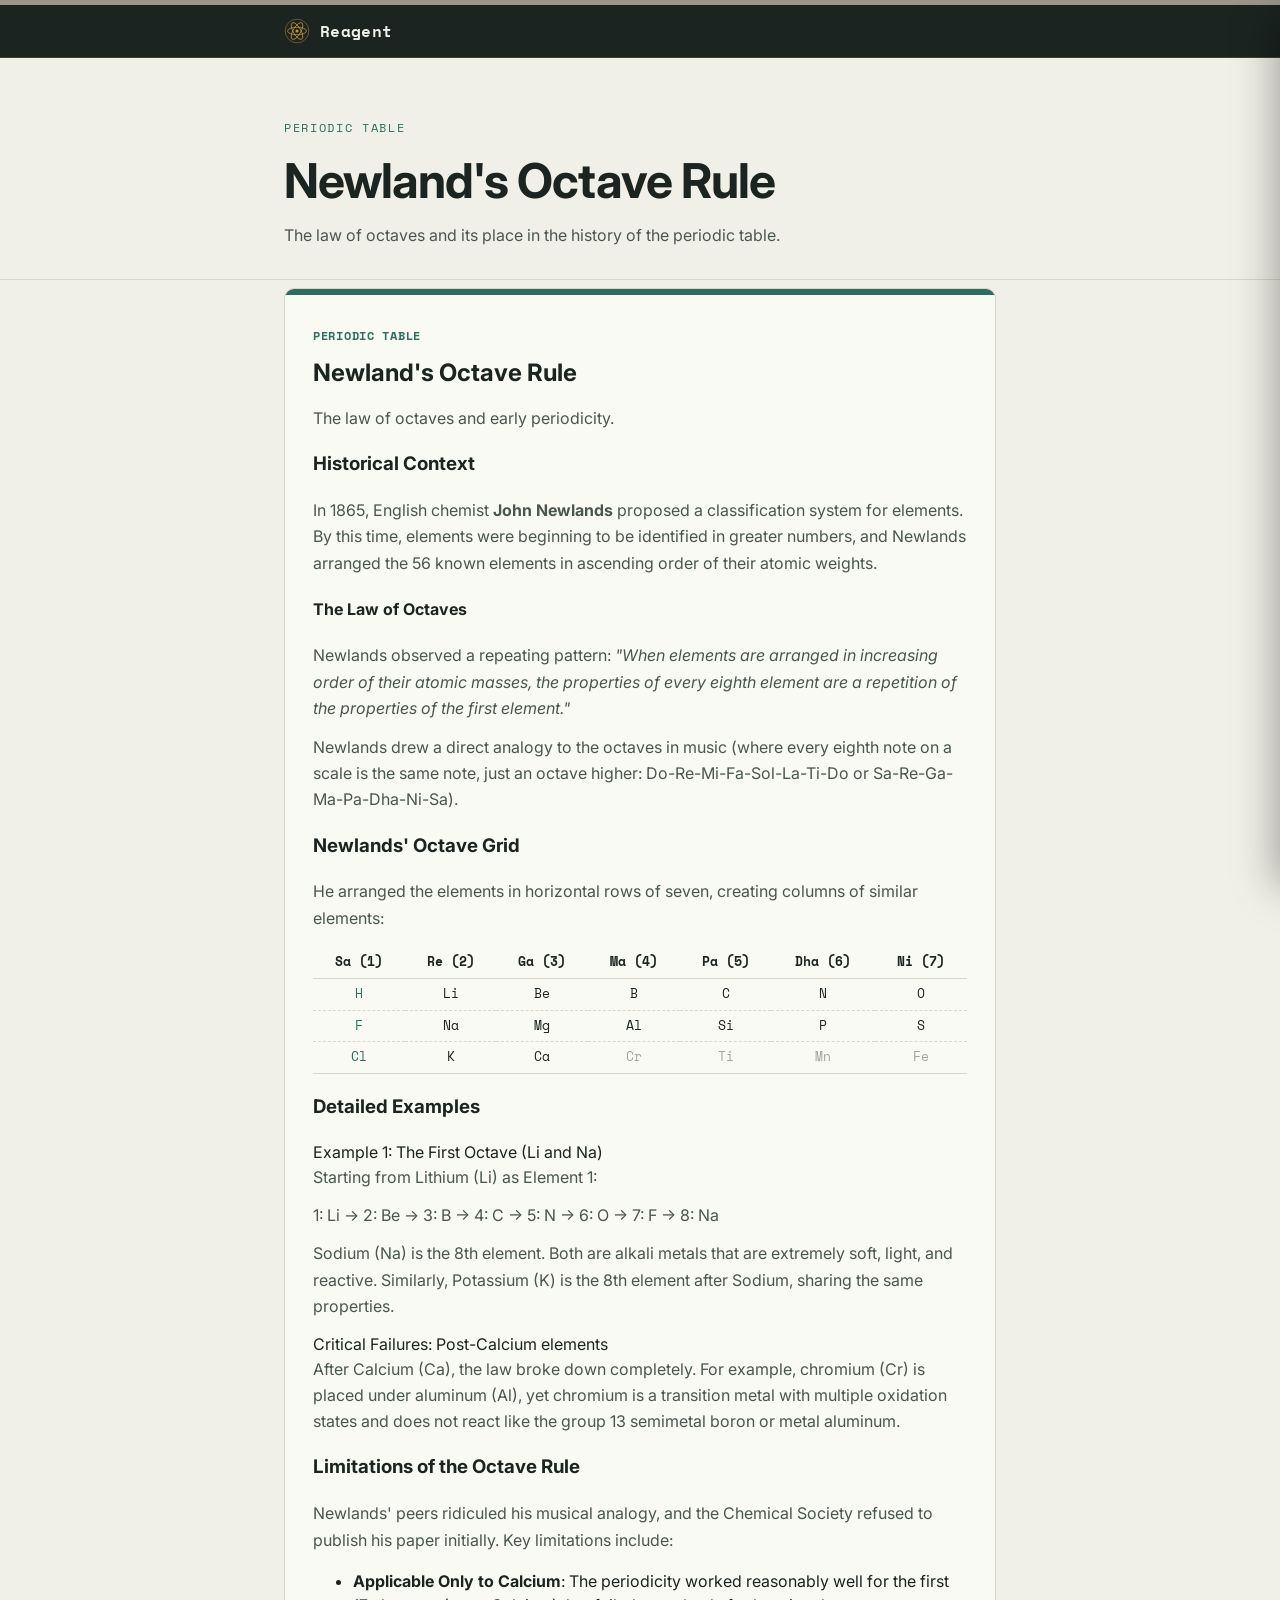
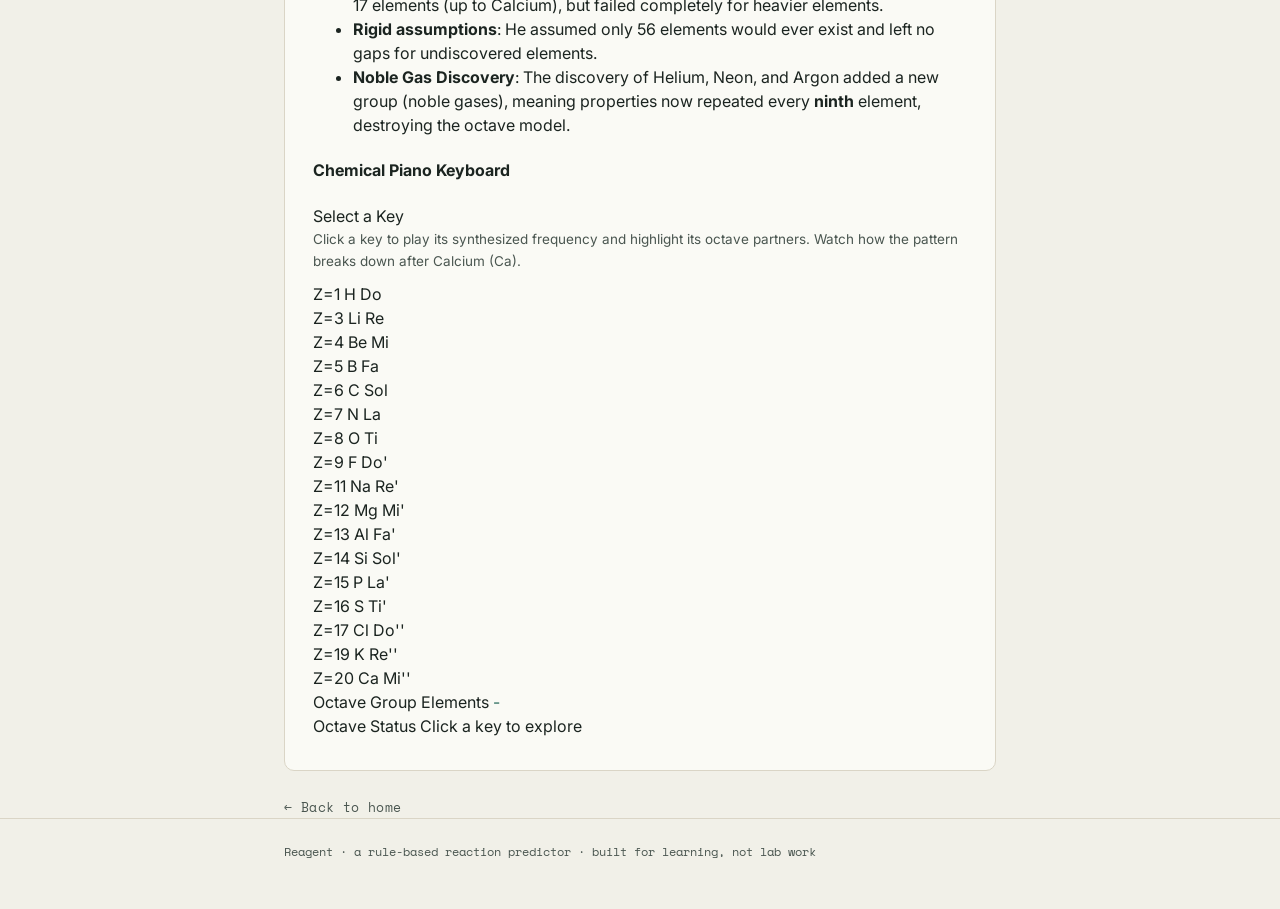
<file: newland-octave-rule.html>
<!DOCTYPE html>
<html lang="en">
<head>
<meta charset="UTF-8">
<meta name="viewport" content="width=device-width, initial-scale=1.0">
<title>Newland's Octave Rule — Reagent</title>
<meta name="description" content="The law of octaves and its place in the history of the periodic table.">
<link rel="preconnect" href="https://fonts.googleapis.com">
<link rel="preconnect" href="https://fonts.gstatic.com" crossorigin>
<link href="https://fonts.googleapis.com/css2?family=Space+Mono:wght@400;700&family=Inter:wght@400;500;600;700&display=swap" rel="stylesheet">
<link rel="stylesheet" href="styles.css">
</head>
<body>

<div class="indicator-rail" aria-hidden="true"></div>

<header class="top-nav">
  <div class="top-nav-inner">
    <a href="index.html" class="brand">
      <svg class="brand-mark" width="26" height="26" viewBox="0 0 44 44" aria-hidden="true">
        <circle cx="22" cy="22" r="20" fill="none" stroke="var(--gold)" stroke-width="1.4" opacity="0.55"/>
        <circle cx="22" cy="22" r="2.6" fill="var(--gold)"/>
        <ellipse cx="22" cy="22" rx="16" ry="6.4" fill="none" stroke="var(--gold)" stroke-width="1.3" transform="rotate(0 22 22)"/>
        <ellipse cx="22" cy="22" rx="16" ry="6.4" fill="none" stroke="var(--gold)" stroke-width="1.3" transform="rotate(60 22 22)"/>
        <ellipse cx="22" cy="22" rx="16" ry="6.4" fill="none" stroke="var(--gold)" stroke-width="1.3" transform="rotate(120 22 22)"/>
      </svg>
      <span class="brand-name">Reagent</span>
    </a>
    <button class="hamburger" id="hamburgerBtn" aria-label="Open menu" aria-expanded="false" aria-controls="siteDrawer">
      <span></span><span></span><span></span>
    </button>
  </div>
</header>

<div class="drawer-overlay" id="drawerOverlay" hidden></div>
<nav class="drawer" id="siteDrawer" aria-hidden="true">
  <div class="drawer-head">
    <span class="drawer-title">Menu</span>
    <button class="drawer-close" id="drawerCloseBtn" aria-label="Close menu">✕</button>
  </div>
  <div class="drawer-body">
    <a href="index.html" class="drawer-link">Home</a>

    <div class="drawer-section">
      <button class="drawer-section-toggle" aria-expanded="false">
        <span>Atomic Structure</span><span class="chev">⌄</span>
      </button>
      <div class="drawer-submenu-wrap"><div class="drawer-submenu">
        <a href="electronic-configuration.html">Electronic Configuration</a>
        <a href="subshell-orbital-concept.html">Subshell &amp; Orbital Concept</a>
        <a href="atomic-number.html">Atomic Number</a>
        <a href="isotope.html">Isotope</a>
        <a href="isotone.html">Isotone</a>
        <a href="isobar.html">Isobar</a>
        <a href="isomer.html">Isomer</a>
      </div></div>
    </div>

    <div class="drawer-section">
      <button class="drawer-section-toggle" aria-expanded="false">
        <span>Periodic Table</span><span class="chev">⌄</span>
      </button>
      <div class="drawer-submenu-wrap"><div class="drawer-submenu">
        <a href="doberiner-triad-law.html">D&ouml;bereiner's Triad Law</a>
        <a href="newland-octave-rule.html">Newland's Octave Rule</a>
        <a href="mendeleev-periodic-table.html">Mendeleev's Periodic Table</a>
        <a href="modern-periodic-table.html">Modern Periodic Table</a>
      </div></div>
    </div>

    <a href="contact.html" class="drawer-link">Contact</a>
  </div>
</nav>

<header class="site-header">
  <div class="wrap">
    <span class="eyebrow">Periodic Table</span>
    <h1>Newland's Octave Rule</h1>
    <p class="lede">The law of octaves and its place in the history of the periodic table.</p>
  </div>
</header>

<main class="wrap">
  <section class="info-card">
    <div class="info-strip"></div>
    <div class="info-body">
      <span class="info-kicker">Periodic Table</span>
      <h2>Newland's Octave Rule</h2>
      <p class="lede">The law of octaves and early periodicity.</p>

      <div class="concept-section">
        <h3>Historical Context</h3>
        <p>In 1865, English chemist <strong>John Newlands</strong> proposed a classification system for elements. By this time, elements were beginning to be identified in greater numbers, and Newlands arranged the 56 known elements in ascending order of their atomic weights.</p>
        
        <h4>The Law of Octaves</h4>
        <p>Newlands observed a repeating pattern: <em>"When elements are arranged in increasing order of their atomic masses, the properties of every eighth element are a repetition of the properties of the first element."</em></p>
        <p>Newlands drew a direct analogy to the octaves in music (where every eighth note on a scale is the same note, just an octave higher: Do-Re-Mi-Fa-Sol-La-Ti-Do or Sa-Re-Ga-Ma-Pa-Dha-Ni-Sa).</p>
      </div>

      <div class="concept-section">
        <h3>Newlands' Octave Grid</h3>
        <p>He arranged the elements in horizontal rows of seven, creating columns of similar elements:</p>
        <div class="widget-output-panel" style="overflow-x:auto; margin:16px 0;">
          <table style="width:100%; border-collapse:collapse; font-family:var(--mono); font-size:12.5px; text-align:center;">
            <thead>
              <tr style="border-bottom:1.5px solid var(--line); font-weight:700;">
                <th style="padding:6px;">Sa (1)</th>
                <th style="padding:6px;">Re (2)</th>
                <th style="padding:6px;">Ga (3)</th>
                <th style="padding:6px;">Ma (4)</th>
                <th style="padding:6px;">Pa (5)</th>
                <th style="padding:6px;">Dha (6)</th>
                <th style="padding:6px;">Ni (7)</th>
              </tr>
            </thead>
            <tbody>
              <tr style="border-bottom:1px dashed var(--line);">
                <td style="padding:6px; color:var(--teal)">H</td>
                <td style="padding:6px;">Li</td>
                <td style="padding:6px;">Be</td>
                <td style="padding:6px;">B</td>
                <td style="padding:6px;">C</td>
                <td style="padding:6px;">N</td>
                <td style="padding:6px;">O</td>
              </tr>
              <tr style="border-bottom:1px dashed var(--line);">
                <td style="padding:6px; color:var(--teal)">F</td>
                <td style="padding:6px;">Na</td>
                <td style="padding:6px;">Mg</td>
                <td style="padding:6px;">Al</td>
                <td style="padding:6px;">Si</td>
                <td style="padding:6px;">P</td>
                <td style="padding:6px;">S</td>
              </tr>
              <tr style="border-bottom:1px solid var(--line);">
                <td style="padding:6px; color:var(--teal)">Cl</td>
                <td style="padding:6px;">K</td>
                <td style="padding:6px;">Ca</td>
                <td style="padding:6px; filter:opacity(0.4)">Cr</td>
                <td style="padding:6px; filter:opacity(0.4)">Ti</td>
                <td style="padding:6px; filter:opacity(0.4)">Mn</td>
                <td style="padding:6px; filter:opacity(0.4)">Fe</td>
              </tr>
            </tbody>
          </table>
        </div>
      </div>

      <div class="concept-section">
        <h3>Detailed Examples</h3>
        
        <div class="example-card">
          <span class="example-card-title">Example 1: The First Octave (Li and Na)</span>
          <p>Starting from Lithium (Li) as Element 1:</p>
          <p class="formula">1: Li → 2: Be → 3: B → 4: C → 5: N → 6: O → 7: F → 8: Na</p>
          <p>Sodium (Na) is the 8th element. Both are alkali metals that are extremely soft, light, and reactive. Similarly, Potassium (K) is the 8th element after Sodium, sharing the same properties.</p>
        </div>

        <div class="example-card">
          <span class="example-card-title">Critical Failures: Post-Calcium elements</span>
          <p>After Calcium (Ca), the law broke down completely. For example, chromium (Cr) is placed under aluminum (Al), yet chromium is a transition metal with multiple oxidation states and does not react like the group 13 semimetal boron or metal aluminum.</p>
        </div>
      </div>

      <div class="concept-section">
        <h3>Limitations of the Octave Rule</h3>
        <p>Newlands' peers ridiculed his musical analogy, and the Chemical Society refused to publish his paper initially. Key limitations include:</p>
        <ul class="concept-list">
          <li><strong>Applicable Only to Calcium</strong>: The periodicity worked reasonably well for the first 17 elements (up to Calcium), but failed completely for heavier elements.</li>
          <li><strong>Rigid assumptions</strong>: He assumed only 56 elements would ever exist and left no gaps for undiscovered elements.</li>
          <li><strong>Noble Gas Discovery</strong>: The discovery of Helium, Neon, and Argon added a new group (noble gases), meaning properties now repeated every <strong>ninth</strong> element, destroying the octave model.</li>
        </ul>
      </div>

      <div class="science-widget" id="octaveWidget">
        <div class="widget-header">
          <h4 class="widget-title">Chemical Piano Keyboard</h4>
          <span class="widget-badge" id="octaveNoteBadge">Select a Key</span>
        </div>
        <div class="widget-body">
          <p style="font-size: 13.5px; color: var(--ink-soft); margin: 0 0 10px;">
            Click a key to play its synthesized frequency and highlight its octave partners. Watch how the pattern breaks down after Calcium (Ca).
          </p>

          <div class="octave-keyboard-wrap">
            <div class="octave-keyboard" id="pianoKeys">
              <!-- Dynamically populated keys -->
            </div>
          </div>

          <div class="widget-output-panel">
            <div class="widget-row">
              <span class="widget-row-label">Octave Group Elements</span>
              <span class="widget-row-val" id="octaveList" style="color:var(--teal)">-</span>
            </div>
            <div class="widget-row" style="border-bottom:none">
              <span class="widget-row-label">Octave Status</span>
              <span class="widget-row-val" id="octaveStatus">Click a key to explore</span>
            </div>
          </div>
        </div>
      </div>

    </div>
  </section>
  <a href="index.html" class="back-link">&larr; Back to home</a>
</main>

<script>
  document.addEventListener("DOMContentLoaded", () => {
    const keysData = [
      { sym: "H", z: 1, note: "Do", freq: 261.63, col: 1 },
      { sym: "Li", z: 3, note: "Re", freq: 293.66, col: 2 },
      { sym: "Be", z: 4, note: "Mi", freq: 329.63, col: 3 },
      { sym: "B", z: 5, note: "Fa", freq: 349.23, col: 4 },
      { sym: "C", z: 6, note: "Sol", freq: 392.00, col: 5 },
      { sym: "N", z: 7, note: "La", freq: 440.00, col: 6 },
      { sym: "O", z: 8, note: "Ti", freq: 493.88, col: 7 },
      
      { sym: "F", z: 9, note: "Do'", freq: 523.25, col: 1 },
      { sym: "Na", z: 11, note: "Re'", freq: 587.33, col: 2 },
      { sym: "Mg", z: 12, note: "Mi'", freq: 659.25, col: 3 },
      { sym: "Al", z: 13, note: "Fa'", freq: 698.46, col: 4 },
      { sym: "Si", z: 14, note: "Sol'", freq: 783.99, col: 5 },
      { sym: "P", z: 15, note: "La'", freq: 880.00, col: 6 },
      { sym: "S", z: 16, note: "Ti'", freq: 987.77, col: 7 },
      
      { sym: "Cl", z: 17, note: "Do''", freq: 1046.50, col: 1 },
      { sym: "K", z: 19, note: "Re''", freq: 1174.66, col: 2 },
      { sym: "Ca", z: 20, note: "Mi''", freq: 1318.51, col: 3 }
    ];

    const piano = document.getElementById("pianoKeys");

    // Audio Context Synthesizer
    let audioCtx = null;
    function playNote(freq) {
      try {
        if (!audioCtx) {
          audioCtx = new (window.AudioContext || window.webkitAudioContext)();
        }
        if (audioCtx.state === 'suspended') {
          audioCtx.resume();
        }
        const osc = audioCtx.createOscillator();
        const gain = audioCtx.createGain();
        
        osc.connect(gain);
        gain.connect(audioCtx.destination);
        
        osc.type = "sine";
        osc.frequency.setValueAtTime(freq, audioCtx.currentTime);
        
        gain.gain.setValueAtTime(0.2, audioCtx.currentTime);
        gain.gain.exponentialRampToValueAtTime(0.001, audioCtx.currentTime + 0.6);
        
        osc.start();
        osc.stop(audioCtx.currentTime + 0.6);
      } catch (err) {
        console.warn("Audio Context blocked or not supported:", err);
      }
    }

    // Render Keys
    keysData.forEach(key => {
      const keyDiv = document.createElement("div");
      keyDiv.className = "octave-key";
      keyDiv.dataset.sym = key.sym;
      keyDiv.dataset.col = key.col;
      keyDiv.dataset.freq = key.freq;
      keyDiv.innerHTML = `
        <span class="octave-key-num">Z=${key.z}</span>
        <span class="octave-key-sym">${key.sym}</span>
        <span class="octave-key-note">${key.note}</span>
      `;
      piano.appendChild(keyDiv);

      keyDiv.addEventListener("click", () => {
        // Highlight active key and column
        document.querySelectorAll(".octave-key").forEach(k => k.classList.remove("active"));
        keyDiv.classList.add("active");

        const groupKeys = keysData.filter(kd => kd.col === key.col);
        const groupSymbols = groupKeys.map(kd => kd.sym).join(" — ");
        
        document.getElementById("octaveList").textContent = groupSymbols;
        document.getElementById("octaveNoteBadge").textContent = `Column ${key.col} (${key.note})`;

        const statusEl = document.getElementById("octaveStatus");
        
        if (key.z > 20 || (key.sym === "Ca" || key.sym === "K" || key.sym === "Cl")) {
          if (key.sym === "Ca") {
            statusEl.innerHTML = `<span style="color:var(--red); font-weight:700">Breakdown Point!</span> Calcium is the last element obeying the rule. The next element in this column would be Chromium, which is a transition metal and does not match the properties of Be or Mg.`;
          } else {
            statusEl.innerHTML = `<span style="color:var(--teal)">Rule holds:</span> ${key.sym} behaves similarly to its column partner(s).`;
          }
        } else {
          statusEl.innerHTML = `<span style="color:var(--teal)">Rule holds:</span> ${key.sym} matches properties of other members in Column ${key.col}.`;
        }

        // Highlight column partners
        document.querySelectorAll(".octave-key").forEach(k => {
          if (parseInt(k.dataset.col) === key.col) {
            k.classList.add("active");
          }
        });

        playNote(key.freq);
      });
    });
  });
</script>

<footer class="site-footer">
  <div class="wrap">Reagent · a rule-based reaction predictor · built for learning, not lab work</div>
</footer>

<script src="nav.js"></script>
</body>
</html>
</file>
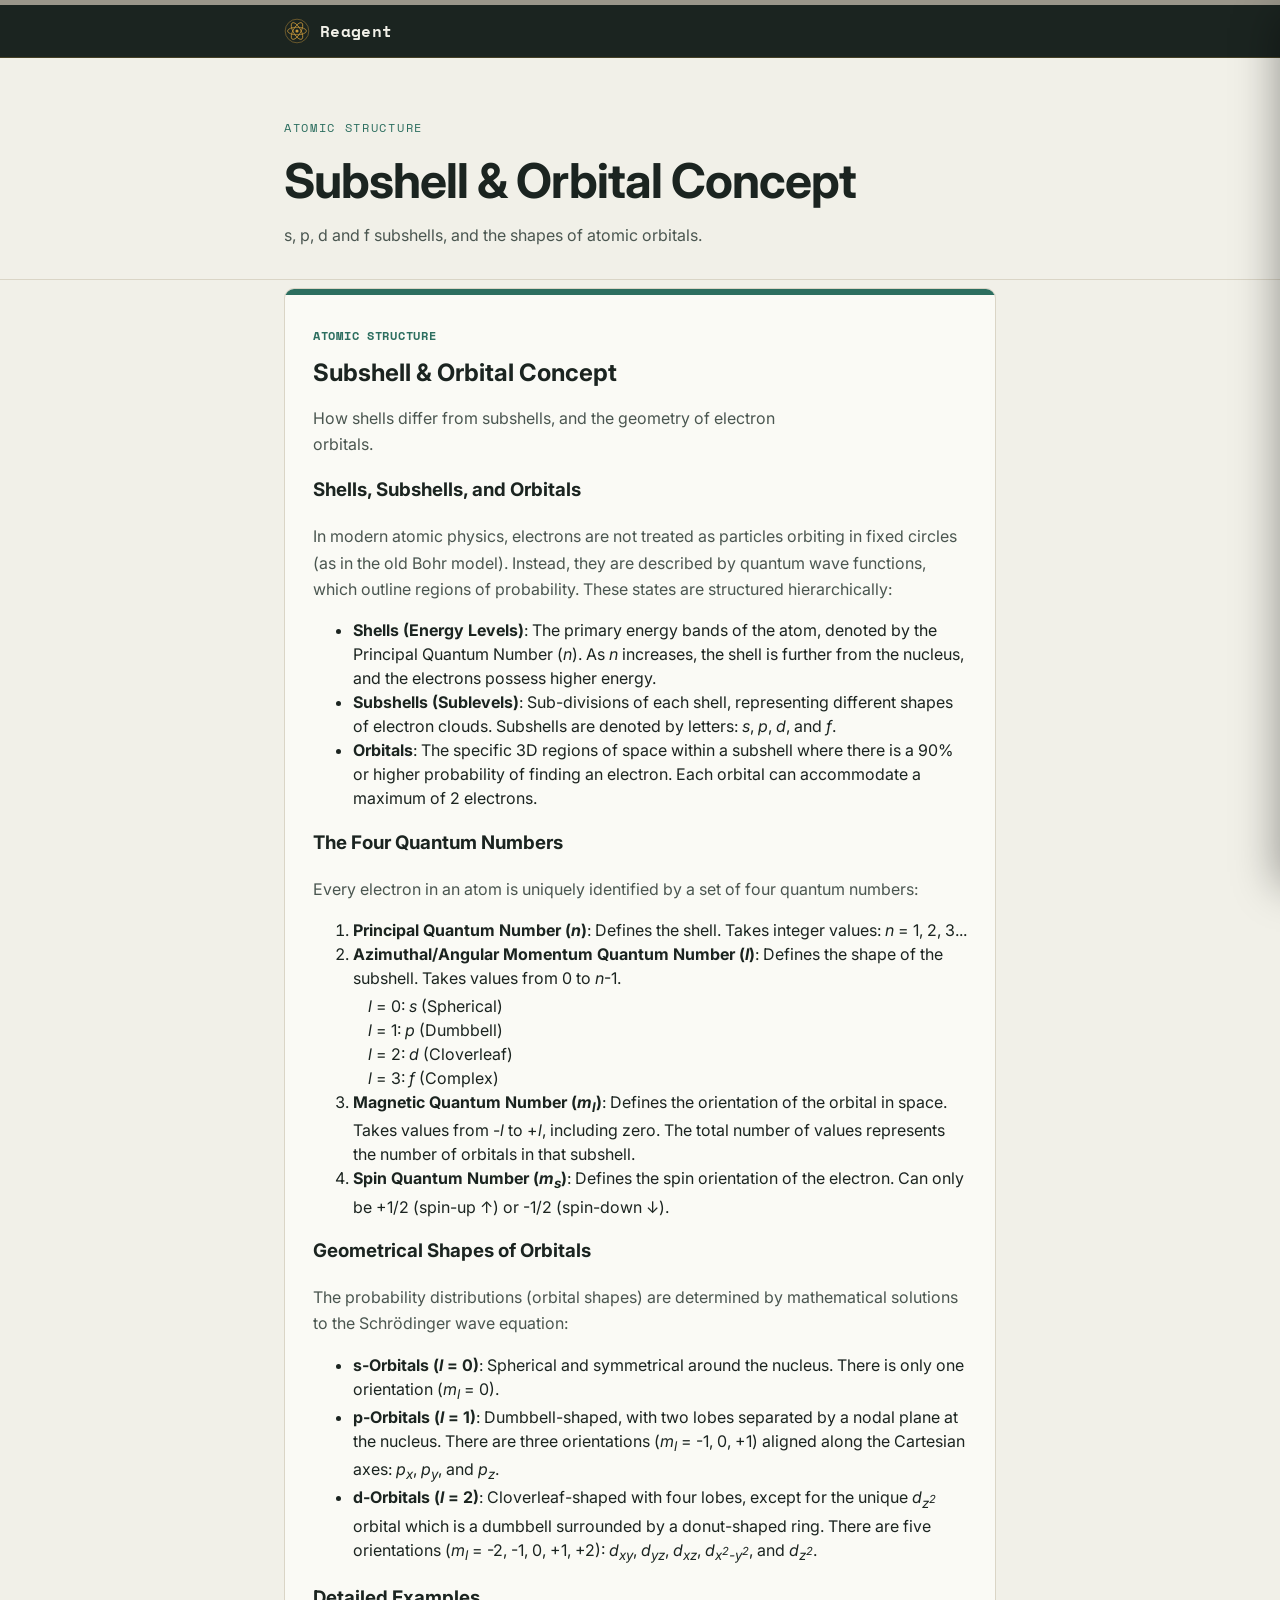
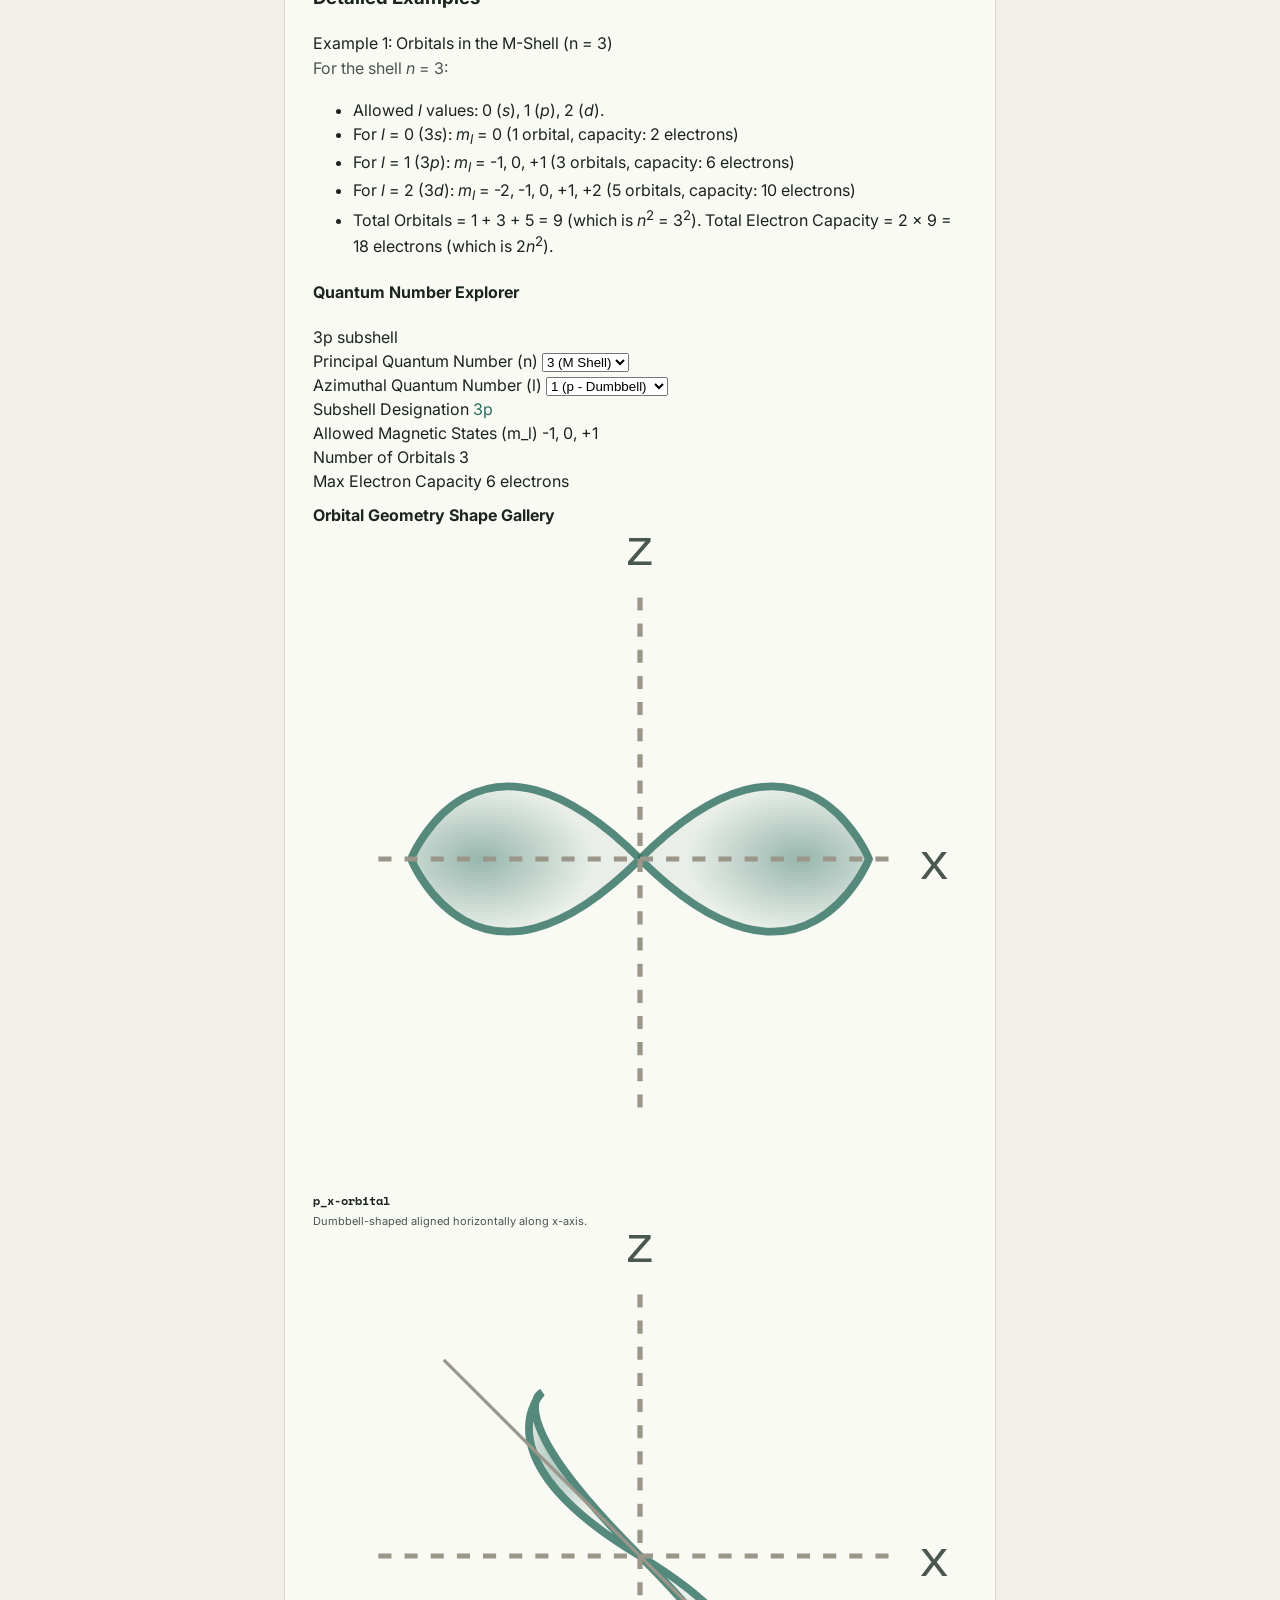
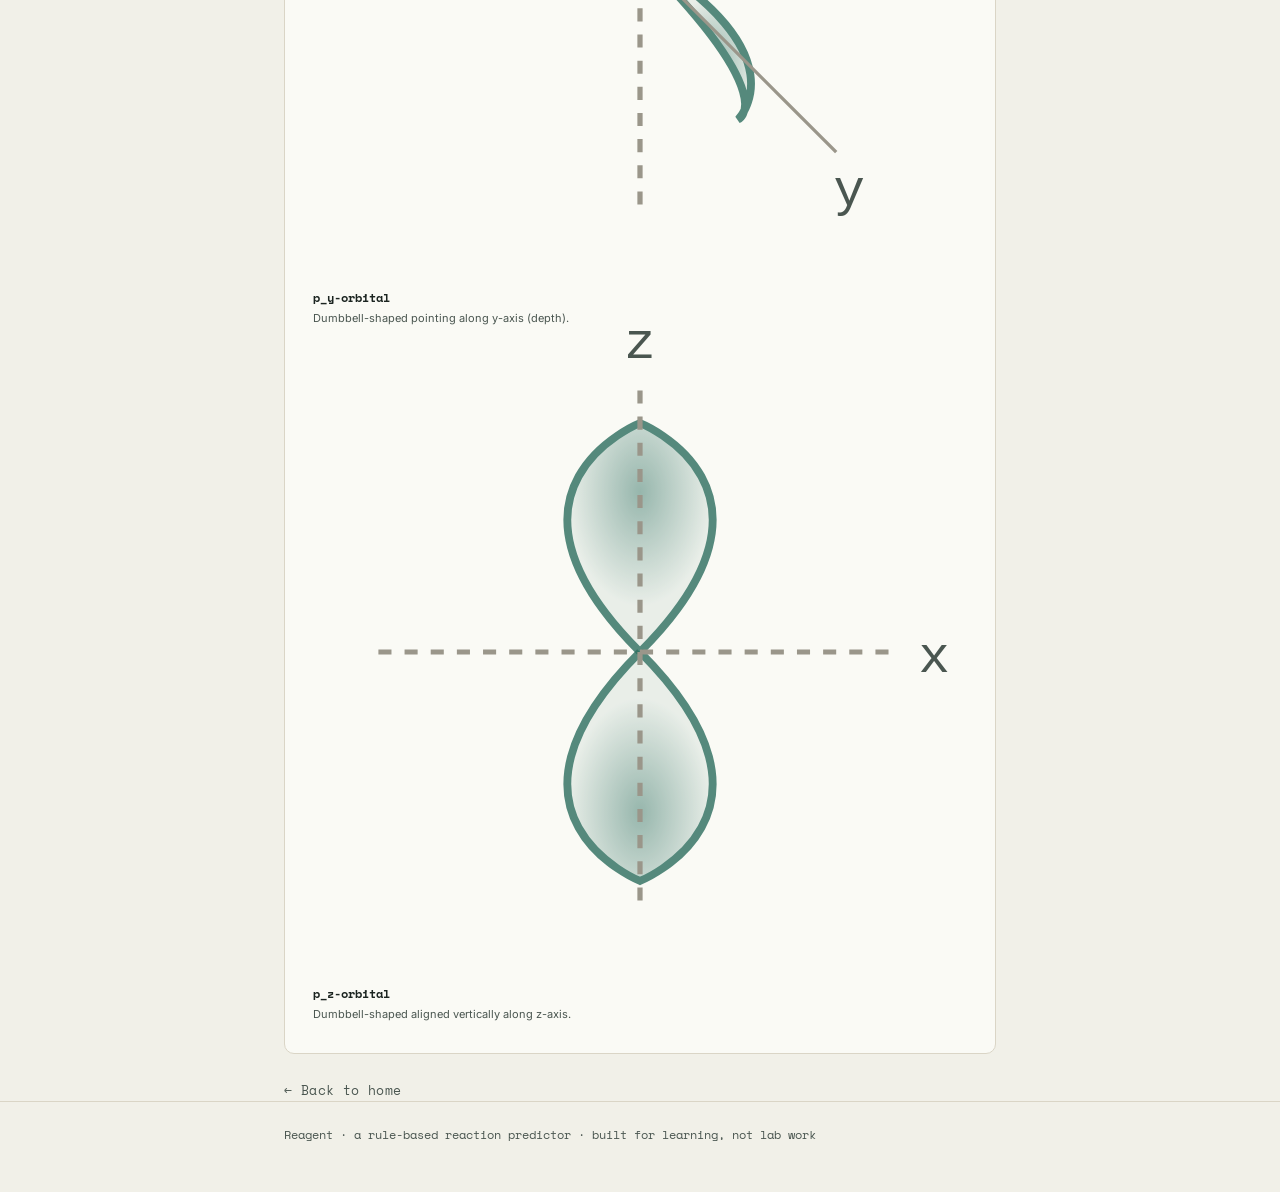
<file: subshell-orbital-concept.html>
<!DOCTYPE html>
<html lang="en">
<head>
<meta charset="UTF-8">
<meta name="viewport" content="width=device-width, initial-scale=1.0">
<title>Subshell & Orbital Concept — Reagent</title>
<meta name="description" content="s, p, d and f subshells, and the shapes of atomic orbitals.">
<link rel="preconnect" href="https://fonts.googleapis.com">
<link rel="preconnect" href="https://fonts.gstatic.com" crossorigin>
<link href="https://fonts.googleapis.com/css2?family=Space+Mono:wght@400;700&family=Inter:wght@400;500;600;700&display=swap" rel="stylesheet">
<link rel="stylesheet" href="styles.css">
</head>
<body>

<div class="indicator-rail" aria-hidden="true"></div>

<header class="top-nav">
  <div class="top-nav-inner">
    <a href="index.html" class="brand">
      <svg class="brand-mark" width="26" height="26" viewBox="0 0 44 44" aria-hidden="true">
        <circle cx="22" cy="22" r="20" fill="none" stroke="var(--gold)" stroke-width="1.4" opacity="0.55"/>
        <circle cx="22" cy="22" r="2.6" fill="var(--gold)"/>
        <ellipse cx="22" cy="22" rx="16" ry="6.4" fill="none" stroke="var(--gold)" stroke-width="1.3" transform="rotate(0 22 22)"/>
        <ellipse cx="22" cy="22" rx="16" ry="6.4" fill="none" stroke="var(--gold)" stroke-width="1.3" transform="rotate(60 22 22)"/>
        <ellipse cx="22" cy="22" rx="16" ry="6.4" fill="none" stroke="var(--gold)" stroke-width="1.3" transform="rotate(120 22 22)"/>
      </svg>
      <span class="brand-name">Reagent</span>
    </a>
    <button class="hamburger" id="hamburgerBtn" aria-label="Open menu" aria-expanded="false" aria-controls="siteDrawer">
      <span></span><span></span><span></span>
    </button>
  </div>
</header>

<div class="drawer-overlay" id="drawerOverlay" hidden></div>
<nav class="drawer" id="siteDrawer" aria-hidden="true">
  <div class="drawer-head">
    <span class="drawer-title">Menu</span>
    <button class="drawer-close" id="drawerCloseBtn" aria-label="Close menu">✕</button>
  </div>
  <div class="drawer-body">
    <a href="index.html" class="drawer-link">Home</a>

    <div class="drawer-section">
      <button class="drawer-section-toggle" aria-expanded="false">
        <span>Atomic Structure</span><span class="chev">⌄</span>
      </button>
      <div class="drawer-submenu-wrap"><div class="drawer-submenu">
        <a href="electronic-configuration.html">Electronic Configuration</a>
        <a href="subshell-orbital-concept.html">Subshell &amp; Orbital Concept</a>
        <a href="atomic-number.html">Atomic Number</a>
        <a href="isotope.html">Isotope</a>
        <a href="isotone.html">Isotone</a>
        <a href="isobar.html">Isobar</a>
        <a href="isomer.html">Isomer</a>
      </div></div>
    </div>

    <div class="drawer-section">
      <button class="drawer-section-toggle" aria-expanded="false">
        <span>Periodic Table</span><span class="chev">⌄</span>
      </button>
      <div class="drawer-submenu-wrap"><div class="drawer-submenu">
        <a href="doberiner-triad-law.html">D&ouml;bereiner's Triad Law</a>
        <a href="newland-octave-rule.html">Newland's Octave Rule</a>
        <a href="mendeleev-periodic-table.html">Mendeleev's Periodic Table</a>
        <a href="modern-periodic-table.html">Modern Periodic Table</a>
      </div></div>
    </div>

    <a href="contact.html" class="drawer-link">Contact</a>
  </div>
</nav>

<header class="site-header">
  <div class="wrap">
    <span class="eyebrow">Atomic Structure</span>
    <h1>Subshell & Orbital Concept</h1>
    <p class="lede">s, p, d and f subshells, and the shapes of atomic orbitals.</p>
  </div>
</header>

<main class="wrap">
  <section class="info-card">
    <div class="info-strip"></div>
    <div class="info-body">
      <span class="info-kicker">Atomic Structure</span>
      <h2>Subshell &amp; Orbital Concept</h2>
      <p class="lede">How shells differ from subshells, and the geometry of electron orbitals.</p>

      <div class="concept-section">
        <h3>Shells, Subshells, and Orbitals</h3>
        <p>In modern atomic physics, electrons are not treated as particles orbiting in fixed circles (as in the old Bohr model). Instead, they are described by quantum wave functions, which outline regions of probability. These states are structured hierarchically:</p>
        <ul class="concept-list">
          <li><strong>Shells (Energy Levels)</strong>: The primary energy bands of the atom, denoted by the Principal Quantum Number (<i>n</i>). As <i>n</i> increases, the shell is further from the nucleus, and the electrons possess higher energy.</li>
          <li><strong>Subshells (Sublevels)</strong>: Sub-divisions of each shell, representing different shapes of electron clouds. Subshells are denoted by letters: <i>s</i>, <i>p</i>, <i>d</i>, and <i>f</i>.</li>
          <li><strong>Orbitals</strong>: The specific 3D regions of space within a subshell where there is a 90% or higher probability of finding an electron. Each orbital can accommodate a maximum of 2 electrons.</li>
        </ul>
      </div>

      <div class="concept-section">
        <h3>The Four Quantum Numbers</h3>
        <p>Every electron in an atom is uniquely identified by a set of four quantum numbers:</p>
        
        <ol class="concept-list" style="list-style-type: decimal;">
          <li><strong>Principal Quantum Number (<i>n</i>)</strong>: Defines the shell. Takes integer values: <i>n</i> = 1, 2, 3...</li>
          <li><strong>Azimuthal/Angular Momentum Quantum Number (<i>l</i>)</strong>: Defines the shape of the subshell. Takes values from 0 to <i>n</i>-1.
            <ul style="list-style-type: none; padding-left: 15px; margin-top: 4px;">
              <li><i>l</i> = 0: <i>s</i> (Spherical)</li>
              <li><i>l</i> = 1: <i>p</i> (Dumbbell)</li>
              <li><i>l</i> = 2: <i>d</i> (Cloverleaf)</li>
              <li><i>l</i> = 3: <i>f</i> (Complex)</li>
            </ul>
          </li>
          <li><strong>Magnetic Quantum Number (<i>m<sub>l</sub></i>)</strong>: Defines the orientation of the orbital in space. Takes values from -<i>l</i> to +<i>l</i>, including zero. The total number of values represents the number of orbitals in that subshell.</li>
          <li><strong>Spin Quantum Number (<i>m<sub>s</sub></i>)</strong>: Defines the spin orientation of the electron. Can only be +1/2 (spin-up ↑) or -1/2 (spin-down ↓).</li>
        </ol>
      </div>

      <div class="concept-section">
        <h3>Geometrical Shapes of Orbitals</h3>
        <p>The probability distributions (orbital shapes) are determined by mathematical solutions to the Schrödinger wave equation:</p>
        <ul class="concept-list">
          <li><strong>s-Orbitals (<i>l</i> = 0)</strong>: Spherical and symmetrical around the nucleus. There is only one orientation (<i>m<sub>l</sub></i> = 0).</li>
          <li><strong>p-Orbitals (<i>l</i> = 1)</strong>: Dumbbell-shaped, with two lobes separated by a nodal plane at the nucleus. There are three orientations (<i>m<sub>l</sub></i> = -1, 0, +1) aligned along the Cartesian axes: <i>p<sub>x</sub></i>, <i>p<sub>y</sub></i>, and <i>p<sub>z</sub></i>.</li>
          <li><strong>d-Orbitals (<i>l</i> = 2)</strong>: Cloverleaf-shaped with four lobes, except for the unique <i>d<sub>z<sup>2</sup></sub></i> orbital which is a dumbbell surrounded by a donut-shaped ring. There are five orientations (<i>m<sub>l</sub></i> = -2, -1, 0, +1, +2): <i>d<sub>xy</sub></i>, <i>d<sub>yz</sub></i>, <i>d<sub>xz</sub></i>, <i>d<sub>x<sup>2</sup>-y<sup>2</sup></sub></i>, and <i>d<sub>z<sup>2</sup></sub></i>.</li>
        </ul>
      </div>

      <div class="concept-section">
        <h3>Detailed Examples</h3>
        
        <div class="example-card">
          <span class="example-card-title">Example 1: Orbitals in the M-Shell (n = 3)</span>
          <p>For the shell <i>n</i> = 3:</p>
          <ul class="concept-list">
            <li>Allowed <i>l</i> values: 0 (<i>s</i>), 1 (<i>p</i>), 2 (<i>d</i>).</li>
            <li>For <i>l</i> = 0 (3<i>s</i>): <i>m<sub>l</sub></i> = 0 (1 orbital, capacity: 2 electrons)</li>
            <li>For <i>l</i> = 1 (3<i>p</i>): <i>m<sub>l</sub></i> = -1, 0, +1 (3 orbitals, capacity: 6 electrons)</li>
            <li>For <i>l</i> = 2 (3<i>d</i>): <i>m<sub>l</sub></i> = -2, -1, 0, +1, +2 (5 orbitals, capacity: 10 electrons)</li>
            <li>Total Orbitals = 1 + 3 + 5 = 9 (which is <i>n</i><sup>2</sup> = 3<sup>2</sup>). Total Electron Capacity = 2 × 9 = 18 electrons (which is 2<i>n</i><sup>2</sup>).</li>
          </ul>
        </div>
      </div>

      <div class="science-widget" id="quantumWidget">
        <div class="widget-header">
          <h4 class="widget-title">Quantum Number Explorer</h4>
          <span class="widget-badge" id="shellNotation">3p subshell</span>
        </div>
        <div class="widget-body">
          <div class="widget-controls">
            <div class="widget-field">
              <label for="shellN">Principal Quantum Number (n)</label>
              <select id="shellN" class="widget-select">
                <option value="1">1 (K Shell)</option>
                <option value="2">2 (L Shell)</option>
                <option value="3" selected>3 (M Shell)</option>
                <option value="4">4 (N Shell)</option>
              </select>
            </div>
            <div class="widget-field">
              <label for="subshellL">Azimuthal Quantum Number (l)</label>
              <select id="subshellL" class="widget-select">
                <option value="0">0 (s - Spherical)</option>
                <option value="1" selected>1 (p - Dumbbell)</option>
                <option value="2">2 (d - Cloverleaf)</option>
              </select>
            </div>
          </div>

          <div class="widget-output-panel">
            <div class="widget-row">
              <span class="widget-row-label">Subshell Designation</span>
              <span class="widget-row-val" id="subshellDesignation" style="color:var(--teal)">3p</span>
            </div>
            <div class="widget-row">
              <span class="widget-row-label">Allowed Magnetic States (m_l)</span>
              <span class="widget-row-val" id="allowedMl">-1, 0, +1</span>
            </div>
            <div class="widget-row">
              <span class="widget-row-label">Number of Orbitals</span>
              <span class="widget-row-val" id="numOrbitals">3</span>
            </div>
            <div class="widget-row" style="border-bottom:none">
              <span class="widget-row-label">Max Electron Capacity</span>
              <span class="widget-row-val" id="maxCapacity">6 electrons</span>
            </div>
          </div>

          <h4 style="margin-top: 10px; margin-bottom: 5px;">Orbital Geometry Shape Gallery</h4>
          <div class="shape-gallery-grid" id="shapeGallery">
            <!-- Dynamically populated -->
          </div>
        </div>
      </div>

    </div>
  </section>
  <a href="index.html" class="back-link">&larr; Back to home</a>
</main>

<script>
  document.addEventListener("DOMContentLoaded", () => {
    const shapes = {
      s: {
        name: "s-orbital",
        svg: `<svg viewBox="0 0 100 100" width="100%" height="100%">
          <circle cx="50" cy="50" r="30" fill="url(#sGrad)" stroke="var(--teal)" stroke-width="1.5" opacity="0.8"/>
          <line x1="50" y1="10" x2="50" y2="90" stroke="var(--grey)" stroke-width="0.8" stroke-dasharray="2 2"/>
          <line x1="10" y1="50" x2="90" y2="50" stroke="var(--grey)" stroke-width="0.8" stroke-dasharray="2 2"/>
          <text x="50" y="5" font-family="monospace" font-size="8" text-anchor="middle" fill="var(--ink-soft)">z</text>
          <text x="95" y="53" font-family="monospace" font-size="8" text-anchor="middle" fill="var(--ink-soft)">x</text>
          <defs>
            <radialGradient id="sGrad">
              <stop offset="0%" stop-color="var(--teal)" stop-opacity="0.6"/>
              <stop offset="100%" stop-color="var(--teal)" stop-opacity="0.1"/>
            </radialGradient>
          </defs>
        </svg>`,
        desc: "Spherical & symmetrical. Holds 2 electrons."
      },
      px: {
        name: "p_x-orbital",
        svg: `<svg viewBox="0 0 100 100" width="100%" height="100%">
          <!-- Left lobe -->
          <path d="M50 50 C25 25 15 50 15 50 C15 50 25 75 50 50" fill="url(#pGradL)" stroke="var(--teal)" stroke-width="1.2" opacity="0.8"/>
          <!-- Right lobe -->
          <path d="M50 50 C75 25 85 50 85 50 C85 50 75 75 50 50" fill="url(#pGradR)" stroke="var(--teal)" stroke-width="1.2" opacity="0.8"/>
          <line x1="50" y1="10" x2="50" y2="90" stroke="var(--grey)" stroke-width="0.8" stroke-dasharray="2 2"/>
          <line x1="10" y1="50" x2="90" y2="50" stroke="var(--grey)" stroke-width="0.8" stroke-dasharray="2 2"/>
          <text x="50" y="5" font-family="monospace" font-size="8" text-anchor="middle" fill="var(--ink-soft)">z</text>
          <text x="95" y="53" font-family="monospace" font-size="8" text-anchor="middle" fill="var(--ink-soft)">x</text>
          <defs>
            <radialGradient id="pGradL" cx="30%" cy="50%" r="50%">
              <stop offset="0%" stop-color="var(--teal)" stop-opacity="0.6"/>
              <stop offset="100%" stop-color="var(--teal)" stop-opacity="0.1"/>
            </radialGradient>
            <radialGradient id="pGradR" cx="70%" cy="50%" r="50%">
              <stop offset="0%" stop-color="var(--teal)" stop-opacity="0.6"/>
              <stop offset="100%" stop-color="var(--teal)" stop-opacity="0.1"/>
            </radialGradient>
          </defs>
        </svg>`,
        desc: "Dumbbell-shaped aligned horizontally along x-axis."
      },
      py: {
        name: "p_y-orbital",
        svg: `<svg viewBox="0 0 100 100" width="100%" height="100%">
          <!-- Diagonal lobes for perspective y representation -->
          <path d="M50 50 C28 28 35 25 35 25 C35 25 25 35 50 50" fill="url(#pGradY1)" stroke="var(--teal)" stroke-width="1.2" opacity="0.8"/>
          <path d="M50 50 C72 72 65 75 65 75 C65 75 75 65 50 50" fill="url(#pGradY2)" stroke="var(--teal)" stroke-width="1.2" opacity="0.8"/>
          <line x1="50" y1="10" x2="50" y2="90" stroke="var(--grey)" stroke-width="0.8" stroke-dasharray="2 2"/>
          <line x1="10" y1="50" x2="90" y2="50" stroke="var(--grey)" stroke-width="0.8" stroke-dasharray="2 2"/>
          <!-- diagonal projection line -->
          <line x1="20" y1="20" x2="80" y2="80" stroke="var(--grey)" stroke-width="0.5"/>
          <text x="50" y="5" font-family="monospace" font-size="8" text-anchor="middle" fill="var(--ink-soft)">z</text>
          <text x="95" y="53" font-family="monospace" font-size="8" text-anchor="middle" fill="var(--ink-soft)">x</text>
          <text x="82" y="88" font-family="monospace" font-size="8" text-anchor="middle" fill="var(--ink-soft)">y</text>
          <defs>
            <radialGradient id="pGradY1" cx="35%" cy="35%" r="40%">
              <stop offset="0%" stop-color="var(--teal)" stop-opacity="0.6"/>
              <stop offset="100%" stop-color="var(--teal)" stop-opacity="0.1"/>
            </radialGradient>
            <radialGradient id="pGradY2" cx="65%" cy="65%" r="40%">
              <stop offset="0%" stop-color="var(--teal)" stop-opacity="0.6"/>
              <stop offset="100%" stop-color="var(--teal)" stop-opacity="0.1"/>
            </radialGradient>
          </defs>
        </svg>`,
        desc: "Dumbbell-shaped pointing along y-axis (depth)."
      },
      pz: {
        name: "p_z-orbital",
        svg: `<svg viewBox="0 0 100 100" width="100%" height="100%">
          <!-- Top lobe -->
          <path d="M50 50 C25 25 50 15 50 15 C50 15 75 25 50 50" fill="url(#pGradT)" stroke="var(--teal)" stroke-width="1.2" opacity="0.8"/>
          <!-- Bottom lobe -->
          <path d="M50 50 C25 75 50 85 50 85 C50 85 75 75 50 50" fill="url(#pGradB)" stroke="var(--teal)" stroke-width="1.2" opacity="0.8"/>
          <line x1="50" y1="10" x2="50" y2="90" stroke="var(--grey)" stroke-width="0.8" stroke-dasharray="2 2"/>
          <line x1="10" y1="50" x2="90" y2="50" stroke="var(--grey)" stroke-width="0.8" stroke-dasharray="2 2"/>
          <text x="50" y="5" font-family="monospace" font-size="8" text-anchor="middle" fill="var(--ink-soft)">z</text>
          <text x="95" y="53" font-family="monospace" font-size="8" text-anchor="middle" fill="var(--ink-soft)">x</text>
          <defs>
            <radialGradient id="pGradT" cx="50%" cy="30%" r="50%">
              <stop offset="0%" stop-color="var(--teal)" stop-opacity="0.6"/>
              <stop offset="100%" stop-color="var(--teal)" stop-opacity="0.1"/>
            </radialGradient>
            <radialGradient id="pGradB" cx="50%" cy="70%" r="50%">
              <stop offset="0%" stop-color="var(--teal)" stop-opacity="0.6"/>
              <stop offset="100%" stop-color="var(--teal)" stop-opacity="0.1"/>
            </radialGradient>
          </defs>
        </svg>`,
        desc: "Dumbbell-shaped aligned vertically along z-axis."
      },
      dxy: {
        name: "d_xy-orbital",
        svg: `<svg viewBox="0 0 100 100" width="100%" height="100%">
          <!-- 4 cloverleaf lobes diagonally aligned -->
          <path d="M50 50 C30 30 35 20 35 20 C35 20 20 35 50 50" fill="url(#dGrad)" stroke="var(--teal)" stroke-width="1" opacity="0.8"/>
          <path d="M50 50 C70 30 65 20 65 20 C65 20 80 35 50 50" fill="url(#dGrad)" stroke="var(--teal)" stroke-width="1" opacity="0.8"/>
          <path d="M50 50 C30 70 35 80 35 80 C35 80 20 65 50 50" fill="url(#dGrad)" stroke="var(--teal)" stroke-width="1" opacity="0.8"/>
          <path d="M50 50 C70 70 65 80 65 80 C65 80 80 65 50 50" fill="url(#dGrad)" stroke="var(--teal)" stroke-width="1" opacity="0.8"/>
          <line x1="50" y1="10" x2="50" y2="90" stroke="var(--grey)" stroke-width="0.8" stroke-dasharray="2 2"/>
          <line x1="10" y1="50" x2="90" y2="50" stroke="var(--grey)" stroke-width="0.8" stroke-dasharray="2 2"/>
          <text x="50" y="5" font-family="monospace" font-size="8" text-anchor="middle" fill="var(--ink-soft)">z</text>
          <text x="95" y="53" font-family="monospace" font-size="8" text-anchor="middle" fill="var(--ink-soft)">x</text>
          <defs>
            <radialGradient id="dGrad" cx="50%" cy="50%" r="50%">
              <stop offset="0%" stop-color="var(--teal)" stop-opacity="0.6"/>
              <stop offset="100%" stop-color="var(--teal)" stop-opacity="0.1"/>
            </radialGradient>
          </defs>
        </svg>`,
        desc: "Four-lobed cloverleaf lying in the xy-plane."
      },
      dz2: {
        name: "d_z²-orbital",
        svg: `<svg viewBox="0 0 100 100" width="100%" height="100%">
          <!-- Vertical lobes -->
          <path d="M50 50 C35 30 50 18 50 18 C50 18 65 30 50 50" fill="url(#dGrad)" stroke="var(--teal)" stroke-width="1" opacity="0.8"/>
          <path d="M50 50 C35 70 50 82 50 82 C50 82 65 70 50 50" fill="url(#dGrad)" stroke="var(--teal)" stroke-width="1" opacity="0.8"/>
          <!-- Donut ring -->
          <ellipse cx="50" cy="50" rx="22" ry="7" fill="none" stroke="var(--teal)" stroke-width="4" opacity="0.7"/>
          <line x1="50" y1="10" x2="50" y2="90" stroke="var(--grey)" stroke-width="0.8" stroke-dasharray="2 2"/>
          <line x1="10" y1="50" x2="90" y2="50" stroke="var(--grey)" stroke-width="0.8" stroke-dasharray="2 2"/>
          <text x="50" y="5" font-family="monospace" font-size="8" text-anchor="middle" fill="var(--ink-soft)">z</text>
          <text x="95" y="53" font-family="monospace" font-size="8" text-anchor="middle" fill="var(--ink-soft)">x</text>
        </svg>`,
        desc: "Dumbbell with a donut-like ring (torus) in center."
      }
    };

    const selN = document.getElementById("shellN");
    const selL = document.getElementById("subshellL");

    function updateQuantumValues() {
      const n = parseInt(selN.value);
      const l = parseInt(selL.value);

      // Adjust L options based on N (l cannot be >= n)
      // Since s, p, d are currently coded in HTML select:
      // if n=1, only l=0 is valid
      // if n=2, l=0,1 are valid
      // if n>=3, l=0,1,2 are valid
      Array.from(selL.options).forEach(opt => {
        const val = parseInt(opt.value);
        if (val >= n) {
          opt.disabled = true;
          if (opt.selected) {
            selL.value = String(n - 1);
          }
        } else {
          opt.disabled = false;
        }
      });

      const adjL = parseInt(selL.value);
      const subshellDesignations = ["s", "p", "d", "f"];
      const designation = n + subshellDesignations[adjL];
      
      // Calculate ml
      const mlArr = [];
      for (let m = -adjL; m <= adjL; m++) {
        mlArr.push(m >= 0 ? "+" + m : String(m));
      }
      // strip + from +0
      const mlStr = mlArr.map(s => s === "+0" ? "0" : s).join(", ");
      const countOrbitals = mlArr.length;
      const capacity = countOrbitals * 2;

      document.getElementById("shellNotation").textContent = designation + " subshell";
      document.getElementById("subshellDesignation").textContent = designation;
      document.getElementById("allowedMl").textContent = mlStr;
      document.getElementById("numOrbitals").textContent = countOrbitals;
      document.getElementById("maxCapacity").textContent = capacity + " electrons";

      renderShapes(adjL);
    }

    function renderShapes(l) {
      const gallery = document.getElementById("shapeGallery");
      gallery.innerHTML = "";

      let shapesToDraw = [];
      if (l === 0) {
        shapesToDraw.push("s");
      } else if (l === 1) {
        shapesToDraw.push("px", "py", "pz");
      } else if (l === 2) {
        shapesToDraw.push("dxy", "dz2");
      }

      shapesToDraw.forEach(key => {
        const shape = shapes[key];
        const card = document.createElement("div");
        card.className = "shape-gallery-card";
        card.innerHTML = `
          <div class="shape-svg-wrap">${shape.svg}</div>
          <div style="font-family:var(--mono); font-size:12px; font-weight:700; color:var(--ink);">${shape.name}</div>
          <div style="font-size:11px; color:var(--ink-soft); margin-top:4px; line-height:1.3">${shape.desc}</div>
        `;
        gallery.appendChild(card);
      });
    }

    selN.addEventListener("change", updateQuantumValues);
    selL.addEventListener("change", updateQuantumValues);

    // Initialize
    updateQuantumValues();
  });
</script>

<footer class="site-footer">
  <div class="wrap">Reagent · a rule-based reaction predictor · built for learning, not lab work</div>
</footer>

<script src="nav.js"></script>
</body>
</html>
</file>
<file: styles.css>
:root{
  --paper:#F1F0E8;
  --paper-raised:#FAFAF5;
  --ink:#1B2420;
  --ink-soft:#4A5650;
  --line:#DAD5C6;
  --red:#C1453B;
  --violet:#5B4FCF;
  --teal:#2C6E5F;
  --gold:#C6963A;
  --grey:#9A968A;
  --mono:'Space Mono', monospace;
  --sans:'Inter', -apple-system, BlinkMacSystemFont, sans-serif;
}

*{ box-sizing:border-box; }
html{ scroll-behavior:smooth; }
body{
  margin:0;
  background:var(--paper);
  color:var(--ink);
  font-family:var(--sans);
  line-height:1.5;
  -webkit-font-smoothing:antialiased;
}
.wrap{ max-width:760px; margin:0 auto; padding:0 24px; }

/* signature element: indicator rail — a thin strip whose color reflects the
   most recent reaction's classification (acid-driven / base-driven /
   displacement / neutral / none yet) */
.indicator-rail{
  height:5px;
  width:100%;
  background:linear-gradient(90deg, var(--grey), var(--grey));
  transition:background 0.5s ease;
}
@media (prefers-reduced-motion:reduce){ .indicator-rail{ transition:none; } }

/* ---------------------------------------------------------------------- */
/* Top nav bar — logo + hamburger, sits above the hero                     */
/* ---------------------------------------------------------------------- */
.top-nav{
  position:sticky;
  top:0;
  z-index:60;
  background:var(--ink);
  border-bottom:1px solid rgba(198,150,58,0.25);
}
.top-nav-inner{
  max-width:760px;
  margin:0 auto;
  padding:13px 24px;
  display:flex;
  align-items:center;
  justify-content:space-between;
}
.brand{
  display:flex;
  align-items:center;
  gap:10px;
  text-decoration:none;
  color:var(--paper);
}
.brand-mark{ flex-shrink:0; }
.brand-name{
  font-family:var(--mono);
  font-weight:700;
  font-size:16px;
  letter-spacing:0.02em;
}

.hamburger{
  width:32px;
  height:24px;
  padding:2px;
  display:flex;
  flex-direction:column;
  justify-content:space-between;
  background:none;
  border:none;
  cursor:pointer;
}
.hamburger span{
  display:block;
  height:2px;
  background:var(--paper);
  border-radius:2px;
  transition:transform 0.3s ease, opacity 0.3s ease;
}
.hamburger.open span:nth-child(1){ transform:translateY(10px) rotate(45deg); }
.hamburger.open span:nth-child(2){ opacity:0; }
.hamburger.open span:nth-child(3){ transform:translateY(-10px) rotate(-45deg); }
@media (prefers-reduced-motion:reduce){ .hamburger span{ transition:none; } }

/* ---------------------------------------------------------------------- */
/* Drawer                                                                   */
/* ---------------------------------------------------------------------- */
.drawer-overlay{
  position:fixed; inset:0;
  background:rgba(27,36,32,0.5);
  z-index:70;
  opacity:0;
  transition:opacity 0.3s ease;
}
.drawer-overlay[hidden]{ display:none !important; }
.drawer-overlay.show{ opacity:1; }

.drawer{
  position:fixed;
  top:0; right:0;
  height:100vh;
  width:min(340px, 88vw);
  background:var(--paper-raised);
  z-index:80;
  transform:translateX(100%);
  transition:transform 0.4s cubic-bezier(0.22,0.68,0.2,1);
  box-shadow:-18px 0 40px -14px rgba(0,0,0,0.35);
  display:flex;
  flex-direction:column;
  overflow-y:auto;
}
.drawer.open{ transform:translateX(0); }
@media (prefers-reduced-motion:reduce){
  .drawer{ transition:none; }
  .drawer-overlay{ transition:none; }
}

.drawer-head{
  display:flex;
  align-items:center;
  justify-content:space-between;
  padding:18px 20px;
  border-bottom:1px solid var(--line);
}
.drawer-title{
  font-family:var(--mono);
  font-size:11px;
  letter-spacing:0.18em;
  text-transform:uppercase;
  color:var(--ink-soft);
}
.drawer-close{
  background:none;
  border:none;
  cursor:pointer;
  font-size:15px;
  color:var(--ink-soft);
  width:30px; height:30px;
  border-radius:6px;
}
.drawer-close:hover{ background:var(--paper); color:var(--ink); }

.drawer-body{ padding:8px 10px 30px; }

.drawer-link{
  display:block;
  font-family:var(--sans);
  font-weight:600;
  font-size:15.5px;
  color:var(--ink);
  text-decoration:none;
  padding:13px 12px;
  border-radius:6px;
}
.drawer-link:hover{ background:var(--paper); }
.drawer-link.active{ color:var(--teal); }

.drawer-section-toggle{
  width:100%;
  display:flex;
  align-items:center;
  justify-content:space-between;
  background:none;
  border:none;
  cursor:pointer;
  font-family:var(--sans);
  font-weight:600;
  font-size:15.5px;
  color:var(--ink);
  padding:13px 12px;
  text-align:left;
  border-radius:6px;
}
.drawer-section-toggle:hover{ background:var(--paper); }
.drawer-section-toggle .chev{
  font-family:var(--mono);
  color:var(--gold);
  transition:transform 0.3s ease;
  margin-left:10px;
}
.drawer-section.open .drawer-section-toggle .chev{ transform:rotate(180deg); }

.drawer-submenu-wrap{
  display:grid;
  grid-template-rows:0fr;
  transition:grid-template-rows 0.32s ease;
}
.drawer-section.open .drawer-submenu-wrap{ grid-template-rows:1fr; }
.drawer-submenu{ overflow:hidden; min-height:0; }
.drawer-submenu a, .drawer-submenu button{
  display:block;
  width:100%;
  font-family:var(--mono);
  font-size:12.5px;
  color:var(--ink-soft);
  text-decoration:none;
  padding:10px 12px 10px 24px;
  border-left:1px dashed var(--line);
  margin-left:12px;
  background:none;
  border-top:none; border-right:none; border-bottom:none;
  cursor:pointer;
  text-align:left;
}
.drawer-submenu a:hover, .drawer-submenu button:hover{ color:var(--teal); }
.drawer-submenu a.active{ color:var(--teal); }
@media (prefers-reduced-motion:reduce){ .drawer-submenu-wrap{ transition:none; } }

.site-header{ padding:56px 0 32px; border-bottom:1px solid var(--line); }
.eyebrow{
  font-family:var(--mono);
  font-size:12px;
  letter-spacing:0.14em;
  text-transform:uppercase;
  color:var(--teal);
  display:inline-block;
  margin-bottom:18px;
}
h1{
  font-family:var(--sans);
  font-weight:700;
  font-size:clamp(32px, 5vw, 48px);
  line-height:1.08;
  letter-spacing:-0.02em;
  margin:0 0 16px;
}
.lede{
  font-size:16px;
  color:var(--ink-soft);
  max-width:52ch;
  margin:0;
}

main{ padding-bottom:64px; }

.equation-card{ padding:40px 0 12px; }
.equation-bar{
  display:flex;
  align-items:flex-end;
  gap:14px;
  flex-wrap:wrap;
  background:var(--paper-raised);
  border:1px solid var(--line);
  border-radius:10px;
  padding:20px;
}
.field{ display:flex; flex-direction:column; gap:6px; flex:1 1 160px; min-width:140px; }
.field label{
  font-family:var(--mono);
  font-size:11px;
  letter-spacing:0.08em;
  text-transform:uppercase;
  color:var(--ink-soft);
}
.field input{
  font-family:var(--mono);
  font-size:20px;
  padding:10px 12px;
  border:1px solid var(--line);
  border-radius:6px;
  background:#fff;
  color:var(--ink);
  width:100%;
}
.field input:focus{
  outline:2px solid var(--teal);
  outline-offset:1px;
  border-color:var(--teal);
}
.operator{
  font-family:var(--mono);
  font-size:24px;
  color:var(--ink-soft);
  padding-bottom:10px;
}
.predict-btn{
  font-family:var(--sans);
  font-weight:600;
  font-size:15px;
  background:var(--teal);
  color:#fff;
  border:none;
  border-radius:6px;
  padding:12px 20px;
  cursor:pointer;
  display:flex;
  align-items:center;
  gap:8px;
  transition:background 0.15s ease, transform 0.15s ease;
}
.predict-btn:hover{ background:#245a4d; }
.predict-btn:focus-visible{ outline:2px solid var(--ink); outline-offset:2px; }
.predict-btn .arrow{ transition:transform 0.15s ease; }
.predict-btn:hover .arrow{ transform:translateX(3px); }
@media (prefers-reduced-motion:reduce){ .predict-btn, .predict-btn .arrow{ transition:none; } }

.hint{ font-size:13px; color:var(--ink-soft); margin:14px 4px 0; }
.hint-fill{
  font-family:var(--mono);
  font-size:13px;
  background:none;
  border:none;
  border-bottom:1px dotted var(--ink-soft);
  color:var(--ink);
  cursor:pointer;
  padding:0;
}
.hint-fill:hover{ color:var(--teal); border-color:var(--teal); }

.result-card{
  margin-top:24px;
  border:1px solid var(--line);
  border-radius:10px;
  overflow:hidden;
  background:var(--paper-raised);
}
.result-strip{ height:6px; background:var(--grey); }
.result-body{ padding:28px 24px; }
.result-equation{
  font-family:var(--mono);
  font-size:clamp(20px, 4vw, 28px);
  line-height:1.4;
  word-break:break-word;
}
.result-equation .coef{ color:var(--ink-soft); }
.result-equation .arrow-sep{ color:var(--gold); margin:0 10px; }
.result-meta{ margin-top:16px; padding-top:16px; border-top:1px dashed var(--line); }
.result-label{
  font-family:var(--mono);
  font-size:12px;
  letter-spacing:0.06em;
  text-transform:uppercase;
  color:var(--teal);
  font-weight:700;
}
.result-note{ margin:8px 0 0; color:var(--ink-soft); font-size:14.5px; }

.section-title{
  font-family:var(--mono);
  font-size:13px;
  letter-spacing:0.08em;
  text-transform:uppercase;
  color:var(--ink-soft);
  margin:0 0 14px;
}
.picker-section{ margin-top:48px; }
.picker-groups{ display:flex; flex-direction:column; gap:14px; }
.picker-group{ display:flex; align-items:baseline; gap:10px; flex-wrap:wrap; }
.picker-group-label{ font-size:13px; color:var(--ink-soft); min-width:76px; font-weight:600; }
.chip{
  font-family:var(--mono);
  font-size:13px;
  background:#fff;
  border:1px solid var(--line);
  border-radius:20px;
  padding:6px 12px;
  cursor:pointer;
  color:var(--ink);
}
.chip:hover{ border-color:var(--teal); color:var(--teal); }

.browser-section{ margin-top:40px; }
#elementDetails summary{
  cursor:pointer;
  font-family:var(--mono);
  font-size:13px;
  letter-spacing:0.06em;
  text-transform:uppercase;
  color:var(--ink-soft);
  padding:10px 0;
  border-top:1px solid var(--line);
  border-bottom:1px solid var(--line);
}
.element-grid{
  display:grid;
  grid-template-columns:repeat(auto-fill, minmax(52px, 1fr));
  gap:6px;
  margin-top:16px;
  max-height:340px;
  overflow-y:auto;
  padding-right:4px;
}
.el-btn{
  font-family:var(--mono);
  font-size:13px;
  font-weight:700;
  aspect-ratio:1;
  border:1px solid var(--line);
  border-radius:6px;
  background:#fff;
  cursor:pointer;
  color:var(--ink);
  display:flex;
  align-items:center;
  justify-content:center;
}
.el-btn:hover{ border-color:var(--ink); }
.el-btn[data-cat="alkali"]{ background:#FBEAE8; }
.el-btn[data-cat="alkaline"]{ background:#FCEFE0; }
.el-btn[data-cat="transition"]{ background:#E8F0EE; }
.el-btn[data-cat="posttransition"]{ background:#EFF1E4; }
.el-btn[data-cat="lanthanide"]{ background:#EFEAF6; }
.el-btn[data-cat="actinide"]{ background:#F6EAF0; }
.el-btn[data-cat="metalloid"]{ background:#F4F0E2; }
.el-btn[data-cat="nonmetal"]{ background:#E7EEF2; }
.el-btn[data-cat="halogen"]{ background:#FDF1E6; }
.el-btn[data-cat="noble"]{ background:#F0F0F0; color:var(--grey); }

.periodic-section{ margin-top:40px; }
.periodic-hint{ font-size:13.5px; color:var(--ink-soft); margin:0 0 16px; }
.periodic-scroll{
  overflow-x:auto;
  padding-bottom:8px;
  -webkit-overflow-scrolling:touch;
}
.periodic-grid{
  display:grid;
  grid-template-columns:repeat(18, minmax(38px, 1fr));
  grid-auto-rows:minmax(38px, auto);
  gap:3px;
  min-width:720px;
}
.pt-cell{
  font-family:var(--mono);
  border:1px solid var(--line);
  border-radius:4px;
  background:#fff;
  cursor:pointer;
  display:flex;
  flex-direction:column;
  align-items:center;
  justify-content:center;
  padding:2px;
  line-height:1.1;
  color:var(--ink);
  min-width:0;
}
.pt-cell:hover{ outline:2px solid var(--ink); outline-offset:-2px; }
.pt-cell .pt-num{ font-size:7px; color:var(--ink-soft); align-self:flex-start; margin-left:2px; }
.pt-cell .pt-sym{ font-size:13px; font-weight:700; }
.pt-cell.pt-spacer{ background:transparent; border:none; cursor:default; }
.pt-cell.pt-spacer:hover{ outline:none; }
.pt-cell[data-cat="alkali"]{ background:#FBEAE8; }
.pt-cell[data-cat="alkaline"]{ background:#FCEFE0; }
.pt-cell[data-cat="transition"]{ background:#E8F0EE; }
.pt-cell[data-cat="posttransition"]{ background:#EFF1E4; }
.pt-cell[data-cat="lanthanide"]{ background:#EFEAF6; }
.pt-cell[data-cat="actinide"]{ background:#F6EAF0; }
.pt-cell[data-cat="metalloid"]{ background:#F4F0E2; }
.pt-cell[data-cat="nonmetal"]{ background:#E7EEF2; }
.pt-cell[data-cat="halogen"]{ background:#FDF1E6; }
.pt-cell[data-cat="noble"]{ background:#F0F0F0; color:var(--grey); }

.modal-overlay{
  position:fixed; inset:0;
  background:rgba(27,36,32,0.45);
  display:flex; align-items:center; justify-content:center;
  padding:20px;
  z-index:100;
}
.modal-overlay[hidden]{
  display:none !important;
}
.modal{
  background:#fff;
  border-radius:12px;
  max-width:480px;
  width:100%;
  max-height:86vh;
  overflow-y:auto;
  padding:28px;
  position:relative;
}
.modal-close{
  position:absolute; top:14px; right:14px;
  background:none; border:none;
  font-size:16px; cursor:pointer;
  color:var(--ink-soft);
  width:32px; height:32px;
  border-radius:6px;
}
.modal-close:hover{ background:var(--paper); }
.modal-head{ display:flex; align-items:center; gap:16px; margin-bottom:20px; }
.modal-symbol{
  font-family:var(--mono);
  font-size:36px;
  font-weight:700;
  background:var(--paper);
  border:1px solid var(--line);
  border-radius:10px;
  width:64px; height:64px;
  display:flex; align-items:center; justify-content:center;
  flex-shrink:0;
}
.modal-name{ font-size:20px; font-weight:700; }
.modal-cat{ font-size:13px; color:var(--teal); font-family:var(--mono); text-transform:uppercase; letter-spacing:0.04em; }
.modal-grid{
  display:grid;
  grid-template-columns:1fr 1fr;
  gap:12px 16px;
}
.modal-item{ border-top:1px dashed var(--line); padding-top:8px; }
.modal-item-label{ font-size:11px; text-transform:uppercase; letter-spacing:0.06em; color:var(--ink-soft); font-family:var(--mono); }
.modal-item-value{ font-size:14.5px; margin-top:3px; font-family:var(--mono); word-break:break-word; }
@media (max-width:480px){
  .modal-grid{ grid-template-columns:1fr; }
  .modal{ padding:22px; }
}

.scope-note{
  margin-top:48px;
  padding-top:24px;
  border-top:1px solid var(--line);
  font-size:14.5px;
  color:var(--ink-soft);
}
.scope-note ul{ padding-left:20px; margin:0 0 14px; }
.scope-note li{ margin-bottom:6px; }

.info-card{
  margin-top:8px;
  border:1px solid var(--line);
  border-radius:10px;
  overflow:hidden;
  background:var(--paper-raised);
}
.info-strip{ height:6px; background:var(--teal); }
.info-body{ padding:32px 28px; }
.info-kicker{
  font-family:var(--mono);
  font-size:12px;
  letter-spacing:0.06em;
  text-transform:uppercase;
  color:var(--teal);
  font-weight:700;
  display:block;
  margin-bottom:10px;
}
.info-body h2{
  font-family:var(--sans);
  font-weight:700;
  font-size:24px;
  margin:0 0 14px;
}
.info-body p{ color:var(--ink-soft); line-height:1.65; margin:0 0 12px; }
.info-placeholder{
  margin-top:18px;
  padding-top:16px;
  border-top:1px dashed var(--line);
  font-family:var(--mono);
  font-size:12.5px;
  color:var(--ink-soft);
}

.back-link{
  display:inline-block;
  margin-top:28px;
  font-family:var(--mono);
  font-size:12.5px;
  letter-spacing:0.03em;
  color:var(--ink-soft);
  text-decoration:none;
}
.back-link:hover{ color:var(--teal); }

/* Contact page form, styled like the equation-bar inputs */
.contact-form{
  display:flex;
  flex-direction:column;
  gap:20px;
}
.contact-field label{
  display:block;
  font-family:var(--mono);
  font-size:11px;
  letter-spacing:0.08em;
  text-transform:uppercase;
  color:var(--ink-soft);
  margin-bottom:6px;
}
.contact-field .req{ color:var(--red); margin-left:3px; }
.contact-field input, .contact-field textarea{
  width:100%;
  font-family:var(--sans);
  font-size:15.5px;
  padding:11px 12px;
  border:1px solid var(--line);
  border-radius:6px;
  background:#fff;
  color:var(--ink);
}
.contact-field input:focus, .contact-field textarea:focus{
  outline:2px solid var(--teal);
  outline-offset:1px;
  border-color:var(--teal);
}
.contact-field textarea{ resize:vertical; min-height:110px; }
.contact-two-col{ display:grid; grid-template-columns:1fr 1fr; gap:20px; }
@media (max-width:480px){ .contact-two-col{ grid-template-columns:1fr; } }
.contact-submit-row{
  display:flex;
  align-items:center;
  justify-content:space-between;
  margin-top:4px;
  padding-top:20px;
  border-top:1px dashed var(--line);
  flex-wrap:wrap;
  gap:12px;
}
.contact-sig{ font-family:var(--mono); font-size:13px; color:var(--ink-soft); font-style:italic; }
.contact-status{
  margin-top:4px;
  font-family:var(--mono);
  font-size:12.5px;
  min-height:18px;
}
.contact-status.ok{ color:var(--teal); }
.contact-status.err{ color:var(--red); }
.hp{ position:absolute; left:-9999px; opacity:0; height:0; }

/* ---------------------------------------------------------------------- */
/* Tic-Tac-Toe game (opened from the drawer, reuses .modal/.modal-overlay) */
/* ---------------------------------------------------------------------- */
button.drawer-link{
  background:none;
  border:none;
  cursor:pointer;
  width:100%;
  text-align:left;
  font-family:inherit;
}

.game-modal{ max-width:400px; }
.game-head{ text-align:center; margin-bottom:16px; }
.game-title{
  font-family:var(--sans);
  font-weight:700;
  font-size:22px;
  margin:2px 0 0;
}

.game-modes{
  display:flex;
  gap:8px;
  justify-content:center;
  margin-bottom:18px;
}
.game-mode-btn{
  font-family:var(--mono);
  font-size:12.5px;
  padding:8px 16px;
  border-radius:20px;
  border:1px solid var(--line);
  background:#fff;
  cursor:pointer;
  color:var(--ink-soft);
}
.game-mode-btn.active{
  background:var(--ink);
  color:var(--paper);
  border-color:var(--ink);
}

.game-status{
  text-align:center;
  font-family:var(--sans);
  font-size:14.5px;
  color:var(--ink-soft);
  margin-bottom:16px;
  min-height:20px;
}
.mark-label{ font-family:var(--mono); font-weight:700; }
.mark-label-x{ color:var(--teal); }
.mark-label-o{ color:var(--red); }

.game-board-wrap{
  position:relative;
  width:100%;
  max-width:264px;
  margin:0 auto;
}
.game-board{
  display:grid;
  grid-template-columns:repeat(3,1fr);
  grid-template-rows:repeat(3,1fr);
  gap:7px;
  aspect-ratio:1;
}
.game-cell{
  border:1px solid var(--line);
  border-radius:10px;
  background:#fff;
  cursor:pointer;
  display:flex;
  align-items:center;
  justify-content:center;
  padding:6px;
}
.game-cell:hover:not(.filled):not(.disabled){
  border-color:var(--teal);
  background:var(--paper);
}
.game-cell.disabled{ cursor:default; }
.game-cell.win-cell{ background:rgba(198,150,58,0.14); border-color:var(--gold); }
.game-cell svg{ width:100%; height:100%; overflow:visible; }
.game-cell.mark-x svg .mark-path{ stroke:var(--teal); }
.game-cell.mark-o svg .mark-path{ stroke:var(--red); }
.game-cell svg .mark-path{
  fill:none;
  stroke-width:5.5;
  stroke-linecap:round;
  stroke-dasharray:110;
  stroke-dashoffset:110;
  transition:stroke-dashoffset 0.35s ease;
}
.game-cell svg .mark-path.drawn{ stroke-dashoffset:0; }
@media (prefers-reduced-motion:reduce){
  .game-cell svg .mark-path{ transition:none; }
}

.win-line-svg{
  position:absolute;
  inset:0;
  width:100%;
  height:100%;
  pointer-events:none;
}
.win-line{
  stroke:var(--gold);
  stroke-width:5;
  stroke-linecap:round;
  transition:stroke-dashoffset 0.4s ease;
}
@media (prefers-reduced-motion:reduce){ .win-line{ transition:none; } }

.game-footer{
  margin-top:22px;
  display:flex;
  align-items:center;
  justify-content:space-between;
  gap:12px;
  flex-wrap:wrap;
}
.game-score{
  display:flex;
  gap:14px;
  font-family:var(--mono);
  font-size:12.5px;
  color:var(--ink-soft);
}
.game-reset-btn{ padding:10px 18px; font-size:12.5px; }

@media (max-width:420px){
  .game-modal{ max-width:100%; }
}

/* ---------------------------------------------------------------------- */
/* Nuclide notation — proper stacked mass-number/atomic-number, e.g. the    */
/* leading superscript+subscript before an element symbol (Tc-99m style).  */
/* Use instead of raw LaTeX/plain text so isotope notation stays readable. */
/* ---------------------------------------------------------------------- */
.nuclide{
  display:inline-flex;
  align-items:center;
  font-family:var(--mono);
  font-weight:700;
  white-space:nowrap;
}
.nuclide-affixes{
  display:inline-flex;
  flex-direction:column;
  justify-content:center;
  font-size:0.6em;
  font-weight:700;
  line-height:1.05;
  margin-right:2px;
}
.nuclide-mass{ color:var(--teal); }
.nuclide-num{ color:var(--ink-soft); }
.nuclide-symbol{ font-size:1em; }

/* A reaction arrow with a small caption above it, e.g. "Isomeric Transition" */
.rxn{
  display:inline-flex;
  align-items:center;
  gap:10px;
  flex-wrap:wrap;
  margin:6px 0;
}
.rxn-arrow-wrap{
  display:inline-flex;
  flex-direction:column;
  align-items:center;
  line-height:1.1;
  margin:0 2px;
}
.rxn-arrow-label{
  font-family:var(--mono);
  font-size:10.5px;
  color:var(--ink-soft);
  white-space:nowrap;
  margin-bottom:1px;
}
.rxn-arrow{ font-size:18px; color:var(--gold); }
.rxn-block{
  display:flex;
  justify-content:center;
  padding:18px 10px;
  margin:16px 0;
  background:var(--paper);
  border:1px solid var(--line);
  border-radius:8px;
  font-size:19px;
}

/* Clean data tables, used for atomic-mass comparisons etc. */
.data-table{
  width:100%;
  border-collapse:collapse;
  margin:14px 0;
  font-size:14px;
}
.data-table caption{
  text-align:left;
  font-family:var(--mono);
  font-size:11.5px;
  letter-spacing:0.05em;
  text-transform:uppercase;
  color:var(--teal);
  font-weight:700;
  margin-bottom:8px;
}
.data-table th, .data-table td{
  text-align:left;
  padding:9px 12px;
  border-bottom:1px solid var(--line);
}
.data-table th{
  font-family:var(--mono);
  font-size:11.5px;
  letter-spacing:0.04em;
  text-transform:uppercase;
  color:var(--ink-soft);
  font-weight:700;
}
.data-table td{ font-family:var(--mono); color:var(--ink); }
.data-table tr:last-child td{ border-bottom:none; }
.data-table td.hl{ color:var(--teal); font-weight:700; }
.data-table td.err{ color:var(--red); }

.result-line{
  font-family:var(--mono);
  font-size:14px;
  background:var(--paper);
  border:1px solid var(--line);
  border-radius:6px;
  padding:10px 14px;
  margin:10px 0;
}
.result-line .lbl{ color:var(--ink-soft); margin-right:8px; }

.site-footer{
  border-top:1px solid var(--line);
  padding:24px 0 48px;
  font-family:var(--mono);
  font-size:12px;
  color:var(--ink-soft);
}

@media (max-width:520px){
  .equation-bar{ flex-direction:column; align-items:stretch; }
  .operator{ align-self:center; padding:0; }
  .predict-btn{ justify-content:center; }
}
</file>
